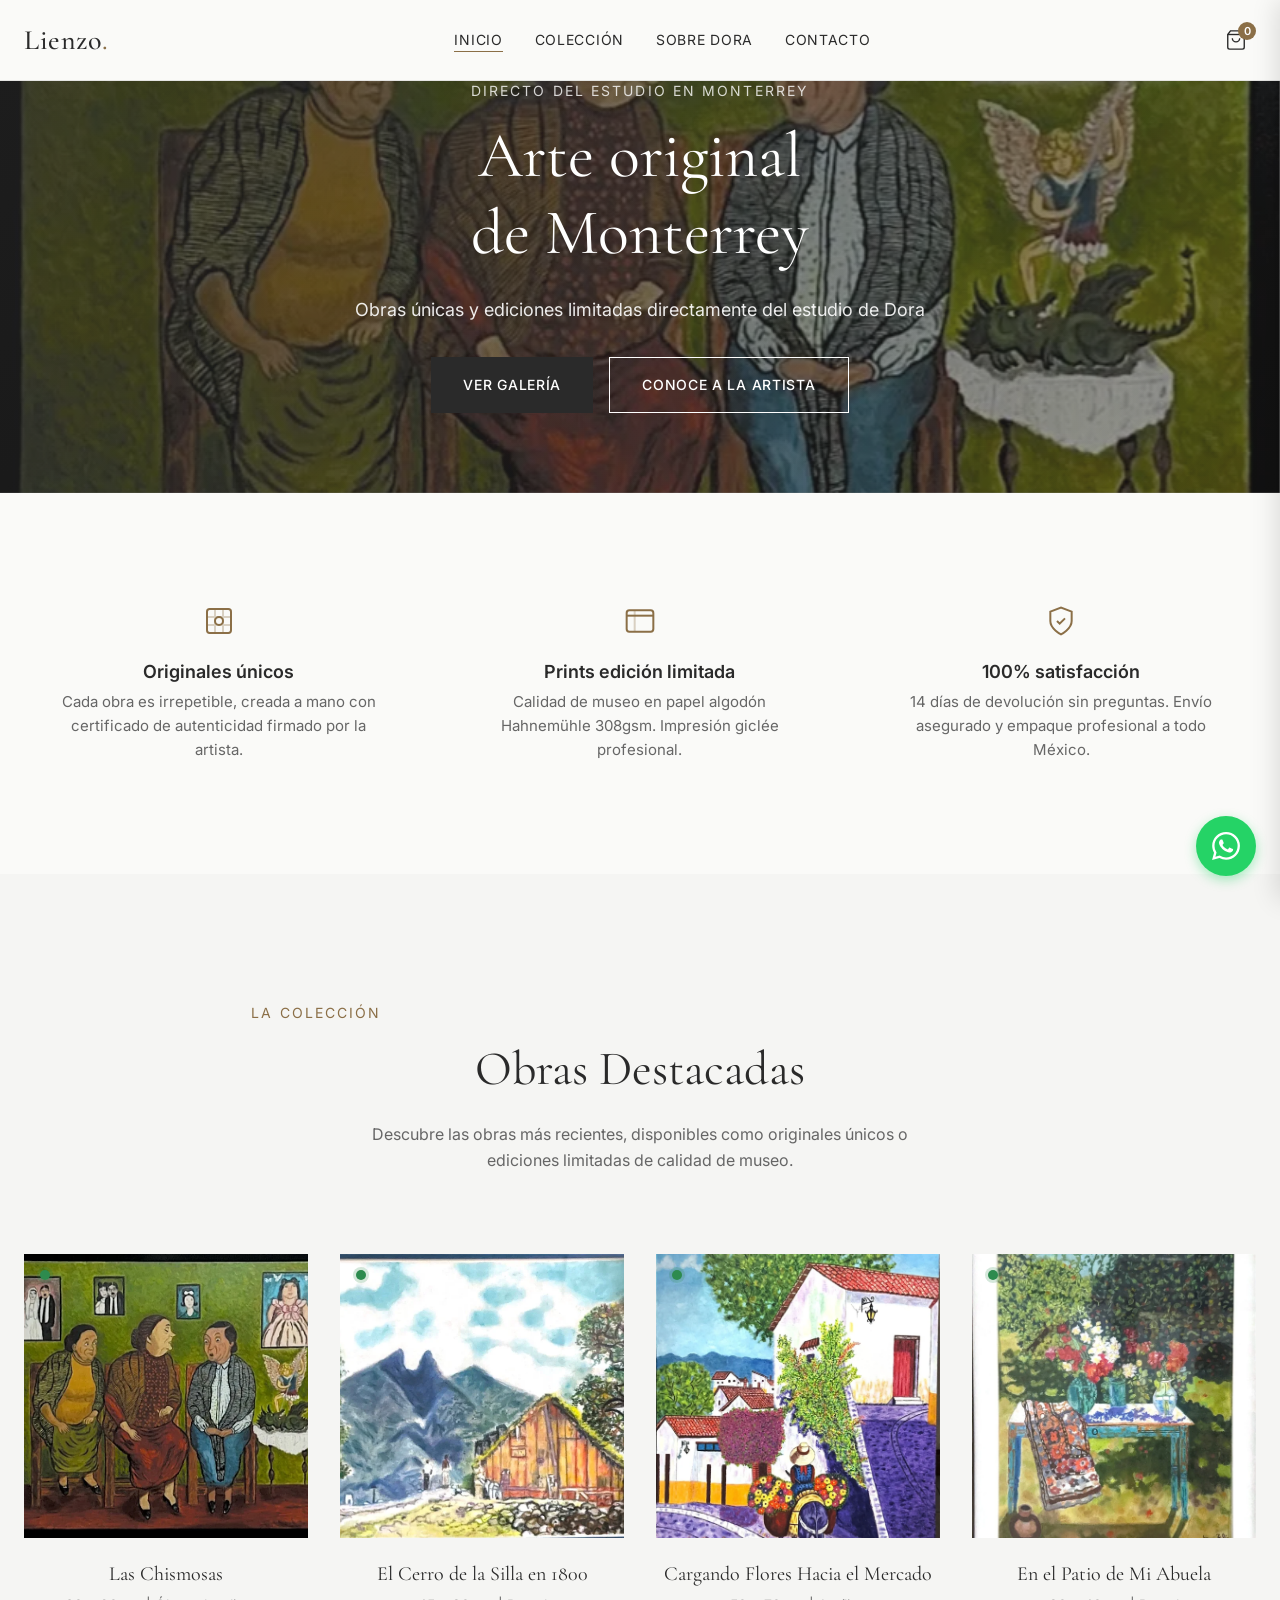
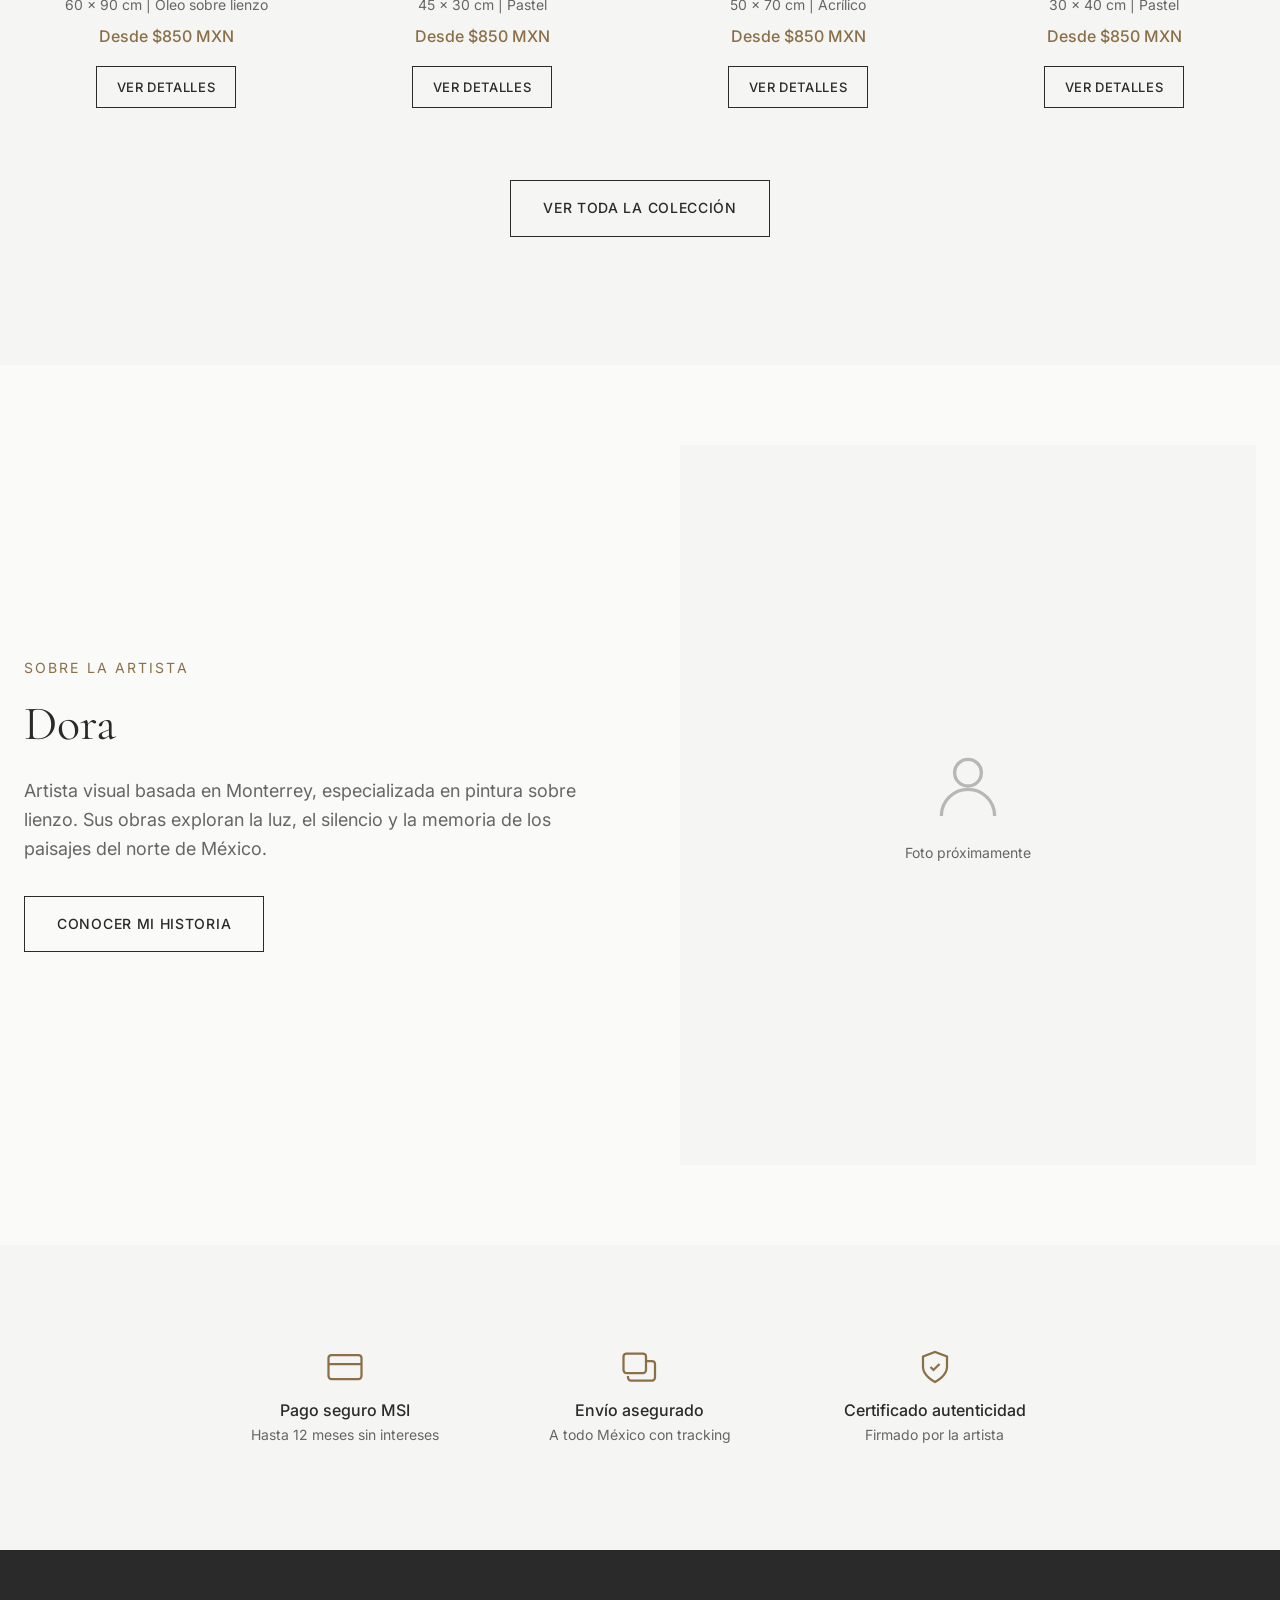
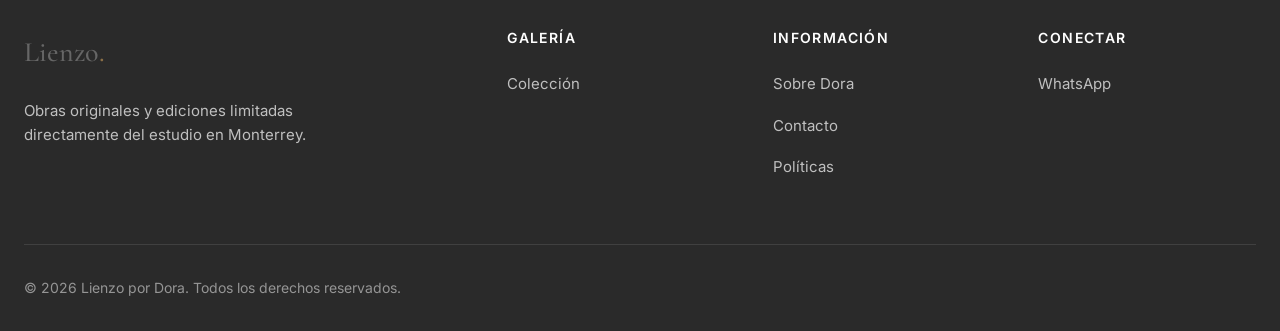
<file: index.html>
<!DOCTYPE html>
<html lang="es-MX">
<head>
  <meta charset="UTF-8">
  <meta name="viewport" content="width=device-width, initial-scale=1.0">
  <meta name="description" content="Lienzo Gallery - Arte original de Monterrey por Dora. Obras únicas y ediciones limitadas con calidad de museo directamente del estudio.">
  <meta property="og:type" content="website">
  <meta property="og:locale" content="es_MX">
  <meta property="og:site_name" content="Lienzo Gallery">
  <meta property="og:title" content="Lienzo | Arte Original de Monterrey por Dora">
  <meta property="og:description" content="Lienzo Gallery - Arte original de Monterrey por Dora. Obras únicas y ediciones limitadas con calidad de museo directamente del estudio.">
  <meta property="og:url" content="https://fevaldez.github.io/lienzo-gallery/">
  <meta property="og:image" content="https://fevaldez.github.io/lienzo-gallery/images/artworks/artwork-01.jpg">
  <meta name="twitter:card" content="summary_large_image">
  <meta name="twitter:title" content="Lienzo | Arte Original de Monterrey por Dora">
  <meta name="twitter:description" content="Lienzo Gallery - Arte original de Monterrey por Dora. Obras únicas y ediciones limitadas con calidad de museo directamente del estudio.">
  <meta name="twitter:image" content="https://fevaldez.github.io/lienzo-gallery/images/artworks/artwork-01.jpg">
  <link rel="canonical" href="https://fevaldez.github.io/lienzo-gallery/">
  <link rel="icon" href="favicon.svg" type="image/svg+xml">
  <link rel="apple-touch-icon" href="apple-touch-icon.png">
  <link rel="dns-prefetch" href="https://wa.me">
  <link rel="preload" as="image" href="images/artworks/artwork-01.webp" type="image/webp">

  <link rel="preconnect" href="https://fonts.googleapis.com">
  <link rel="preconnect" href="https://fonts.gstatic.com" crossorigin>
  <link href="https://fonts.googleapis.com/css2?family=Cormorant+Garamond:ital,wght@0,400;0,500;1,400&family=Inter:wght@400;500;600&display=swap" rel="stylesheet" media="print" onload="this.media='all'">
  <noscript><link href="https://fonts.googleapis.com/css2?family=Cormorant+Garamond:ital,wght@0,400;0,500;1,400&family=Inter:wght@400;500;600&display=swap" rel="stylesheet"></noscript>

  <style>
    :root{--color-bg:#FAFAF8;--color-bg-alt:#F5F5F3;--color-text-primary:#2A2A2A;--color-text-secondary:#666;--color-accent:#8B6F47;--color-accent-hover:#7A6040;--color-border:#E5E5E3;--color-white:#FFF;--color-success:#2D8B4E;--color-whatsapp:#25D366;--font-heading:'Cormorant Garamond',Georgia,serif;--font-body:'Inter',-apple-system,BlinkMacSystemFont,sans-serif;--space-xs:.5rem;--space-sm:1rem;--space-md:1.5rem;--space-lg:2rem;--space-xl:3rem;--space-2xl:5rem;--space-3xl:8rem;--container-max:1400px;--container-narrow:900px;--transition-fast:150ms ease;--transition-base:300ms ease;--transition-slow:500ms ease}
    *,*::before,*::after{box-sizing:border-box;margin:0;padding:0}html{font-size:16px;scroll-behavior:smooth}body{font-family:var(--font-body);font-size:1rem;line-height:1.6;color:var(--color-text-primary);background-color:var(--color-bg);-webkit-font-smoothing:antialiased;-moz-osx-font-smoothing:grayscale;padding-bottom:0}img{max-width:100%;height:auto;display:block}a{color:inherit;text-decoration:none;transition:color var(--transition-fast)}button{font-family:inherit;cursor:pointer;border:none;background:none}ul,ol{list-style:none}
    h1,h2,h3,h4,h5,h6{font-family:var(--font-heading);font-weight:400;line-height:1.2;color:var(--color-text-primary)}h1{font-size:clamp(2.5rem,5vw,4rem)}p{color:var(--color-text-secondary);max-width:65ch}
    .container{width:100%;max-width:var(--container-max);margin:0 auto;padding:0 var(--space-md)}.section{padding:var(--space-2xl) 0}
    .header{position:fixed;top:0;left:0;right:0;z-index:1000;background:var(--color-bg);border-bottom:1px solid var(--color-border);transition:transform var(--transition-base),box-shadow var(--transition-base)}.header__inner{display:flex;justify-content:space-between;align-items:center;height:80px}.header__logo{font-family:var(--font-heading);font-size:1.75rem;font-weight:500;letter-spacing:.02em}.header__logo span{color:var(--color-accent)}
    .nav{display:none}.nav__list{display:flex;gap:var(--space-lg)}.nav__link{font-size:.875rem;letter-spacing:.05em;text-transform:uppercase;position:relative}
    .header__actions{display:flex;align-items:center;gap:1rem}.header__cart{position:relative;display:flex;align-items:center;justify-content:center;width:40px;height:40px}.header__cart-count{position:absolute;top:2px;right:0;min-width:18px;height:18px;background:var(--color-accent);color:#fff;font-size:.6875rem;font-weight:600;border-radius:9px;display:flex;align-items:center;justify-content:center;padding:0 4px}
    .menu-toggle{display:flex;flex-direction:column;justify-content:center;gap:6px;width:28px;height:28px;z-index:1001}.menu-toggle span{display:block;width:100%;height:1.5px;background:var(--color-text-primary);transition:transform var(--transition-base),opacity var(--transition-base)}
    .mobile-nav{position:fixed;top:0;left:0;right:0;bottom:0;background:var(--color-bg);z-index:999;display:flex;flex-direction:column;justify-content:center;align-items:center;opacity:0;visibility:hidden;transition:opacity var(--transition-base),visibility var(--transition-base)}
    .btn{display:inline-flex;align-items:center;justify-content:center;gap:var(--space-xs);padding:1rem 2rem;font-size:.875rem;font-weight:500;letter-spacing:.05em;text-transform:uppercase;border-radius:0;transition:all var(--transition-base)}.btn--primary{background:var(--color-text-primary);color:var(--color-white)}.btn--outline{background:transparent;border:1px solid var(--color-text-primary);color:var(--color-text-primary)}.btn--outline-light{border-color:var(--color-white);color:var(--color-white)}
    .visually-hidden{position:absolute;width:1px;height:1px;padding:0;margin:-1px;overflow:hidden;clip:rect(0,0,0,0);border:0}
    .hero{min-height:100vh;min-height:-webkit-fill-available;display:flex;align-items:center;padding-top:80px;position:relative;overflow:hidden}.hero__bg{position:absolute;top:0;left:0;width:100%;height:100%;background-size:cover;background-position:center;background-repeat:no-repeat;background-attachment:scroll;-webkit-transform:translateZ(0);transform:translateZ(0)}.hero__bg img{width:100%;height:100%;object-fit:cover;object-position:center}.hero__overlay{position:absolute;top:0;left:0;width:100%;height:100%;background:linear-gradient(135deg,rgba(42,42,42,.7) 0%,rgba(42,42,42,.4) 100%)}.hero__content{display:grid;gap:var(--space-xl);align-items:center;position:relative;z-index:1}.hero__content--centered{justify-items:center}.hero__text{text-align:center}.hero__text--overlay{color:var(--color-white)}.hero__text--overlay h1,.hero__text--overlay h2{color:var(--color-white)}.hero__text--overlay p{color:rgba(255,255,255,.9)}.hero__text--overlay .hero__tagline{color:rgba(255,255,255,.8)}.hero__tagline{font-size:.875rem;letter-spacing:.15em;text-transform:uppercase;color:var(--color-accent);margin-bottom:var(--space-sm)}.hero__title{margin-bottom:var(--space-md)}.hero__subtitle{font-size:1.125rem;margin-bottom:var(--space-lg);margin-left:auto;margin-right:auto}.hero__actions{display:flex;gap:var(--space-sm);justify-content:center;flex-wrap:wrap}
    @media(max-width:639px){body{padding-bottom:60px}.hero{min-height:80vh;min-height:-webkit-fill-available}}
    @media(min-width:768px){.nav{display:block}.menu-toggle{display:none}.hero__content--centered{grid-template-columns:1fr}.hero__text--overlay{text-align:center}}
  </style>
  <link rel="stylesheet" href="css/styles.css" media="print" onload="this.media='all'">
  <noscript><link rel="stylesheet" href="css/styles.css"></noscript>

  <title>Lienzo | Arte Original de Monterrey por Dora</title>

  <script type="application/ld+json">
  {
    "@context": "https://schema.org",
    "@type": "ArtGallery",
    "name": "Lienzo Gallery",
    "description": "Arte original de Monterrey por Dora. Obras únicas y ediciones limitadas con calidad de museo.",
    "url": "https://fevaldez.github.io/lienzo-gallery/",
    "image": "https://fevaldez.github.io/lienzo-gallery/images/artworks/artwork-01.jpg",
    "address": {
      "@type": "PostalAddress",
      "addressLocality": "Monterrey",
      "addressRegion": "Nuevo León",
      "addressCountry": "MX"
    },
    "founder": {
      "@type": "Person",
      "name": "Dora Martínez"
    }
  }
  </script>
</head>
<body>
  <a href="#main-content" class="visually-hidden">Ir al contenido principal</a>

  <!-- Header -->
  <header class="header" role="banner">
    <div class="container">
      <div class="header__inner">
        <a href="index.html" class="header__logo" aria-label="Lienzo - Inicio">Lienzo<span>.</span></a>
        <nav class="nav" role="navigation" aria-label="Navegación principal">
          <ul class="nav__list">
            <li><a href="index.html" class="nav__link nav__link--active">Inicio</a></li>
            <li><a href="gallery.html" class="nav__link">Colección</a></li>
            <li><a href="about.html" class="nav__link">Sobre Dora</a></li>
            <li><a href="contact.html" class="nav__link">Contacto</a></li>
          </ul>
        </nav>
        <div class="header__actions">
          <button class="header__cart" id="cart-toggle" aria-label="Carrito">
            <svg width="22" height="22" viewBox="0 0 24 24" fill="none" stroke="currentColor" stroke-width="1.5"><path d="M6 2L3 6v14a2 2 0 002 2h14a2 2 0 002-2V6l-3-4z"/><line x1="3" y1="6" x2="21" y2="6"/><path d="M16 10a4 4 0 01-8 0"/></svg>
            <span class="header__cart-count" id="cart-count" hidden>0</span>
          </button>
          <button class="menu-toggle" aria-label="Abrir menú" aria-expanded="false">
            <span></span><span></span><span></span>
          </button>
        </div>
      </div>
    </div>
  </header>

  <!-- Mobile Navigation Overlay -->
  <nav class="mobile-nav" role="navigation" aria-label="Navegación móvil">
    <ul class="mobile-nav__list">
      <li class="mobile-nav__item"><a href="index.html" class="mobile-nav__link">Inicio</a></li>
      <li class="mobile-nav__item"><a href="gallery.html" class="mobile-nav__link">Colección</a></li>
      <li class="mobile-nav__item"><a href="about.html" class="mobile-nav__link">Sobre Dora</a></li>
      <li class="mobile-nav__item"><a href="contact.html" class="mobile-nav__link">Contacto</a></li>
    </ul>
  </nav>

  <main id="main-content">
    <!-- Hero Section -->
    <section class="hero section" aria-labelledby="hero-title">
      <div class="hero__bg">
        <picture>
          <source srcset="images/artworks/artwork-01.webp" type="image/webp">
          <img src="images/artworks/artwork-01.jpg" alt="" fetchpriority="high" width="841" height="658">
        </picture>
      </div>
      <div class="hero__overlay"></div>
      <div class="container">
        <div class="hero__content hero__content--centered">
          <div class="hero__text hero__text--overlay">
            <p class="hero__tagline">Directo del estudio en Monterrey</p>
            <h1 id="hero-title" class="hero__title">Arte original<br>de Monterrey</h1>
            <p class="hero__subtitle">Obras únicas y ediciones limitadas directamente del estudio de Dora</p>
            <div class="hero__actions">
              <a href="gallery.html" class="btn btn--primary">Ver galería</a>
              <a href="about.html" class="btn btn--outline btn--outline-light">Conoce a la artista</a>
            </div>
          </div>
        </div>
      </div>
    </section>

    <!-- Value Propositions -->
    <section class="section" aria-labelledby="value-title">
      <div class="container">
        <div class="value-grid">
          <div class="value-card">
            <div class="value-card__icon">
              <svg width="32" height="32" viewBox="0 0 24 24" fill="none" stroke="currentColor" stroke-width="1.5"><rect x="3" y="3" width="18" height="18" rx="2"/><circle cx="12" cy="12" r="3"/><path d="M3 9h18M3 15h18M9 3v18M15 3v18" opacity="0.3"/></svg>
            </div>
            <h3 class="value-card__title">Originales únicos</h3>
            <p class="value-card__text">Cada obra es irrepetible, creada a mano con certificado de autenticidad firmado por la artista.</p>
          </div>
          <div class="value-card">
            <div class="value-card__icon">
              <svg width="32" height="32" viewBox="0 0 24 24" fill="none" stroke="currentColor" stroke-width="1.5"><rect x="2" y="4" width="20" height="16" rx="2"/><path d="M2 8h20"/><path d="M8 4v16" opacity="0.3"/></svg>
            </div>
            <h3 class="value-card__title">Prints edición limitada</h3>
            <p class="value-card__text">Calidad de museo en papel algodón Hahnemühle 308gsm. Impresión giclée profesional.</p>
          </div>
          <div class="value-card">
            <div class="value-card__icon">
              <svg width="32" height="32" viewBox="0 0 24 24" fill="none" stroke="currentColor" stroke-width="1.5"><path d="M12 22s8-4 8-10V5l-8-3-8 3v7c0 6 8 10 8 10z"/><path d="M9 12l2 2 4-4"/></svg>
            </div>
            <h3 class="value-card__title">100% satisfacción</h3>
            <p class="value-card__text">14 días de devolución sin preguntas. Envío asegurado y empaque profesional a todo México.</p>
          </div>
        </div>
      </div>
    </section>

    <!-- Featured Works -->
    <section class="section section--large" style="background: var(--color-bg-alt);" aria-labelledby="featured-title">
      <div class="container">
        <header class="section-header">
          <p class="section-header__subtitle">La Colección</p>
          <h2 id="featured-title" class="section-header__title">Obras Destacadas</h2>
          <p class="section-header__description">Descubre las obras más recientes, disponibles como originales únicos o ediciones limitadas de calidad de museo.</p>
        </header>

        <div class="artwork-grid">
          <article class="artwork-card" data-status="disponible">
            <a href="product-01.html" aria-label="Ver Las Chismosas">
              <div class="artwork-card__image">
                <span class="artwork-card__status artwork-card__status--available"></span>
                <picture>
                  <source srcset="images/artworks/artwork-01.webp" type="image/webp">
                  <img src="images/artworks/artwork-01.jpg" alt="Las Chismosas - Obra original por Dora" loading="lazy" decoding="async" width="841" height="658">
                </picture>
                <div class="artwork-card__overlay">
                  <span class="artwork-card__overlay-price">Original: $48,500 MXN</span>
                  <span class="artwork-card__overlay-prints">Prints desde: $850 MXN</span>
                </div>
              </div>
              <div class="artwork-card__info">
                <h3 class="artwork-card__title">Las Chismosas</h3>
                <p class="artwork-card__meta">60 × 90 cm | Óleo sobre lienzo</p>
                <p class="artwork-card__price">Desde $850 MXN</p>
                <span class="btn btn--small btn--outline">Ver detalles</span>
              </div>
            </a>
          </article>

          <article class="artwork-card" data-status="disponible">
            <a href="product-02.html" aria-label="Ver El Cerro de la Silla en 1800">
              <div class="artwork-card__image">
                <span class="artwork-card__status artwork-card__status--available"></span>
                <picture>
                  <source srcset="images/artworks/artwork-02.webp" type="image/webp">
                  <img src="images/artworks/artwork-02.jpg" alt="El Cerro de la Silla en 1800 - Obra original por Dora" loading="lazy" decoding="async" width="1115" height="719">
                </picture>
                <div class="artwork-card__overlay">
                  <span class="artwork-card__overlay-price">Original: $35,000 MXN</span>
                  <span class="artwork-card__overlay-prints">Prints desde: $850 MXN</span>
                </div>
              </div>
              <div class="artwork-card__info">
                <h3 class="artwork-card__title">El Cerro de la Silla en 1800</h3>
                <p class="artwork-card__meta">45 × 30 cm | Pastel</p>
                <p class="artwork-card__price">Desde $850 MXN</p>
                <span class="btn btn--small btn--outline">Ver detalles</span>
              </div>
            </a>
          </article>

          <article class="artwork-card" data-status="disponible">
            <a href="product-03.html" aria-label="Ver Cargando Flores Hacia el Mercado">
              <div class="artwork-card__image">
                <span class="artwork-card__status artwork-card__status--available"></span>
                <picture>
                  <source srcset="images/artworks/artwork-03.webp" type="image/webp">
                  <img src="images/artworks/artwork-03.jpg" alt="Cargando Flores Hacia el Mercado - Obra original por Dora" loading="lazy" decoding="async" width="1200" height="1699">
                </picture>
                <div class="artwork-card__overlay">
                  <span class="artwork-card__overlay-price">Original: $55,000 MXN</span>
                  <span class="artwork-card__overlay-prints">Prints desde: $850 MXN</span>
                </div>
              </div>
              <div class="artwork-card__info">
                <h3 class="artwork-card__title">Cargando Flores Hacia el Mercado</h3>
                <p class="artwork-card__meta">50 × 70 cm | Acrílico</p>
                <p class="artwork-card__price">Desde $850 MXN</p>
                <span class="btn btn--small btn--outline">Ver detalles</span>
              </div>
            </a>
          </article>

          <article class="artwork-card" data-status="disponible">
            <a href="product-04.html" aria-label="Ver En el Patio de Mi Abuela">
              <div class="artwork-card__image">
                <span class="artwork-card__status artwork-card__status--available"></span>
                <picture>
                  <source srcset="images/artworks/artwork-04.webp" type="image/webp">
                  <img src="images/artworks/artwork-04.jpg" alt="En el Patio de Mi Abuela - Obra original por Dora" loading="lazy" decoding="async" width="1200" height="1514">
                </picture>
                <div class="artwork-card__overlay">
                  <span class="artwork-card__overlay-price">Original: $42,000 MXN</span>
                  <span class="artwork-card__overlay-prints">Prints desde: $850 MXN</span>
                </div>
              </div>
              <div class="artwork-card__info">
                <h3 class="artwork-card__title">En el Patio de Mi Abuela</h3>
                <p class="artwork-card__meta">30 × 40 cm | Pastel</p>
                <p class="artwork-card__price">Desde $850 MXN</p>
                <span class="btn btn--small btn--outline">Ver detalles</span>
              </div>
            </a>
          </article>
        </div>

        <div class="text-center mt-xl">
          <a href="gallery.html" class="btn btn--outline">Ver Toda la Colección</a>
        </div>
      </div>
    </section>

    <!-- About Preview -->
    <section class="section" aria-labelledby="about-preview-title">
      <div class="container">
        <div class="hero__content">
          <div class="hero__image">
            <div class="placeholder-portrait" aria-label="Retrato de Dora - próximamente">
              <svg width="80" height="80" viewBox="0 0 24 24" fill="none" stroke="currentColor" stroke-width="1" opacity="0.3"><circle cx="12" cy="8" r="4"/><path d="M20 21a8 8 0 10-16 0"/></svg>
              <span>Foto próximamente</span>
            </div>
          </div>
          <div class="hero__text">
            <p class="hero__tagline">Sobre la Artista</p>
            <h2 id="about-preview-title" class="hero__title">Dora</h2>
            <p class="hero__subtitle">Artista visual basada en Monterrey, especializada en pintura sobre lienzo. Sus obras exploran la luz, el silencio y la memoria de los paisajes del norte de México.</p>
            <a href="about.html" class="btn btn--outline">Conocer Mi Historia</a>
          </div>
        </div>
      </div>
    </section>

    <!-- Trust Badges -->
    <section class="section" style="background: var(--color-bg-alt);">
      <div class="container container--narrow">
        <div class="trust-grid">
          <div class="trust-badge">
            <svg width="36" height="36" viewBox="0 0 24 24" fill="none" stroke="var(--color-accent)" stroke-width="1.5"><rect x="1" y="4" width="22" height="16" rx="2"/><path d="M1 10h22"/></svg>
            <h4>Pago seguro MSI</h4>
            <p>Hasta 12 meses sin intereses</p>
          </div>
          <div class="trust-badge">
            <svg width="36" height="36" viewBox="0 0 24 24" fill="none" stroke="var(--color-accent)" stroke-width="1.5"><rect x="1" y="3" width="15" height="13" rx="2"/><path d="M16 8h4a2 2 0 0 1 2 2v9a2 2 0 0 1-2 2H6a2 2 0 0 1-2-2v-1"/></svg>
            <h4>Envío asegurado</h4>
            <p>A todo México con tracking</p>
          </div>
          <div class="trust-badge">
            <svg width="36" height="36" viewBox="0 0 24 24" fill="none" stroke="var(--color-accent)" stroke-width="1.5"><path d="M12 22s8-4 8-10V5l-8-3-8 3v7c0 6 8 10 8 10z"/><path d="M9 12l2 2 4-4"/></svg>
            <h4>Certificado autenticidad</h4>
            <p>Firmado por la artista</p>
          </div>
        </div>
      </div>
    </section>
  </main>

  <!-- WhatsApp Floating Button -->
  <a href="https://wa.me/521XXXXXXXXXX?text=Hola,%20me%20interesa%20una%20obra" class="whatsapp-float" target="_blank" rel="noopener" aria-label="Contactar por WhatsApp">
    <svg width="28" height="28" viewBox="0 0 24 24" fill="#FFFFFF"><path d="M17.472 14.382c-.297-.149-1.758-.867-2.03-.967-.273-.099-.471-.148-.67.15-.197.297-.767.966-.94 1.164-.173.199-.347.223-.644.075-.297-.15-1.255-.463-2.39-1.475-.883-.788-1.48-1.761-1.653-2.059-.173-.297-.018-.458.13-.606.134-.133.298-.347.446-.52.149-.174.198-.298.298-.497.099-.198.05-.371-.025-.52-.075-.149-.669-1.612-.916-2.207-.242-.579-.487-.5-.669-.51-.173-.008-.371-.01-.57-.01-.198 0-.52.074-.792.372-.272.297-1.04 1.016-1.04 2.479 0 1.462 1.065 2.875 1.213 3.074.149.198 2.096 3.2 5.077 4.487.709.306 1.262.489 1.694.625.712.227 1.36.195 1.871.118.571-.085 1.758-.719 2.006-1.413.248-.694.248-1.289.173-1.413-.074-.124-.272-.198-.57-.347m-5.421 7.403h-.004a9.87 9.87 0 01-5.031-1.378l-.361-.214-3.741.982.998-3.648-.235-.374a9.86 9.86 0 01-1.51-5.26c.001-5.45 4.436-9.884 9.888-9.884 2.64 0 5.122 1.03 6.988 2.898a9.825 9.825 0 012.893 6.994c-.003 5.45-4.437 9.884-9.885 9.884m8.413-18.297A11.815 11.815 0 0012.05 0C5.495 0 .16 5.335.157 11.892c0 2.096.547 4.142 1.588 5.945L.057 24l6.305-1.654a11.882 11.882 0 005.683 1.448h.005c6.554 0 11.89-5.335 11.893-11.893a11.821 11.821 0 00-3.48-8.413z"/></svg>
  </a>

  <!-- Bottom Navigation (Mobile) -->
  <nav class="bottom-nav" aria-label="Navegación inferior">
    <a href="index.html" class="bottom-nav__item bottom-nav__item--active" aria-label="Inicio">
      <svg width="22" height="22" viewBox="0 0 24 24" fill="none" stroke="currentColor" stroke-width="1.5"><path d="M3 9l9-7 9 7v11a2 2 0 01-2 2H5a2 2 0 01-2-2z"/></svg>
      <span>Inicio</span>
    </a>
    <a href="gallery.html" class="bottom-nav__item" aria-label="Galería">
      <svg width="22" height="22" viewBox="0 0 24 24" fill="none" stroke="currentColor" stroke-width="1.5"><rect x="3" y="3" width="7" height="7"/><rect x="14" y="3" width="7" height="7"/><rect x="3" y="14" width="7" height="7"/><rect x="14" y="14" width="7" height="7"/></svg>
      <span>Galería</span>
    </a>
    <a href="about.html" class="bottom-nav__item" aria-label="Sobre">
      <svg width="22" height="22" viewBox="0 0 24 24" fill="none" stroke="currentColor" stroke-width="1.5"><circle cx="12" cy="8" r="4"/><path d="M20 21a8 8 0 10-16 0"/></svg>
      <span>Sobre</span>
    </a>
    <a href="contact.html" class="bottom-nav__item" aria-label="Contacto">
      <svg width="22" height="22" viewBox="0 0 24 24" fill="none" stroke="currentColor" stroke-width="1.5"><path d="M21 15a2 2 0 01-2 2H7l-4 4V5a2 2 0 012-2h14a2 2 0 012 2z"/></svg>
      <span>Contacto</span>
    </a>
  </nav>

  <!-- Footer -->
  <footer class="footer" role="contentinfo">
    <div class="container">
      <div class="footer__grid">
        <div class="footer__brand">
          <p class="footer__logo">Lienzo<span>.</span></p>
          <p class="footer__tagline">Obras originales y ediciones limitadas directamente del estudio en Monterrey.</p>
        </div>
        <nav class="footer__nav" aria-label="Galería">
          <h4>Galería</h4>
          <ul>
            <li><a href="gallery.html">Colección</a></li>
          </ul>
        </nav>
        <nav class="footer__nav" aria-label="Información">
          <h4>Información</h4>
          <ul>
            <li><a href="about.html">Sobre Dora</a></li>
            <li><a href="contact.html">Contacto</a></li>
            <li><a href="policies.html">Políticas</a></li>
          </ul>
        </nav>
        <nav class="footer__nav" aria-label="Conectar">
          <h4>Conectar</h4>
          <ul>
            <li><a href="https://wa.me/521XXXXXXXXXX" target="_blank" rel="noopener">WhatsApp</a></li>
          </ul>
        </nav>
      </div>
      <div class="footer__bottom">
        <p class="footer__copyright">&copy; 2026 Lienzo por Dora. Todos los derechos reservados.</p>
      </div>
    </div>
  </footer>

  <!-- Cart Drawer -->
  <div class="cart-backdrop" id="cart-backdrop"></div>
  <aside class="cart-drawer" id="cart-drawer" aria-label="Carrito de compras">
    <div class="cart-drawer__header">
      <h2 class="cart-drawer__title">Carrito</h2>
      <button class="cart-drawer__close" id="cart-close" aria-label="Cerrar carrito">&times;</button>
    </div>
    <div class="cart-drawer__items" id="cart-items">
      <div class="cart-drawer__empty" id="cart-empty">
        <svg width="48" height="48" viewBox="0 0 24 24" fill="none" stroke="currentColor" stroke-width="1"><path d="M6 2L3 6v14a2 2 0 002 2h14a2 2 0 002-2V6l-3-4z"/><line x1="3" y1="6" x2="21" y2="6"/><path d="M16 10a4 4 0 01-8 0"/></svg>
        <p>Tu carrito está vacío</p>
        <a href="gallery.html" style="color: var(--color-accent); text-decoration: underline; font-size: 0.875rem;">Explorar la colección</a>
      </div>
    </div>
    <div class="cart-drawer__footer" id="cart-footer" hidden>
      <div class="cart-drawer__total">
        <span class="cart-drawer__total-label">Total</span>
        <span class="cart-drawer__total-price" id="cart-total">$0 MXN</span>
      </div>
      <a href="#" class="cart-drawer__checkout" id="cart-checkout" target="_blank" rel="noopener">
        <svg width="18" height="18" viewBox="0 0 24 24" fill="currentColor"><path d="M17.472 14.382c-.297-.149-1.758-.867-2.03-.967-.273-.099-.471-.148-.67.15-.197.297-.767.966-.94 1.164-.173.199-.347.223-.644.075-.297-.15-1.255-.463-2.39-1.475-.883-.788-1.48-1.761-1.653-2.059-.173-.297-.018-.458.13-.606.134-.133.298-.347.446-.52.149-.174.198-.298.298-.497.099-.198.05-.371-.025-.52-.075-.149-.669-1.612-.916-2.207-.242-.579-.487-.5-.669-.51-.173-.008-.371-.01-.57-.01-.198 0-.52.074-.792.372-.272.297-1.04 1.016-1.04 2.479 0 1.462 1.065 2.875 1.213 3.074.149.198 2.096 3.2 5.077 4.487.709.306 1.262.489 1.694.625.712.227 1.36.195 1.871.118.571-.085 1.758-.719 2.006-1.413.248-.694.248-1.289.173-1.413-.074-.124-.272-.198-.57-.347m-5.421 7.403h-.004a9.87 9.87 0 01-5.031-1.378l-.361-.214-3.741.982.998-3.648-.235-.374a9.86 9.86 0 01-1.51-5.26c.001-5.45 4.436-9.884 9.888-9.884 2.64 0 5.122 1.03 6.988 2.898a9.825 9.825 0 012.893 6.994c-.003 5.45-4.437 9.884-9.885 9.884m8.413-18.297A11.815 11.815 0 0012.05 0C5.495 0 .16 5.335.157 11.892c0 2.096.547 4.142 1.588 5.945L.057 24l6.305-1.654a11.882 11.882 0 005.683 1.448h.005c6.554 0 11.89-5.335 11.893-11.893a11.821 11.821 0 00-3.48-8.413z"/></svg>
        Continuar por WhatsApp
      </a>
      <button class="cart-drawer__continue" id="cart-continue">Seguir comprando</button>
    </div>
  </aside>

  <script src="js/main.js" defer></script>
</body>
</html>
</file>
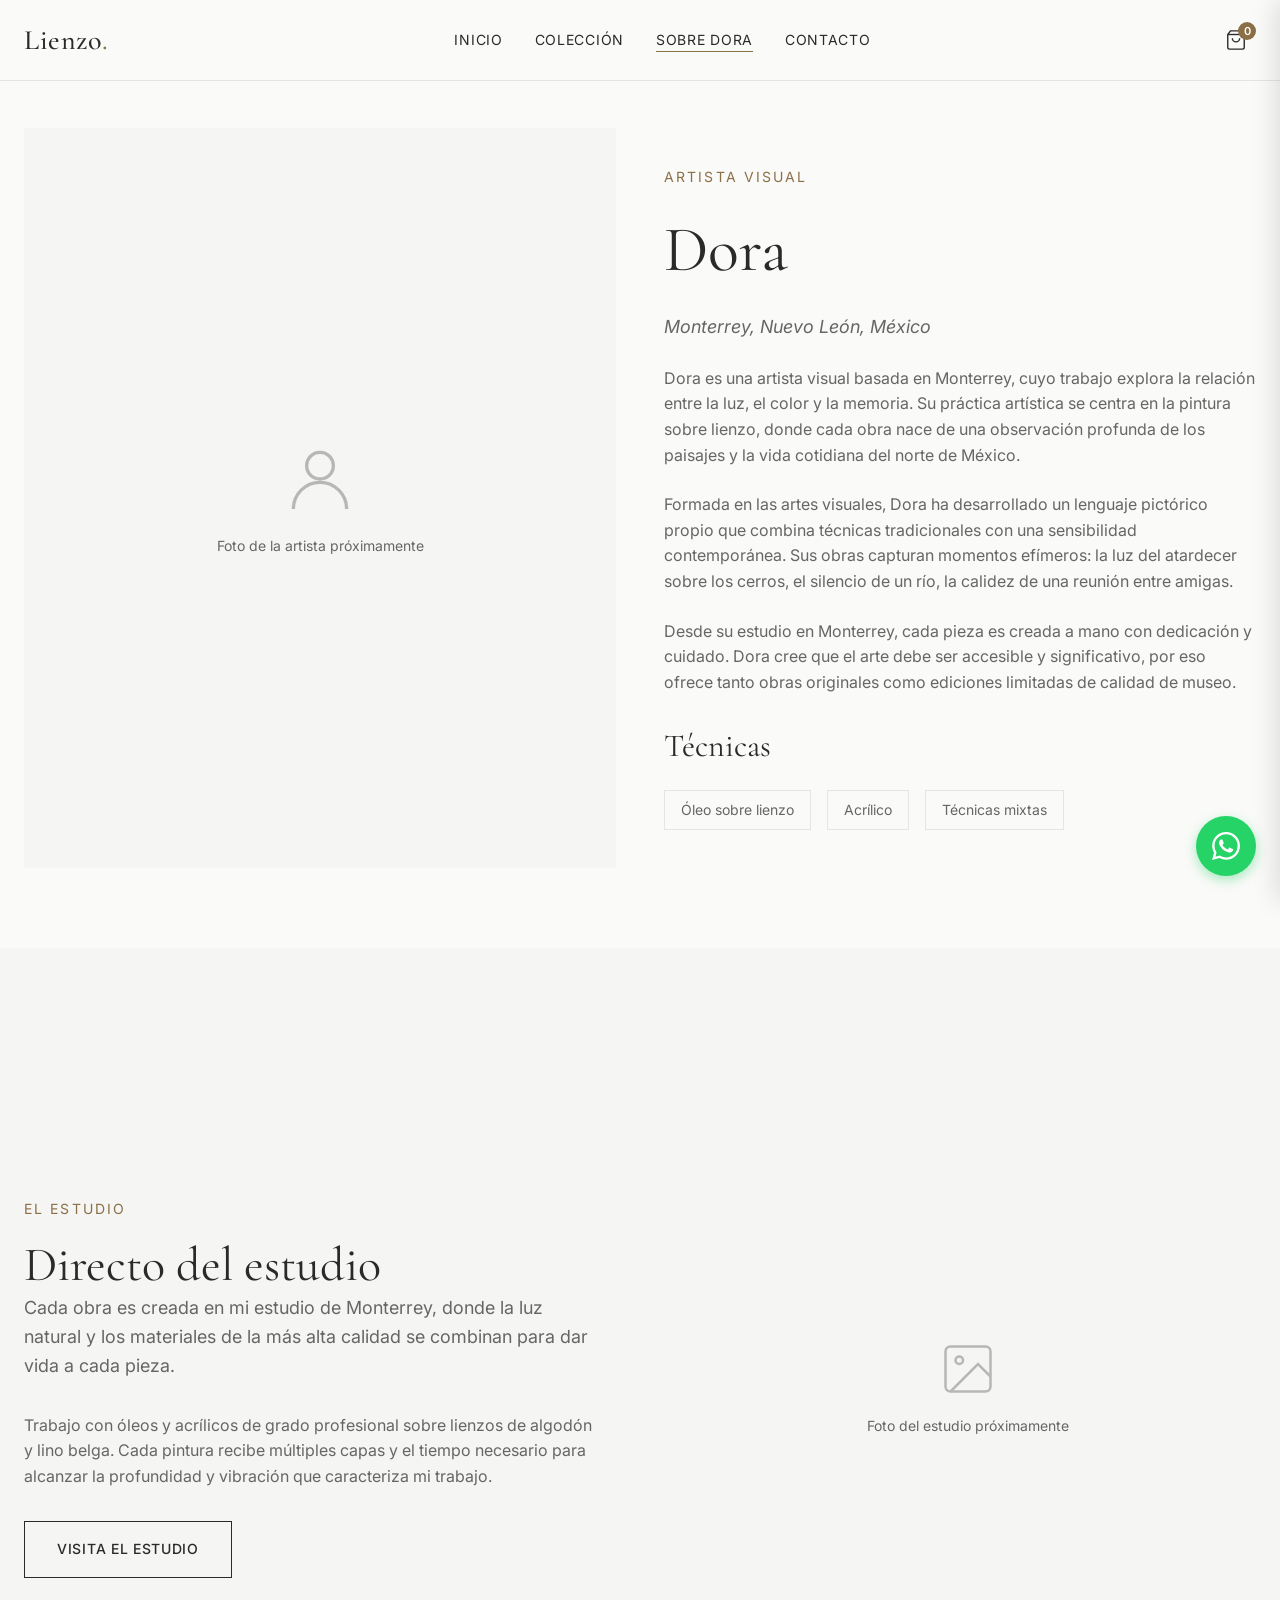
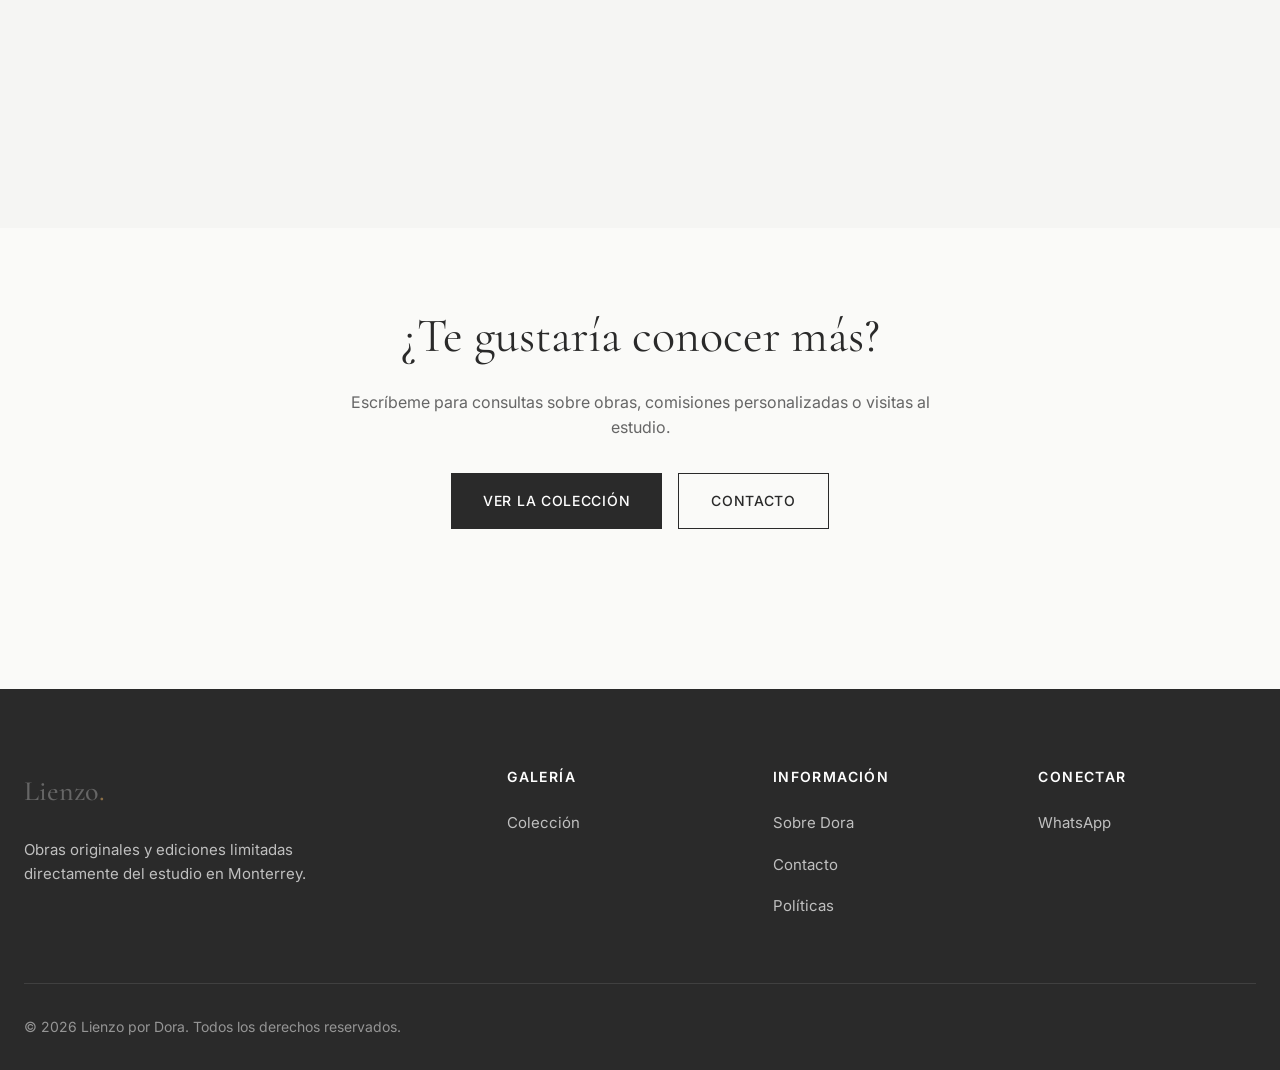
<file: about.html>
<!DOCTYPE html>
<html lang="es-MX">
<head>
  <meta charset="UTF-8">
  <meta name="viewport" content="width=device-width, initial-scale=1.0">
  <meta name="description" content="Conoce a Dora, artista visual de Monterrey. Especializada en óleo, acrílico y técnicas mixtas sobre lienzo.">
  <meta property="og:type" content="website">
  <meta property="og:locale" content="es_MX">
  <meta property="og:site_name" content="Lienzo Gallery">
  <meta property="og:title" content="Sobre Dora | Lienzo Gallery">
  <meta property="og:description" content="Conoce a Dora, artista visual de Monterrey. Especializada en óleo, acrílico y técnicas mixtas sobre lienzo.">
  <meta property="og:url" content="https://fevaldez.github.io/lienzo-gallery/about.html">
  <meta property="og:image" content="https://fevaldez.github.io/lienzo-gallery/images/artworks/artwork-01.jpg">
  <meta name="twitter:card" content="summary_large_image">
  <meta name="twitter:title" content="Sobre Dora | Lienzo Gallery">
  <meta name="twitter:description" content="Conoce a Dora, artista visual de Monterrey. Especializada en óleo, acrílico y técnicas mixtas sobre lienzo.">
  <meta name="twitter:image" content="https://fevaldez.github.io/lienzo-gallery/images/artworks/artwork-01.jpg">
  <link rel="canonical" href="https://fevaldez.github.io/lienzo-gallery/about.html">
  <link rel="icon" href="favicon.svg" type="image/svg+xml">
  <link rel="apple-touch-icon" href="apple-touch-icon.png">
  <link rel="dns-prefetch" href="https://wa.me">

  <link rel="preconnect" href="https://fonts.googleapis.com">
  <link rel="preconnect" href="https://fonts.gstatic.com" crossorigin>
  <link href="https://fonts.googleapis.com/css2?family=Cormorant+Garamond:ital,wght@0,400;0,500;1,400&family=Inter:wght@400;500;600&display=swap" rel="stylesheet" media="print" onload="this.media='all'">
  <noscript><link href="https://fonts.googleapis.com/css2?family=Cormorant+Garamond:ital,wght@0,400;0,500;1,400&family=Inter:wght@400;500;600&display=swap" rel="stylesheet"></noscript>

  <style>
    :root{--color-bg:#FAFAF8;--color-bg-alt:#F5F5F3;--color-text-primary:#2A2A2A;--color-text-secondary:#666;--color-accent:#8B6F47;--color-accent-hover:#7A6040;--color-border:#E5E5E3;--color-white:#FFF;--color-whatsapp:#25D366;--font-heading:'Cormorant Garamond',Georgia,serif;--font-body:'Inter',-apple-system,BlinkMacSystemFont,sans-serif;--space-xs:.5rem;--space-sm:1rem;--space-md:1.5rem;--space-lg:2rem;--space-xl:3rem;--space-2xl:5rem;--container-max:1400px;--transition-fast:150ms ease;--transition-base:300ms ease}
    *,*::before,*::after{box-sizing:border-box;margin:0;padding:0}html{font-size:16px;scroll-behavior:smooth}body{font-family:var(--font-body);font-size:1rem;line-height:1.6;color:var(--color-text-primary);background-color:var(--color-bg);-webkit-font-smoothing:antialiased;-moz-osx-font-smoothing:grayscale;padding-bottom:0}img{max-width:100%;height:auto;display:block}a{color:inherit;text-decoration:none;transition:color var(--transition-fast)}button{font-family:inherit;cursor:pointer;border:none;background:none}ul,ol{list-style:none}
    h1,h2,h3{font-family:var(--font-heading);font-weight:400;line-height:1.2;color:var(--color-text-primary)}h1{font-size:clamp(2.5rem,5vw,4rem)}h2{font-size:clamp(2rem,4vw,3rem)}p{color:var(--color-text-secondary);max-width:65ch}
    .container{width:100%;max-width:var(--container-max);margin:0 auto;padding:0 var(--space-md)}.section{padding:var(--space-2xl) 0}
    .header{position:fixed;top:0;left:0;right:0;z-index:1000;background:var(--color-bg);border-bottom:1px solid var(--color-border);transition:transform var(--transition-base),box-shadow var(--transition-base)}.header__inner{display:flex;justify-content:space-between;align-items:center;height:80px}.header__logo{font-family:var(--font-heading);font-size:1.75rem;font-weight:500;letter-spacing:.02em}.header__logo span{color:var(--color-accent)}
    .nav{display:none}.nav__list{display:flex;gap:var(--space-lg)}.nav__link{font-size:.875rem;letter-spacing:.05em;text-transform:uppercase;position:relative}
    .header__actions{display:flex;align-items:center;gap:1rem}.header__cart{position:relative;display:flex;align-items:center;justify-content:center;width:40px;height:40px}.header__cart-count{position:absolute;top:2px;right:0;min-width:18px;height:18px;background:var(--color-accent);color:#fff;font-size:.6875rem;font-weight:600;border-radius:9px;display:flex;align-items:center;justify-content:center;padding:0 4px}
    .menu-toggle{display:flex;flex-direction:column;justify-content:center;gap:6px;width:28px;height:28px;z-index:1001}.menu-toggle span{display:block;width:100%;height:1.5px;background:var(--color-text-primary);transition:transform var(--transition-base),opacity var(--transition-base)}
    .mobile-nav{position:fixed;top:0;left:0;right:0;bottom:0;background:var(--color-bg);z-index:999;display:flex;flex-direction:column;justify-content:center;align-items:center;opacity:0;visibility:hidden;transition:opacity var(--transition-base),visibility var(--transition-base)}
    .btn{display:inline-flex;align-items:center;justify-content:center;gap:var(--space-xs);padding:1rem 2rem;font-size:.875rem;font-weight:500;letter-spacing:.05em;text-transform:uppercase;border-radius:0;transition:all var(--transition-base)}.btn--primary{background:var(--color-text-primary);color:var(--color-white)}.btn--outline{background:transparent;border:1px solid var(--color-text-primary);color:var(--color-text-primary)}
    .visually-hidden{position:absolute;width:1px;height:1px;padding:0;margin:-1px;overflow:hidden;clip:rect(0,0,0,0);border:0}
    .about-hero{padding-top:calc(80px + var(--space-xl))}.about-hero__grid{display:grid;gap:var(--space-xl);align-items:center}.about-hero__image{aspect-ratio:4/5;overflow:hidden}
    .hero__tagline{font-size:.875rem;letter-spacing:.15em;text-transform:uppercase;color:var(--color-accent);margin-bottom:var(--space-sm)}
    .placeholder-portrait{width:100%;aspect-ratio:4/5;background:var(--color-bg-alt);display:flex;flex-direction:column;align-items:center;justify-content:center;gap:var(--space-sm)}.placeholder-portrait span{font-size:.875rem;color:var(--color-text-secondary)}
    @media(max-width:639px){body{padding-bottom:60px}}
    @media(min-width:768px){.nav{display:block}.menu-toggle{display:none}.about-hero__grid{grid-template-columns:1fr 1fr}}
  </style>
  <link rel="stylesheet" href="css/styles.css" media="print" onload="this.media='all'">
  <noscript><link rel="stylesheet" href="css/styles.css"></noscript>

  <title>Sobre Dora | Lienzo Gallery</title>

  <script type="application/ld+json">
  {
    "@context": "https://schema.org",
    "@type": "Person",
    "name": "Dora Martínez",
    "jobTitle": "Artista Visual",
    "description": "Artista visual basada en Monterrey, especializada en óleo, acrílico y técnicas mixtas sobre lienzo.",
    "url": "https://fevaldez.github.io/lienzo-gallery/about.html",
    "address": {
      "@type": "PostalAddress",
      "addressLocality": "Monterrey",
      "addressRegion": "Nuevo León",
      "addressCountry": "MX"
    }
  }
  </script>
</head>
<body>
  <a href="#main-content" class="visually-hidden">Ir al contenido principal</a>

  <header class="header" role="banner">
    <div class="container">
      <div class="header__inner">
        <a href="index.html" class="header__logo" aria-label="Lienzo - Inicio">Lienzo<span>.</span></a>
        <nav class="nav" role="navigation" aria-label="Navegación principal">
          <ul class="nav__list">
            <li><a href="index.html" class="nav__link">Inicio</a></li>
            <li><a href="gallery.html" class="nav__link">Colección</a></li>
            <li><a href="about.html" class="nav__link nav__link--active">Sobre Dora</a></li>
            <li><a href="contact.html" class="nav__link">Contacto</a></li>
          </ul>
        </nav>
        <div class="header__actions">
          <button class="header__cart" id="cart-toggle" aria-label="Carrito">
            <svg width="22" height="22" viewBox="0 0 24 24" fill="none" stroke="currentColor" stroke-width="1.5"><path d="M6 2L3 6v14a2 2 0 002 2h14a2 2 0 002-2V6l-3-4z"/><line x1="3" y1="6" x2="21" y2="6"/><path d="M16 10a4 4 0 01-8 0"/></svg>
            <span class="header__cart-count" id="cart-count" hidden>0</span>
          </button>
          <button class="menu-toggle" aria-label="Abrir menú" aria-expanded="false"><span></span><span></span><span></span></button>
        </div>
      </div>
    </div>
  </header>

  <nav class="mobile-nav" role="navigation" aria-label="Navegación móvil">
    <ul class="mobile-nav__list">
      <li class="mobile-nav__item"><a href="index.html" class="mobile-nav__link">Inicio</a></li>
      <li class="mobile-nav__item"><a href="gallery.html" class="mobile-nav__link">Colección</a></li>
      <li class="mobile-nav__item"><a href="about.html" class="mobile-nav__link">Sobre Dora</a></li>
      <li class="mobile-nav__item"><a href="contact.html" class="mobile-nav__link">Contacto</a></li>
    </ul>
  </nav>

  <main id="main-content">
    <section class="about-hero section">
      <div class="container">
        <div class="about-hero__grid">
          <div class="about-hero__image">
            <div class="placeholder-portrait" aria-label="Retrato de Dora - próximamente">
              <svg width="80" height="80" viewBox="0 0 24 24" fill="none" stroke="currentColor" stroke-width="1" opacity="0.3"><circle cx="12" cy="8" r="4"/><path d="M20 21a8 8 0 10-16 0"/></svg>
              <span>Foto de la artista próximamente</span>
            </div>
          </div>
          <div class="about-hero__content">
            <p class="hero__tagline">Artista Visual</p>
            <h1>Dora</h1>
            <p style="font-size: 1.125rem; color: var(--color-text-secondary); font-style: italic; margin-bottom: var(--space-md);">Monterrey, Nuevo León, México</p>
            <p>Dora es una artista visual basada en Monterrey, cuyo trabajo explora la relación entre la luz, el color y la memoria. Su práctica artística se centra en la pintura sobre lienzo, donde cada obra nace de una observación profunda de los paisajes y la vida cotidiana del norte de México.</p>
            <p>Formada en las artes visuales, Dora ha desarrollado un lenguaje pictórico propio que combina técnicas tradicionales con una sensibilidad contemporánea. Sus obras capturan momentos efímeros: la luz del atardecer sobre los cerros, el silencio de un río, la calidez de una reunión entre amigas.</p>
            <p>Desde su estudio en Monterrey, cada pieza es creada a mano con dedicación y cuidado. Dora cree que el arte debe ser accesible y significativo, por eso ofrece tanto obras originales como ediciones limitadas de calidad de museo.</p>
            <div class="about-techniques">
              <h3>Técnicas</h3>
              <div class="technique-list">
                <span class="technique-tag">Óleo sobre lienzo</span>
                <span class="technique-tag">Acrílico</span>
                <span class="technique-tag">Técnicas mixtas</span>
              </div>
            </div>
          </div>
        </div>
      </div>
    </section>

    <section class="section" style="background: var(--color-bg-alt);">
      <div class="container">
        <div class="hero__content">
          <div class="hero__text">
            <p class="hero__tagline">El Estudio</p>
            <h2>Directo del estudio</h2>
            <p class="hero__subtitle">Cada obra es creada en mi estudio de Monterrey, donde la luz natural y los materiales de la más alta calidad se combinan para dar vida a cada pieza.</p>
            <p style="color: var(--color-text-secondary); margin-bottom: var(--space-lg);">Trabajo con óleos y acrílicos de grado profesional sobre lienzos de algodón y lino belga. Cada pintura recibe múltiples capas y el tiempo necesario para alcanzar la profundidad y vibración que caracteriza mi trabajo.</p>
            <a href="contact.html" class="btn btn--outline">Visita el estudio</a>
          </div>
          <div class="hero__image">
            <div class="placeholder-portrait" aria-label="Foto del estudio - próximamente">
              <svg width="60" height="60" viewBox="0 0 24 24" fill="none" stroke="currentColor" stroke-width="1" opacity="0.3"><rect x="3" y="3" width="18" height="18" rx="2"/><circle cx="8.5" cy="8.5" r="1.5"/><path d="M21 15l-5-5L5 21"/></svg>
              <span>Foto del estudio próximamente</span>
            </div>
          </div>
        </div>
      </div>
    </section>

    <section class="section">
      <div class="container">
        <div class="section-header">
          <h2 class="section-header__title">¿Te gustaría conocer más?</h2>
          <p class="section-header__description">Escríbeme para consultas sobre obras, comisiones personalizadas o visitas al estudio.</p>
          <div class="mt-lg" style="display: flex; gap: var(--space-sm); justify-content: center; flex-wrap: wrap;">
            <a href="gallery.html" class="btn btn--primary">Ver la colección</a>
            <a href="contact.html" class="btn btn--outline">Contacto</a>
          </div>
        </div>
      </div>
    </section>
  </main>

  <a href="https://wa.me/521XXXXXXXXXX?text=Hola,%20me%20interesa%20una%20obra" class="whatsapp-float" target="_blank" rel="noopener" aria-label="Contactar por WhatsApp">
    <svg width="28" height="28" viewBox="0 0 24 24" fill="#FFFFFF"><path d="M17.472 14.382c-.297-.149-1.758-.867-2.03-.967-.273-.099-.471-.148-.67.15-.197.297-.767.966-.94 1.164-.173.199-.347.223-.644.075-.297-.15-1.255-.463-2.39-1.475-.883-.788-1.48-1.761-1.653-2.059-.173-.297-.018-.458.13-.606.134-.133.298-.347.446-.52.149-.174.198-.298.298-.497.099-.198.05-.371-.025-.52-.075-.149-.669-1.612-.916-2.207-.242-.579-.487-.5-.669-.51-.173-.008-.371-.01-.57-.01-.198 0-.52.074-.792.372-.272.297-1.04 1.016-1.04 2.479 0 1.462 1.065 2.875 1.213 3.074.149.198 2.096 3.2 5.077 4.487.709.306 1.262.489 1.694.625.712.227 1.36.195 1.871.118.571-.085 1.758-.719 2.006-1.413.248-.694.248-1.289.173-1.413-.074-.124-.272-.198-.57-.347m-5.421 7.403h-.004a9.87 9.87 0 01-5.031-1.378l-.361-.214-3.741.982.998-3.648-.235-.374a9.86 9.86 0 01-1.51-5.26c.001-5.45 4.436-9.884 9.888-9.884 2.64 0 5.122 1.03 6.988 2.898a9.825 9.825 0 012.893 6.994c-.003 5.45-4.437 9.884-9.885 9.884m8.413-18.297A11.815 11.815 0 0012.05 0C5.495 0 .16 5.335.157 11.892c0 2.096.547 4.142 1.588 5.945L.057 24l6.305-1.654a11.882 11.882 0 005.683 1.448h.005c6.554 0 11.89-5.335 11.893-11.893a11.821 11.821 0 00-3.48-8.413z"/></svg>
  </a>

  <nav class="bottom-nav" aria-label="Navegación inferior">
    <a href="index.html" class="bottom-nav__item"><svg width="22" height="22" viewBox="0 0 24 24" fill="none" stroke="currentColor" stroke-width="1.5"><path d="M3 9l9-7 9 7v11a2 2 0 01-2 2H5a2 2 0 01-2-2z"/></svg><span>Inicio</span></a>
    <a href="gallery.html" class="bottom-nav__item"><svg width="22" height="22" viewBox="0 0 24 24" fill="none" stroke="currentColor" stroke-width="1.5"><rect x="3" y="3" width="7" height="7"/><rect x="14" y="3" width="7" height="7"/><rect x="3" y="14" width="7" height="7"/><rect x="14" y="14" width="7" height="7"/></svg><span>Galería</span></a>
    <a href="about.html" class="bottom-nav__item bottom-nav__item--active"><svg width="22" height="22" viewBox="0 0 24 24" fill="none" stroke="currentColor" stroke-width="1.5"><circle cx="12" cy="8" r="4"/><path d="M20 21a8 8 0 10-16 0"/></svg><span>Sobre</span></a>
    <a href="contact.html" class="bottom-nav__item"><svg width="22" height="22" viewBox="0 0 24 24" fill="none" stroke="currentColor" stroke-width="1.5"><path d="M21 15a2 2 0 01-2 2H7l-4 4V5a2 2 0 012-2h14a2 2 0 012 2z"/></svg><span>Contacto</span></a>
  </nav>

  <footer class="footer" role="contentinfo">
    <div class="container">
      <div class="footer__grid">
        <div class="footer__brand"><p class="footer__logo">Lienzo<span>.</span></p><p class="footer__tagline">Obras originales y ediciones limitadas directamente del estudio en Monterrey.</p></div>
        <nav class="footer__nav"><h4>Galería</h4><ul><li><a href="gallery.html">Colección</a></li></ul></nav>
        <nav class="footer__nav"><h4>Información</h4><ul><li><a href="about.html">Sobre Dora</a></li><li><a href="contact.html">Contacto</a></li><li><a href="policies.html">Políticas</a></li></ul></nav>
        <nav class="footer__nav"><h4>Conectar</h4><ul><li><a href="https://wa.me/521XXXXXXXXXX" target="_blank" rel="noopener">WhatsApp</a></li></ul></nav>
      </div>
      <div class="footer__bottom"><p class="footer__copyright">&copy; 2026 Lienzo por Dora. Todos los derechos reservados.</p></div>
    </div>
  </footer>
  <!-- Cart Drawer -->
  <div class="cart-backdrop" id="cart-backdrop"></div>
  <aside class="cart-drawer" id="cart-drawer" aria-label="Carrito de compras">
    <div class="cart-drawer__header">
      <h2 class="cart-drawer__title">Carrito</h2>
      <button class="cart-drawer__close" id="cart-close" aria-label="Cerrar carrito">&times;</button>
    </div>
    <div class="cart-drawer__items" id="cart-items">
      <div class="cart-drawer__empty" id="cart-empty">
        <svg width="48" height="48" viewBox="0 0 24 24" fill="none" stroke="currentColor" stroke-width="1"><path d="M6 2L3 6v14a2 2 0 002 2h14a2 2 0 002-2V6l-3-4z"/><line x1="3" y1="6" x2="21" y2="6"/><path d="M16 10a4 4 0 01-8 0"/></svg>
        <p>Tu carrito está vacío</p>
        <a href="gallery.html" style="color: var(--color-accent); text-decoration: underline; font-size: 0.875rem;">Explorar la colección</a>
      </div>
    </div>
    <div class="cart-drawer__footer" id="cart-footer" hidden>
      <div class="cart-drawer__total">
        <span class="cart-drawer__total-label">Total</span>
        <span class="cart-drawer__total-price" id="cart-total">$0 MXN</span>
      </div>
      <a href="#" class="cart-drawer__checkout" id="cart-checkout" target="_blank" rel="noopener">
        <svg width="18" height="18" viewBox="0 0 24 24" fill="currentColor"><path d="M17.472 14.382c-.297-.149-1.758-.867-2.03-.967-.273-.099-.471-.148-.67.15-.197.297-.767.966-.94 1.164-.173.199-.347.223-.644.075-.297-.15-1.255-.463-2.39-1.475-.883-.788-1.48-1.761-1.653-2.059-.173-.297-.018-.458.13-.606.134-.133.298-.347.446-.52.149-.174.198-.298.298-.497.099-.198.05-.371-.025-.52-.075-.149-.669-1.612-.916-2.207-.242-.579-.487-.5-.669-.51-.173-.008-.371-.01-.57-.01-.198 0-.52.074-.792.372-.272.297-1.04 1.016-1.04 2.479 0 1.462 1.065 2.875 1.213 3.074.149.198 2.096 3.2 5.077 4.487.709.306 1.262.489 1.694.625.712.227 1.36.195 1.871.118.571-.085 1.758-.719 2.006-1.413.248-.694.248-1.289.173-1.413-.074-.124-.272-.198-.57-.347m-5.421 7.403h-.004a9.87 9.87 0 01-5.031-1.378l-.361-.214-3.741.982.998-3.648-.235-.374a9.86 9.86 0 01-1.51-5.26c.001-5.45 4.436-9.884 9.888-9.884 2.64 0 5.122 1.03 6.988 2.898a9.825 9.825 0 012.893 6.994c-.003 5.45-4.437 9.884-9.885 9.884m8.413-18.297A11.815 11.815 0 0012.05 0C5.495 0 .16 5.335.157 11.892c0 2.096.547 4.142 1.588 5.945L.057 24l6.305-1.654a11.882 11.882 0 005.683 1.448h.005c6.554 0 11.89-5.335 11.893-11.893a11.821 11.821 0 00-3.48-8.413z"/></svg>
        Continuar por WhatsApp
      </a>
      <button class="cart-drawer__continue" id="cart-continue">Seguir comprando</button>
    </div>
  </aside>

  <script src="js/main.js" defer></script>
</body>
</html>
</file>
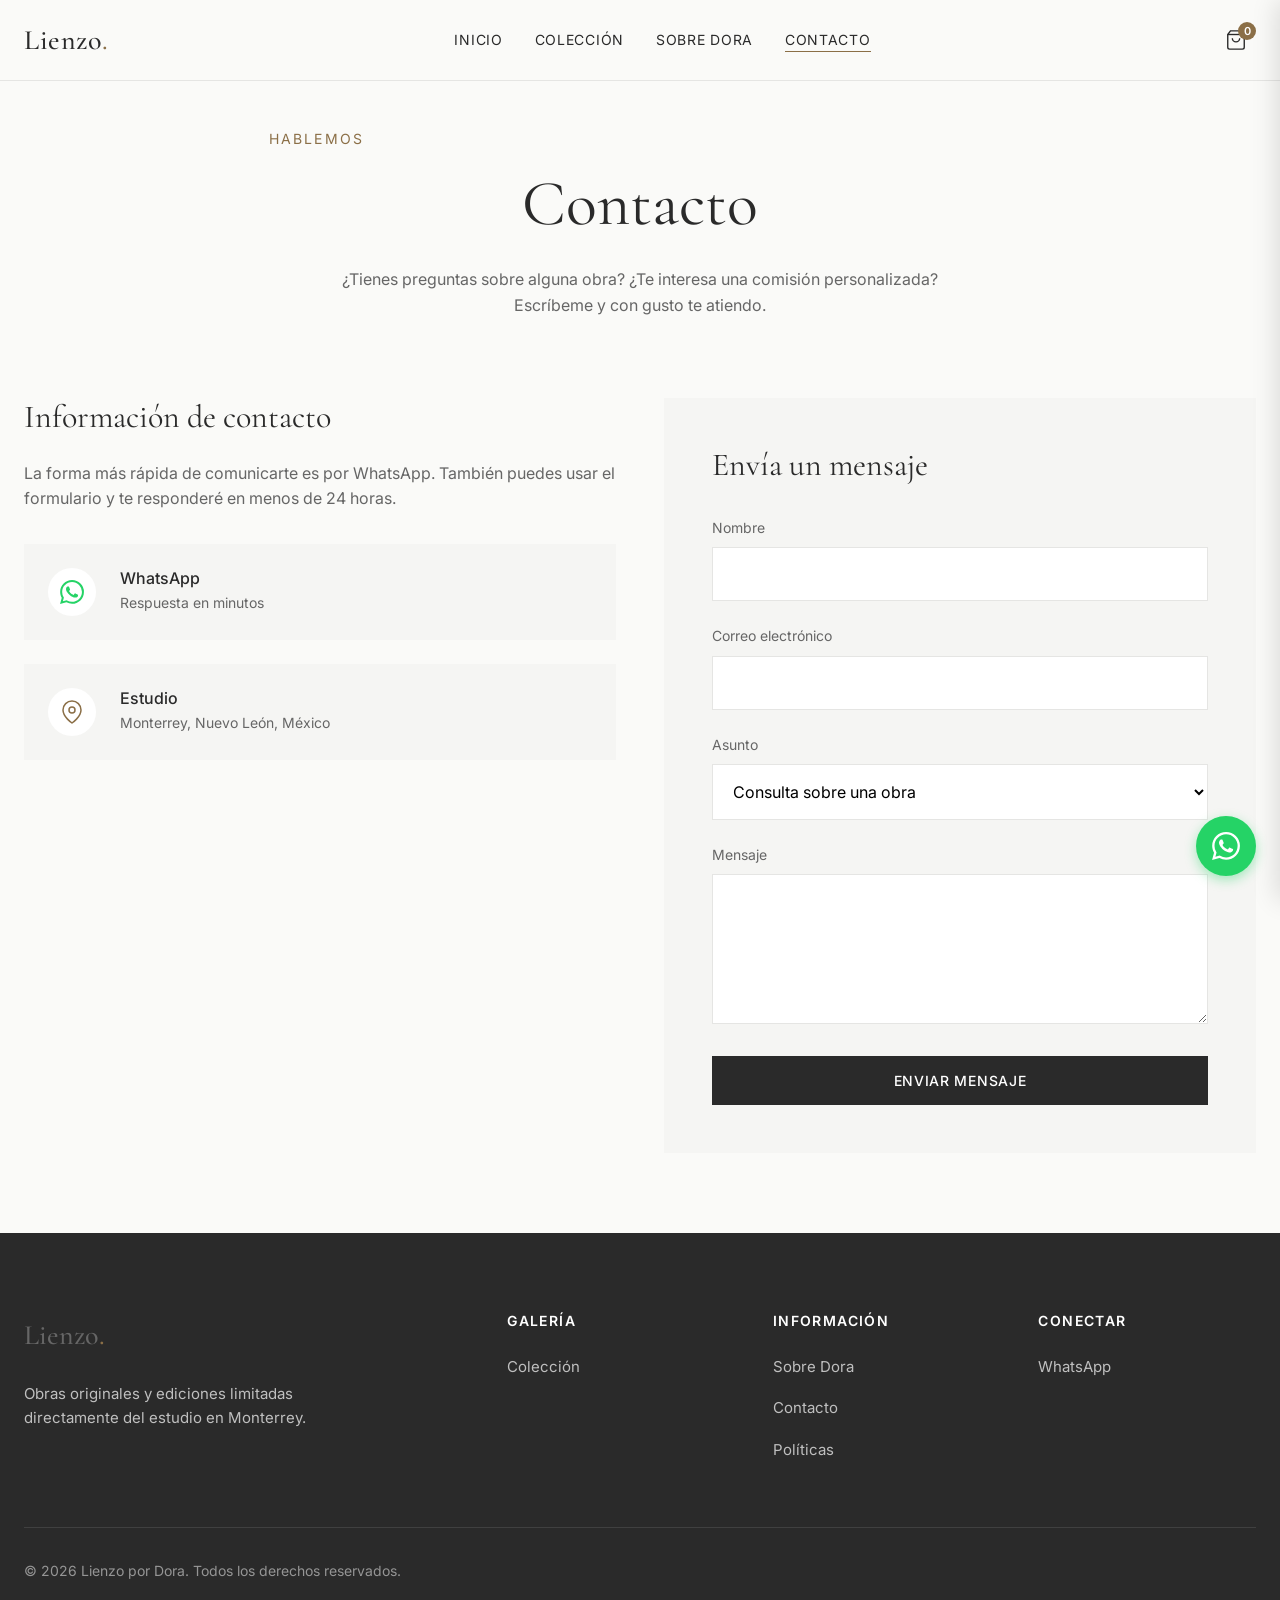
<file: contact.html>
<!DOCTYPE html>
<html lang="es-MX">
<head>
  <meta charset="UTF-8">
  <meta name="viewport" content="width=device-width, initial-scale=1.0">
  <meta name="description" content="Contacta a Dora para consultas sobre obras disponibles, comisiones personalizadas o visitas al estudio en Monterrey.">
  <meta property="og:type" content="website">
  <meta property="og:locale" content="es_MX">
  <meta property="og:site_name" content="Lienzo Gallery">
  <meta property="og:title" content="Contacto | Lienzo Gallery">
  <meta property="og:description" content="Contacta a Dora para consultas sobre obras disponibles, comisiones personalizadas o visitas al estudio en Monterrey.">
  <meta property="og:url" content="https://fevaldez.github.io/lienzo-gallery/contact.html">
  <meta property="og:image" content="https://fevaldez.github.io/lienzo-gallery/images/artworks/artwork-01.jpg">
  <meta name="twitter:card" content="summary_large_image">
  <meta name="twitter:title" content="Contacto | Lienzo Gallery">
  <meta name="twitter:description" content="Contacta a Dora para consultas sobre obras disponibles, comisiones personalizadas o visitas al estudio en Monterrey.">
  <meta name="twitter:image" content="https://fevaldez.github.io/lienzo-gallery/images/artworks/artwork-01.jpg">
  <link rel="canonical" href="https://fevaldez.github.io/lienzo-gallery/contact.html">
  <link rel="icon" href="favicon.svg" type="image/svg+xml">
  <link rel="apple-touch-icon" href="apple-touch-icon.png">
  <link rel="dns-prefetch" href="https://wa.me">

  <link rel="preconnect" href="https://fonts.googleapis.com">
  <link rel="preconnect" href="https://fonts.gstatic.com" crossorigin>
  <link href="https://fonts.googleapis.com/css2?family=Cormorant+Garamond:ital,wght@0,400;0,500;1,400&family=Inter:wght@400;500;600&display=swap" rel="stylesheet" media="print" onload="this.media='all'">
  <noscript><link href="https://fonts.googleapis.com/css2?family=Cormorant+Garamond:ital,wght@0,400;0,500;1,400&family=Inter:wght@400;500;600&display=swap" rel="stylesheet"></noscript>

  <style>
    :root{--color-bg:#FAFAF8;--color-bg-alt:#F5F5F3;--color-text-primary:#2A2A2A;--color-text-secondary:#666;--color-accent:#8B6F47;--color-accent-hover:#7A6040;--color-border:#E5E5E3;--color-white:#FFF;--color-whatsapp:#25D366;--font-heading:'Cormorant Garamond',Georgia,serif;--font-body:'Inter',-apple-system,BlinkMacSystemFont,sans-serif;--space-xs:.5rem;--space-sm:1rem;--space-md:1.5rem;--space-lg:2rem;--space-xl:3rem;--space-2xl:5rem;--container-max:1400px;--transition-fast:150ms ease;--transition-base:300ms ease}
    *,*::before,*::after{box-sizing:border-box;margin:0;padding:0}html{font-size:16px;scroll-behavior:smooth}body{font-family:var(--font-body);font-size:1rem;line-height:1.6;color:var(--color-text-primary);background-color:var(--color-bg);-webkit-font-smoothing:antialiased;-moz-osx-font-smoothing:grayscale;padding-bottom:0}img{max-width:100%;height:auto;display:block}a{color:inherit;text-decoration:none;transition:color var(--transition-fast)}button{font-family:inherit;cursor:pointer;border:none;background:none}ul,ol{list-style:none}
    h1,h2,h3,h4{font-family:var(--font-heading);font-weight:400;line-height:1.2;color:var(--color-text-primary)}h1{font-size:clamp(2.5rem,5vw,4rem)}p{color:var(--color-text-secondary);max-width:65ch}
    .container{width:100%;max-width:var(--container-max);margin:0 auto;padding:0 var(--space-md)}.section{padding:var(--space-2xl) 0}
    .header{position:fixed;top:0;left:0;right:0;z-index:1000;background:var(--color-bg);border-bottom:1px solid var(--color-border);transition:transform var(--transition-base),box-shadow var(--transition-base)}.header__inner{display:flex;justify-content:space-between;align-items:center;height:80px}.header__logo{font-family:var(--font-heading);font-size:1.75rem;font-weight:500;letter-spacing:.02em}.header__logo span{color:var(--color-accent)}
    .nav{display:none}.nav__list{display:flex;gap:var(--space-lg)}.nav__link{font-size:.875rem;letter-spacing:.05em;text-transform:uppercase;position:relative}
    .header__actions{display:flex;align-items:center;gap:1rem}.header__cart{position:relative;display:flex;align-items:center;justify-content:center;width:40px;height:40px}.header__cart-count{position:absolute;top:2px;right:0;min-width:18px;height:18px;background:var(--color-accent);color:#fff;font-size:.6875rem;font-weight:600;border-radius:9px;display:flex;align-items:center;justify-content:center;padding:0 4px}
    .menu-toggle{display:flex;flex-direction:column;justify-content:center;gap:6px;width:28px;height:28px;z-index:1001}.menu-toggle span{display:block;width:100%;height:1.5px;background:var(--color-text-primary);transition:transform var(--transition-base),opacity var(--transition-base)}
    .mobile-nav{position:fixed;top:0;left:0;right:0;bottom:0;background:var(--color-bg);z-index:999;display:flex;flex-direction:column;justify-content:center;align-items:center;opacity:0;visibility:hidden;transition:opacity var(--transition-base),visibility var(--transition-base)}
    .btn{display:inline-flex;align-items:center;justify-content:center;gap:var(--space-xs);padding:1rem 2rem;font-size:.875rem;font-weight:500;letter-spacing:.05em;text-transform:uppercase;border-radius:0;transition:all var(--transition-base)}.btn--primary{background:var(--color-text-primary);color:var(--color-white)}.btn--block{width:100%}
    .visually-hidden{position:absolute;width:1px;height:1px;padding:0;margin:-1px;overflow:hidden;clip:rect(0,0,0,0);border:0}
    .section-header{text-align:center;margin-bottom:var(--space-2xl)}.section-header__subtitle{font-size:.875rem;letter-spacing:.15em;text-transform:uppercase;color:var(--color-accent);margin-bottom:var(--space-sm)}.section-header__title{margin-bottom:var(--space-md)}.section-header__description{max-width:600px;margin:0 auto}
    .contact-grid{display:grid;gap:var(--space-xl)}.contact-form{background:var(--color-bg-alt);padding:var(--space-xl)}
    .form-group{margin-bottom:var(--space-md)}.form-group label{display:block;font-size:.875rem;margin-bottom:var(--space-xs);color:var(--color-text-secondary)}.form-group input,.form-group textarea,.form-group select{width:100%;padding:1rem;font-family:inherit;font-size:1rem;border:1px solid var(--color-border);background:var(--color-white)}
    @media(max-width:639px){body{padding-bottom:60px}}
    @media(min-width:768px){.nav{display:block}.menu-toggle{display:none}.contact-grid{grid-template-columns:1fr 1fr}}
  </style>
  <link rel="stylesheet" href="css/styles.css" media="print" onload="this.media='all'">
  <noscript><link rel="stylesheet" href="css/styles.css"></noscript>

  <title>Contacto | Lienzo Gallery</title>
</head>
<body>
  <a href="#main-content" class="visually-hidden">Ir al contenido principal</a>

  <header class="header" role="banner">
    <div class="container">
      <div class="header__inner">
        <a href="index.html" class="header__logo" aria-label="Lienzo - Inicio">Lienzo<span>.</span></a>
        <nav class="nav" role="navigation" aria-label="Navegación principal">
          <ul class="nav__list">
            <li><a href="index.html" class="nav__link">Inicio</a></li>
            <li><a href="gallery.html" class="nav__link">Colección</a></li>
            <li><a href="about.html" class="nav__link">Sobre Dora</a></li>
            <li><a href="contact.html" class="nav__link nav__link--active">Contacto</a></li>
          </ul>
        </nav>
        <div class="header__actions">
          <button class="header__cart" id="cart-toggle" aria-label="Carrito">
            <svg width="22" height="22" viewBox="0 0 24 24" fill="none" stroke="currentColor" stroke-width="1.5"><path d="M6 2L3 6v14a2 2 0 002 2h14a2 2 0 002-2V6l-3-4z"/><line x1="3" y1="6" x2="21" y2="6"/><path d="M16 10a4 4 0 01-8 0"/></svg>
            <span class="header__cart-count" id="cart-count" hidden>0</span>
          </button>
          <button class="menu-toggle" aria-label="Abrir menú" aria-expanded="false"><span></span><span></span><span></span></button>
        </div>
      </div>
    </div>
  </header>

  <nav class="mobile-nav" role="navigation" aria-label="Navegación móvil">
    <ul class="mobile-nav__list">
      <li class="mobile-nav__item"><a href="index.html" class="mobile-nav__link">Inicio</a></li>
      <li class="mobile-nav__item"><a href="gallery.html" class="mobile-nav__link">Colección</a></li>
      <li class="mobile-nav__item"><a href="about.html" class="mobile-nav__link">Sobre Dora</a></li>
      <li class="mobile-nav__item"><a href="contact.html" class="mobile-nav__link">Contacto</a></li>
    </ul>
  </nav>

  <main id="main-content">
    <section class="section" style="padding-top: calc(80px + var(--space-xl));">
      <div class="container">
        <header class="section-header">
          <p class="section-header__subtitle">Hablemos</p>
          <h1 class="section-header__title">Contacto</h1>
          <p class="section-header__description">¿Tienes preguntas sobre alguna obra? ¿Te interesa una comisión personalizada? Escríbeme y con gusto te atiendo.</p>
        </header>

        <div class="contact-grid">
          <div class="contact-info">
            <h3>Información de contacto</h3>
            <p>La forma más rápida de comunicarte es por WhatsApp. También puedes usar el formulario y te responderé en menos de 24 horas.</p>

            <div class="contact-methods">
              <a href="https://wa.me/521XXXXXXXXXX?text=Hola,%20me%20interesa%20consultar%20sobre%20una%20obra" class="contact-method" target="_blank" rel="noopener">
                <div class="contact-method__icon">
                  <svg width="24" height="24" viewBox="0 0 24 24" fill="#25D366"><path d="M17.472 14.382c-.297-.149-1.758-.867-2.03-.967-.273-.099-.471-.148-.67.15-.197.297-.767.966-.94 1.164-.173.199-.347.223-.644.075-.297-.15-1.255-.463-2.39-1.475-.883-.788-1.48-1.761-1.653-2.059-.173-.297-.018-.458.13-.606.134-.133.298-.347.446-.52.149-.174.198-.298.298-.497.099-.198.05-.371-.025-.52-.075-.149-.669-1.612-.916-2.207-.242-.579-.487-.5-.669-.51-.173-.008-.371-.01-.57-.01-.198 0-.52.074-.792.372-.272.297-1.04 1.016-1.04 2.479 0 1.462 1.065 2.875 1.213 3.074.149.198 2.096 3.2 5.077 4.487.709.306 1.262.489 1.694.625.712.227 1.36.195 1.871.118.571-.085 1.758-.719 2.006-1.413.248-.694.248-1.289.173-1.413-.074-.124-.272-.198-.57-.347m-5.421 7.403h-.004a9.87 9.87 0 01-5.031-1.378l-.361-.214-3.741.982.998-3.648-.235-.374a9.86 9.86 0 01-1.51-5.26c.001-5.45 4.436-9.884 9.888-9.884 2.64 0 5.122 1.03 6.988 2.898a9.825 9.825 0 012.893 6.994c-.003 5.45-4.437 9.884-9.885 9.884m8.413-18.297A11.815 11.815 0 0012.05 0C5.495 0 .16 5.335.157 11.892c0 2.096.547 4.142 1.588 5.945L.057 24l6.305-1.654a11.882 11.882 0 005.683 1.448h.005c6.554 0 11.89-5.335 11.893-11.893a11.821 11.821 0 00-3.48-8.413z"/></svg>
                </div>
                <div class="contact-method__text">
                  <h4>WhatsApp</h4>
                  <p>Respuesta en minutos</p>
                </div>
              </a>

              <div class="contact-method">
                <div class="contact-method__icon">
                  <svg width="24" height="24" viewBox="0 0 24 24" fill="none" stroke="var(--color-accent)" stroke-width="1.5"><path d="M21 10c0 7-9 13-9 13s-9-6-9-13a9 9 0 0 1 18 0z"/><circle cx="12" cy="10" r="3"/></svg>
                </div>
                <div class="contact-method__text">
                  <h4>Estudio</h4>
                  <p>Monterrey, Nuevo León, México</p>
                </div>
              </div>
            </div>
          </div>

          <div class="contact-form">
            <h3>Envía un mensaje</h3>
            <form>
              <div class="form-group">
                <label for="name">Nombre</label>
                <input type="text" id="name" name="name" required>
              </div>
              <div class="form-group">
                <label for="email">Correo electrónico</label>
                <input type="email" id="email" name="email" required>
              </div>
              <div class="form-group">
                <label for="subject">Asunto</label>
                <select id="subject" name="subject">
                  <option value="obra">Consulta sobre una obra</option>
                  <option value="prints">Ediciones limitadas / Prints</option>
                  <option value="comision">Comisión personalizada</option>
                  <option value="visita">Visita al estudio</option>
                  <option value="otro">Otro</option>
                </select>
              </div>
              <div class="form-group">
                <label for="message">Mensaje</label>
                <textarea id="message" name="message" required></textarea>
              </div>
              <button type="submit" class="btn btn--primary btn--block">Enviar mensaje</button>
            </form>
          </div>
        </div>
      </div>
    </section>
  </main>

  <a href="https://wa.me/521XXXXXXXXXX?text=Hola,%20me%20interesa%20una%20obra" class="whatsapp-float" target="_blank" rel="noopener" aria-label="Contactar por WhatsApp">
    <svg width="28" height="28" viewBox="0 0 24 24" fill="#FFFFFF"><path d="M17.472 14.382c-.297-.149-1.758-.867-2.03-.967-.273-.099-.471-.148-.67.15-.197.297-.767.966-.94 1.164-.173.199-.347.223-.644.075-.297-.15-1.255-.463-2.39-1.475-.883-.788-1.48-1.761-1.653-2.059-.173-.297-.018-.458.13-.606.134-.133.298-.347.446-.52.149-.174.198-.298.298-.497.099-.198.05-.371-.025-.52-.075-.149-.669-1.612-.916-2.207-.242-.579-.487-.5-.669-.51-.173-.008-.371-.01-.57-.01-.198 0-.52.074-.792.372-.272.297-1.04 1.016-1.04 2.479 0 1.462 1.065 2.875 1.213 3.074.149.198 2.096 3.2 5.077 4.487.709.306 1.262.489 1.694.625.712.227 1.36.195 1.871.118.571-.085 1.758-.719 2.006-1.413.248-.694.248-1.289.173-1.413-.074-.124-.272-.198-.57-.347m-5.421 7.403h-.004a9.87 9.87 0 01-5.031-1.378l-.361-.214-3.741.982.998-3.648-.235-.374a9.86 9.86 0 01-1.51-5.26c.001-5.45 4.436-9.884 9.888-9.884 2.64 0 5.122 1.03 6.988 2.898a9.825 9.825 0 012.893 6.994c-.003 5.45-4.437 9.884-9.885 9.884m8.413-18.297A11.815 11.815 0 0012.05 0C5.495 0 .16 5.335.157 11.892c0 2.096.547 4.142 1.588 5.945L.057 24l6.305-1.654a11.882 11.882 0 005.683 1.448h.005c6.554 0 11.89-5.335 11.893-11.893a11.821 11.821 0 00-3.48-8.413z"/></svg>
  </a>

  <nav class="bottom-nav" aria-label="Navegación inferior">
    <a href="index.html" class="bottom-nav__item"><svg width="22" height="22" viewBox="0 0 24 24" fill="none" stroke="currentColor" stroke-width="1.5"><path d="M3 9l9-7 9 7v11a2 2 0 01-2 2H5a2 2 0 01-2-2z"/></svg><span>Inicio</span></a>
    <a href="gallery.html" class="bottom-nav__item"><svg width="22" height="22" viewBox="0 0 24 24" fill="none" stroke="currentColor" stroke-width="1.5"><rect x="3" y="3" width="7" height="7"/><rect x="14" y="3" width="7" height="7"/><rect x="3" y="14" width="7" height="7"/><rect x="14" y="14" width="7" height="7"/></svg><span>Galería</span></a>
    <a href="about.html" class="bottom-nav__item"><svg width="22" height="22" viewBox="0 0 24 24" fill="none" stroke="currentColor" stroke-width="1.5"><circle cx="12" cy="8" r="4"/><path d="M20 21a8 8 0 10-16 0"/></svg><span>Sobre</span></a>
    <a href="contact.html" class="bottom-nav__item bottom-nav__item--active"><svg width="22" height="22" viewBox="0 0 24 24" fill="none" stroke="currentColor" stroke-width="1.5"><path d="M21 15a2 2 0 01-2 2H7l-4 4V5a2 2 0 012-2h14a2 2 0 012 2z"/></svg><span>Contacto</span></a>
  </nav>

  <footer class="footer" role="contentinfo">
    <div class="container">
      <div class="footer__grid">
        <div class="footer__brand"><p class="footer__logo">Lienzo<span>.</span></p><p class="footer__tagline">Obras originales y ediciones limitadas directamente del estudio en Monterrey.</p></div>
        <nav class="footer__nav"><h4>Galería</h4><ul><li><a href="gallery.html">Colección</a></li></ul></nav>
        <nav class="footer__nav"><h4>Información</h4><ul><li><a href="about.html">Sobre Dora</a></li><li><a href="contact.html">Contacto</a></li><li><a href="policies.html">Políticas</a></li></ul></nav>
        <nav class="footer__nav"><h4>Conectar</h4><ul><li><a href="https://wa.me/521XXXXXXXXXX" target="_blank" rel="noopener">WhatsApp</a></li></ul></nav>
      </div>
      <div class="footer__bottom"><p class="footer__copyright">&copy; 2026 Lienzo por Dora. Todos los derechos reservados.</p></div>
    </div>
  </footer>
  <!-- Cart Drawer -->
  <div class="cart-backdrop" id="cart-backdrop"></div>
  <aside class="cart-drawer" id="cart-drawer" aria-label="Carrito de compras">
    <div class="cart-drawer__header">
      <h2 class="cart-drawer__title">Carrito</h2>
      <button class="cart-drawer__close" id="cart-close" aria-label="Cerrar carrito">&times;</button>
    </div>
    <div class="cart-drawer__items" id="cart-items">
      <div class="cart-drawer__empty" id="cart-empty">
        <svg width="48" height="48" viewBox="0 0 24 24" fill="none" stroke="currentColor" stroke-width="1"><path d="M6 2L3 6v14a2 2 0 002 2h14a2 2 0 002-2V6l-3-4z"/><line x1="3" y1="6" x2="21" y2="6"/><path d="M16 10a4 4 0 01-8 0"/></svg>
        <p>Tu carrito está vacío</p>
        <a href="gallery.html" style="color: var(--color-accent); text-decoration: underline; font-size: 0.875rem;">Explorar la colección</a>
      </div>
    </div>
    <div class="cart-drawer__footer" id="cart-footer" hidden>
      <div class="cart-drawer__total">
        <span class="cart-drawer__total-label">Total</span>
        <span class="cart-drawer__total-price" id="cart-total">$0 MXN</span>
      </div>
      <a href="#" class="cart-drawer__checkout" id="cart-checkout" target="_blank" rel="noopener">
        <svg width="18" height="18" viewBox="0 0 24 24" fill="currentColor"><path d="M17.472 14.382c-.297-.149-1.758-.867-2.03-.967-.273-.099-.471-.148-.67.15-.197.297-.767.966-.94 1.164-.173.199-.347.223-.644.075-.297-.15-1.255-.463-2.39-1.475-.883-.788-1.48-1.761-1.653-2.059-.173-.297-.018-.458.13-.606.134-.133.298-.347.446-.52.149-.174.198-.298.298-.497.099-.198.05-.371-.025-.52-.075-.149-.669-1.612-.916-2.207-.242-.579-.487-.5-.669-.51-.173-.008-.371-.01-.57-.01-.198 0-.52.074-.792.372-.272.297-1.04 1.016-1.04 2.479 0 1.462 1.065 2.875 1.213 3.074.149.198 2.096 3.2 5.077 4.487.709.306 1.262.489 1.694.625.712.227 1.36.195 1.871.118.571-.085 1.758-.719 2.006-1.413.248-.694.248-1.289.173-1.413-.074-.124-.272-.198-.57-.347m-5.421 7.403h-.004a9.87 9.87 0 01-5.031-1.378l-.361-.214-3.741.982.998-3.648-.235-.374a9.86 9.86 0 01-1.51-5.26c.001-5.45 4.436-9.884 9.888-9.884 2.64 0 5.122 1.03 6.988 2.898a9.825 9.825 0 012.893 6.994c-.003 5.45-4.437 9.884-9.885 9.884m8.413-18.297A11.815 11.815 0 0012.05 0C5.495 0 .16 5.335.157 11.892c0 2.096.547 4.142 1.588 5.945L.057 24l6.305-1.654a11.882 11.882 0 005.683 1.448h.005c6.554 0 11.89-5.335 11.893-11.893a11.821 11.821 0 00-3.48-8.413z"/></svg>
        Continuar por WhatsApp
      </a>
      <button class="cart-drawer__continue" id="cart-continue">Seguir comprando</button>
    </div>
  </aside>

  <script src="js/main.js" defer></script>
</body>
</html>
</file>
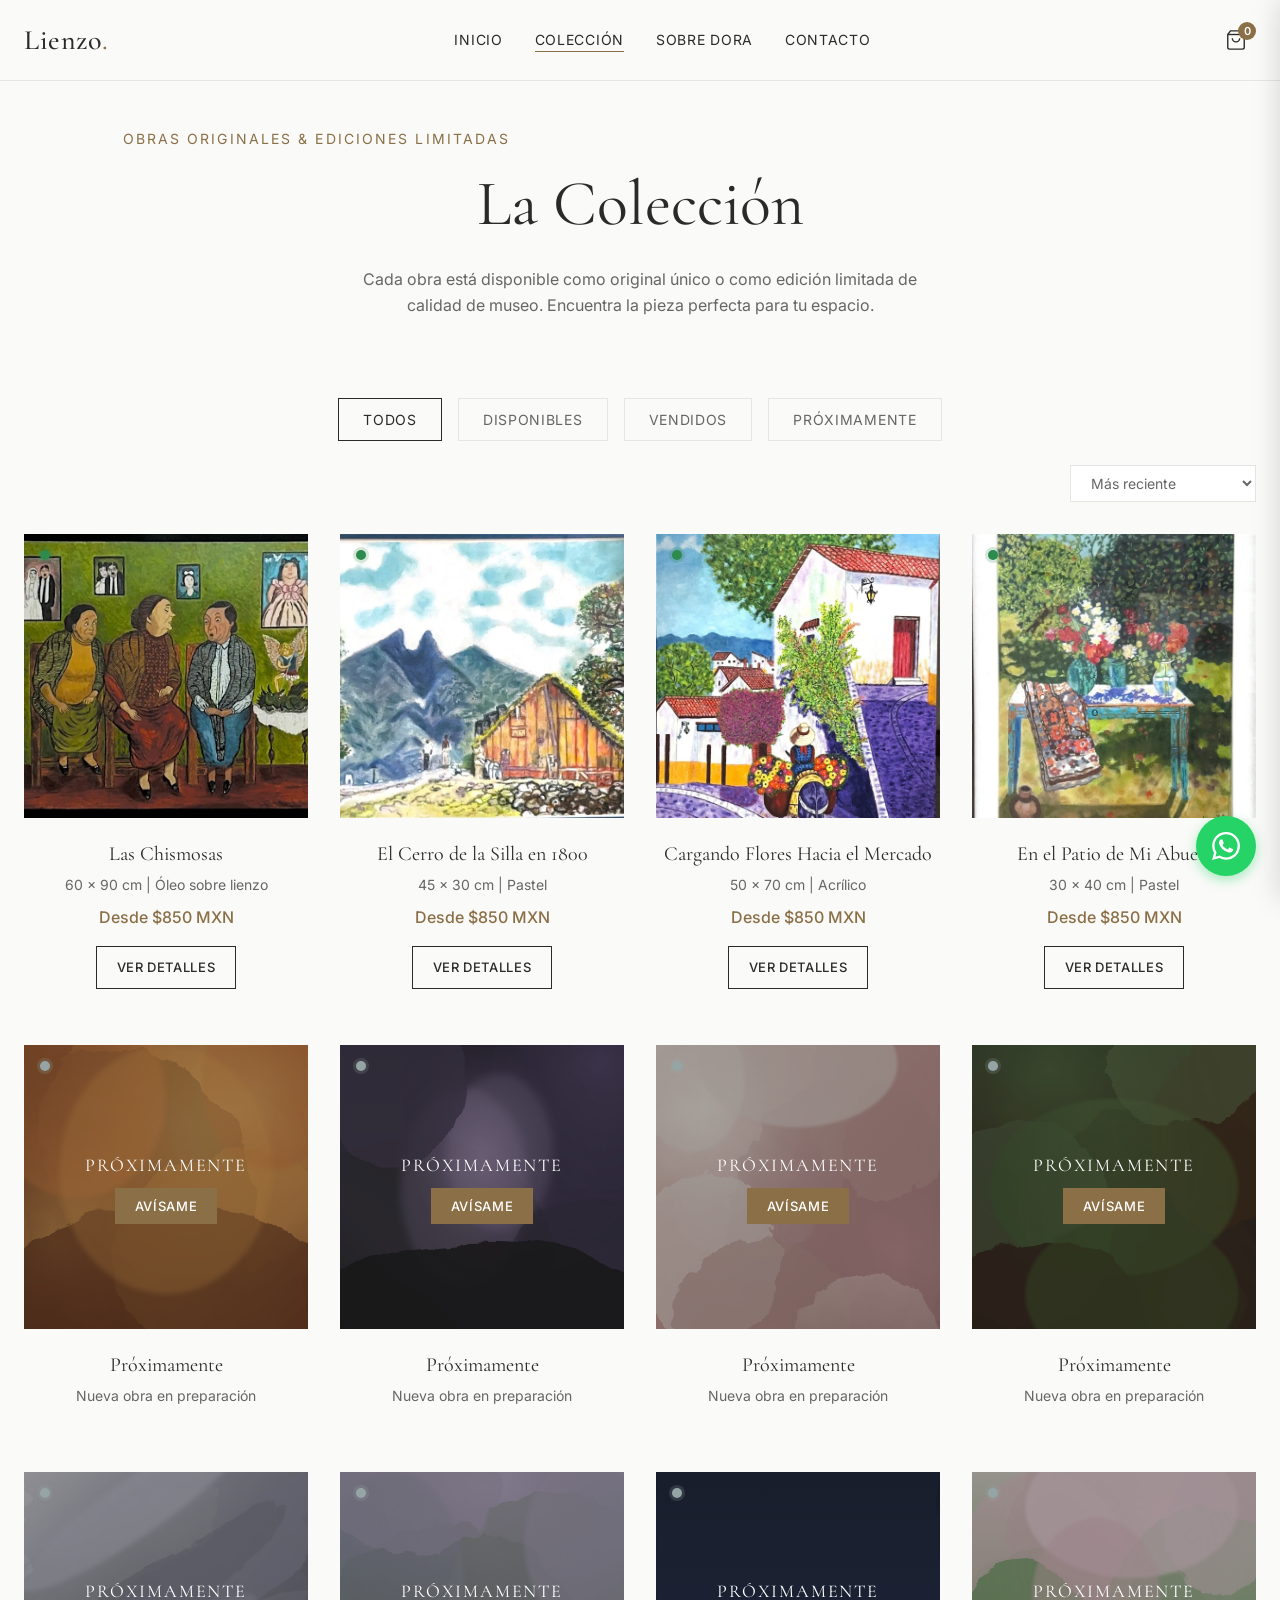
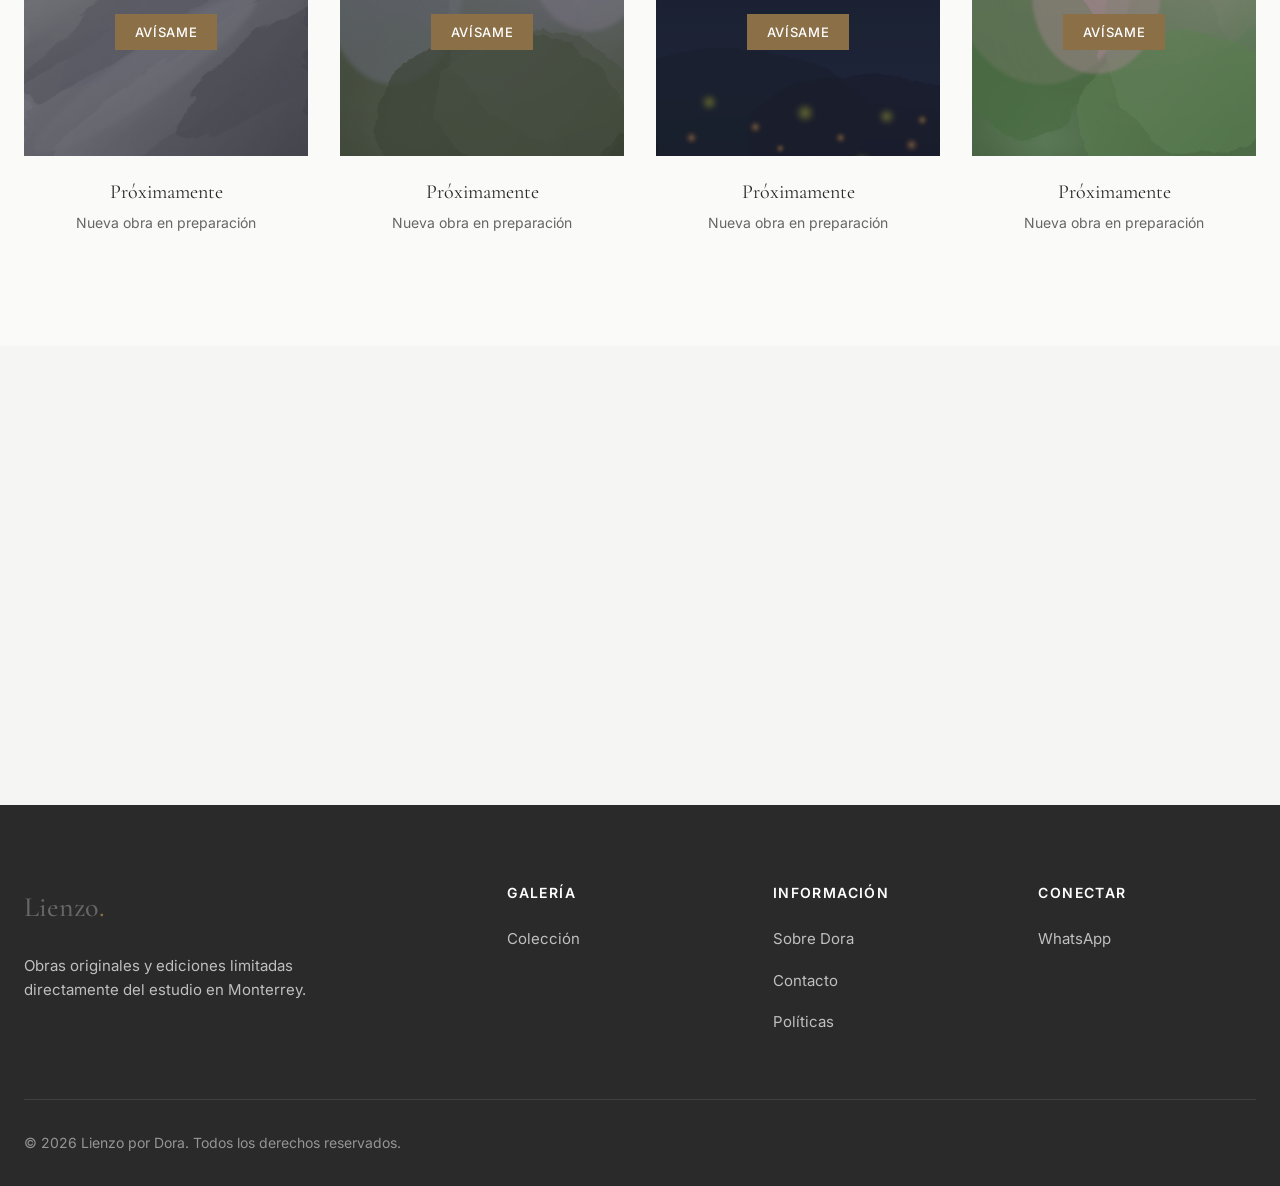
<file: gallery.html>
<!DOCTYPE html>
<html lang="es-MX">
<head>
  <meta charset="UTF-8">
  <meta name="viewport" content="width=device-width, initial-scale=1.0">
  <meta name="description" content="Explora la colección completa de obras originales y ediciones limitadas por Dora. Pinturas únicas creadas en Monterrey.">
  <meta property="og:type" content="website">
  <meta property="og:locale" content="es_MX">
  <meta property="og:site_name" content="Lienzo Gallery">
  <meta property="og:title" content="Colección | Lienzo Gallery">
  <meta property="og:description" content="Explora la colección completa de obras originales y ediciones limitadas por Dora. Pinturas únicas creadas en Monterrey.">
  <meta property="og:url" content="https://fevaldez.github.io/lienzo-gallery/gallery.html">
  <meta property="og:image" content="https://fevaldez.github.io/lienzo-gallery/images/artworks/artwork-01.jpg">
  <meta name="twitter:card" content="summary_large_image">
  <meta name="twitter:title" content="Colección | Lienzo Gallery">
  <meta name="twitter:description" content="Explora la colección completa de obras originales y ediciones limitadas por Dora. Pinturas únicas creadas en Monterrey.">
  <meta name="twitter:image" content="https://fevaldez.github.io/lienzo-gallery/images/artworks/artwork-01.jpg">
  <link rel="canonical" href="https://fevaldez.github.io/lienzo-gallery/gallery.html">
  <link rel="icon" href="favicon.svg" type="image/svg+xml">
  <link rel="apple-touch-icon" href="apple-touch-icon.png">
  <link rel="dns-prefetch" href="https://wa.me">

  <link rel="preconnect" href="https://fonts.googleapis.com">
  <link rel="preconnect" href="https://fonts.gstatic.com" crossorigin>
  <link href="https://fonts.googleapis.com/css2?family=Cormorant+Garamond:ital,wght@0,400;0,500;1,400&family=Inter:wght@400;500;600&display=swap" rel="stylesheet" media="print" onload="this.media='all'">
  <noscript><link href="https://fonts.googleapis.com/css2?family=Cormorant+Garamond:ital,wght@0,400;0,500;1,400&family=Inter:wght@400;500;600&display=swap" rel="stylesheet"></noscript>

  <style>
    :root{--color-bg:#FAFAF8;--color-bg-alt:#F5F5F3;--color-text-primary:#2A2A2A;--color-text-secondary:#666;--color-accent:#8B6F47;--color-accent-hover:#7A6040;--color-border:#E5E5E3;--color-white:#FFF;--color-success:#2D8B4E;--color-upcoming:#95A5A6;--color-whatsapp:#25D366;--font-heading:'Cormorant Garamond',Georgia,serif;--font-body:'Inter',-apple-system,BlinkMacSystemFont,sans-serif;--space-xs:.5rem;--space-sm:1rem;--space-md:1.5rem;--space-lg:2rem;--space-xl:3rem;--space-2xl:5rem;--container-max:1400px;--transition-fast:150ms ease;--transition-base:300ms ease;--transition-slow:500ms ease}
    *,*::before,*::after{box-sizing:border-box;margin:0;padding:0}html{font-size:16px;scroll-behavior:smooth}body{font-family:var(--font-body);font-size:1rem;line-height:1.6;color:var(--color-text-primary);background-color:var(--color-bg);-webkit-font-smoothing:antialiased;-moz-osx-font-smoothing:grayscale;padding-bottom:0}img{max-width:100%;height:auto;display:block}a{color:inherit;text-decoration:none;transition:color var(--transition-fast)}button{font-family:inherit;cursor:pointer;border:none;background:none}ul,ol{list-style:none}
    h1,h2,h3{font-family:var(--font-heading);font-weight:400;line-height:1.2;color:var(--color-text-primary)}h1{font-size:clamp(2.5rem,5vw,4rem)}h2{font-size:clamp(2rem,4vw,3rem)}p{color:var(--color-text-secondary);max-width:65ch}
    .container{width:100%;max-width:var(--container-max);margin:0 auto;padding:0 var(--space-md)}.section{padding:var(--space-2xl) 0}
    .header{position:fixed;top:0;left:0;right:0;z-index:1000;background:var(--color-bg);border-bottom:1px solid var(--color-border);transition:transform var(--transition-base),box-shadow var(--transition-base)}.header__inner{display:flex;justify-content:space-between;align-items:center;height:80px}.header__logo{font-family:var(--font-heading);font-size:1.75rem;font-weight:500;letter-spacing:.02em}.header__logo span{color:var(--color-accent)}
    .nav{display:none}.nav__list{display:flex;gap:var(--space-lg)}.nav__link{font-size:.875rem;letter-spacing:.05em;text-transform:uppercase;position:relative}
    .header__actions{display:flex;align-items:center;gap:1rem}.header__cart{position:relative;display:flex;align-items:center;justify-content:center;width:40px;height:40px}.header__cart-count{position:absolute;top:2px;right:0;min-width:18px;height:18px;background:var(--color-accent);color:#fff;font-size:.6875rem;font-weight:600;border-radius:9px;display:flex;align-items:center;justify-content:center;padding:0 4px}
    .menu-toggle{display:flex;flex-direction:column;justify-content:center;gap:6px;width:28px;height:28px;z-index:1001}.menu-toggle span{display:block;width:100%;height:1.5px;background:var(--color-text-primary);transition:transform var(--transition-base),opacity var(--transition-base)}
    .mobile-nav{position:fixed;top:0;left:0;right:0;bottom:0;background:var(--color-bg);z-index:999;display:flex;flex-direction:column;justify-content:center;align-items:center;opacity:0;visibility:hidden;transition:opacity var(--transition-base),visibility var(--transition-base)}
    .btn{display:inline-flex;align-items:center;justify-content:center;gap:var(--space-xs);padding:1rem 2rem;font-size:.875rem;font-weight:500;letter-spacing:.05em;text-transform:uppercase;border-radius:0;transition:all var(--transition-base)}.btn--small{padding:.625rem 1.25rem;font-size:.8125rem}.btn--outline{background:transparent;border:1px solid var(--color-text-primary);color:var(--color-text-primary)}.btn--accent{background:var(--color-accent);color:var(--color-white)}
    .visually-hidden{position:absolute;width:1px;height:1px;padding:0;margin:-1px;overflow:hidden;clip:rect(0,0,0,0);border:0}
    .section-header{text-align:center;margin-bottom:var(--space-2xl)}.section-header__subtitle{font-size:.875rem;letter-spacing:.15em;text-transform:uppercase;color:var(--color-accent);margin-bottom:var(--space-sm)}.section-header__title{margin-bottom:var(--space-md)}.section-header__description{max-width:600px;margin:0 auto}
    .artwork-grid{display:grid;grid-template-columns:1fr;gap:var(--space-lg)}.artwork-card{position:relative;cursor:pointer}.artwork-card__image{position:relative;aspect-ratio:1;overflow:hidden;background:var(--color-bg-alt)}.artwork-card__image img{width:100%;height:100%;object-fit:cover;transition:transform var(--transition-slow)}
    @media(max-width:639px){body{padding-bottom:60px}}
    @media(min-width:768px){.nav{display:block}.menu-toggle{display:none}.artwork-grid{grid-template-columns:repeat(2,1fr)}}
    @media(min-width:1024px){.artwork-grid{grid-template-columns:repeat(3,1fr)}}
    @media(min-width:1200px){.artwork-grid{grid-template-columns:repeat(4,1fr)}}
  </style>
  <link rel="stylesheet" href="css/styles.css" media="print" onload="this.media='all'">
  <noscript><link rel="stylesheet" href="css/styles.css"></noscript>

  <title>Colección | Lienzo Gallery</title>
</head>
<body>
  <a href="#main-content" class="visually-hidden">Ir al contenido principal</a>

  <header class="header" role="banner">
    <div class="container">
      <div class="header__inner">
        <a href="index.html" class="header__logo" aria-label="Lienzo - Inicio">Lienzo<span>.</span></a>
        <nav class="nav" role="navigation" aria-label="Navegación principal">
          <ul class="nav__list">
            <li><a href="index.html" class="nav__link">Inicio</a></li>
            <li><a href="gallery.html" class="nav__link nav__link--active">Colección</a></li>
            <li><a href="about.html" class="nav__link">Sobre Dora</a></li>
            <li><a href="contact.html" class="nav__link">Contacto</a></li>
          </ul>
        </nav>
        <div class="header__actions">
          <button class="header__cart" id="cart-toggle" aria-label="Carrito">
            <svg width="22" height="22" viewBox="0 0 24 24" fill="none" stroke="currentColor" stroke-width="1.5"><path d="M6 2L3 6v14a2 2 0 002 2h14a2 2 0 002-2V6l-3-4z"/><line x1="3" y1="6" x2="21" y2="6"/><path d="M16 10a4 4 0 01-8 0"/></svg>
            <span class="header__cart-count" id="cart-count" hidden>0</span>
          </button>
          <button class="menu-toggle" aria-label="Abrir menú" aria-expanded="false">
            <span></span><span></span><span></span>
          </button>
        </div>
      </div>
    </div>
  </header>

  <nav class="mobile-nav" role="navigation" aria-label="Navegación móvil">
    <ul class="mobile-nav__list">
      <li class="mobile-nav__item"><a href="index.html" class="mobile-nav__link">Inicio</a></li>
      <li class="mobile-nav__item"><a href="gallery.html" class="mobile-nav__link">Colección</a></li>
      <li class="mobile-nav__item"><a href="about.html" class="mobile-nav__link">Sobre Dora</a></li>
      <li class="mobile-nav__item"><a href="contact.html" class="mobile-nav__link">Contacto</a></li>
    </ul>
  </nav>

  <main id="main-content">
    <section class="section" style="padding-top: calc(80px + var(--space-xl));">
      <div class="container">
        <header class="section-header">
          <p class="section-header__subtitle">Obras Originales &amp; Ediciones Limitadas</p>
          <h1 class="section-header__title">La Colección</h1>
          <p class="section-header__description">Cada obra está disponible como original único o como edición limitada de calidad de museo. Encuentra la pieza perfecta para tu espacio.</p>
        </header>

        <!-- Filters -->
        <div class="filters" role="group" aria-label="Filtrar obras por disponibilidad">
          <button class="filter-btn filter-btn--active" data-filter="all">Todos</button>
          <button class="filter-btn" data-filter="disponible">Disponibles</button>
          <button class="filter-btn" data-filter="vendido">Vendidos</button>
          <button class="filter-btn" data-filter="proximamente">Próximamente</button>
        </div>

        <!-- Sort -->
        <div class="sort-bar">
          <label for="sort-select" class="visually-hidden">Ordenar por</label>
          <select id="sort-select" class="sort-select">
            <option value="recent">Más reciente</option>
            <option value="price-asc">Precio menor-mayor</option>
            <option value="price-desc">Precio mayor-menor</option>
          </select>
        </div>

        <!-- Artwork Grid -->
        <div class="artwork-grid">
          <!-- Artwork 1 - Real -->
          <article class="artwork-card" data-status="disponible" data-price="850" data-date="2024-01">
            <a href="product-01.html" aria-label="Ver Las Chismosas">
              <div class="artwork-card__image">
                <span class="artwork-card__status artwork-card__status--available"></span>
                <picture>
                  <source srcset="images/artworks/artwork-01.webp" type="image/webp">
                  <img src="images/artworks/artwork-01.jpg" alt="Las Chismosas - Obra original por Dora" loading="lazy" decoding="async" width="841" height="658">
                </picture>
                <div class="artwork-card__overlay">
                  <span class="artwork-card__overlay-price">Original: $48,500 MXN</span>
                  <span class="artwork-card__overlay-prints">Prints desde: $850 MXN</span>
                </div>
              </div>
              <div class="artwork-card__info">
                <h3 class="artwork-card__title">Las Chismosas</h3>
                <p class="artwork-card__meta">60 × 90 cm | Óleo sobre lienzo</p>
                <p class="artwork-card__price">Desde $850 MXN</p>
                <span class="btn btn--small btn--outline">Ver detalles</span>
              </div>
            </a>
          </article>

          <!-- Artwork 2 - Real -->
          <article class="artwork-card" data-status="disponible" data-price="850" data-date="2024-02">
            <a href="product-02.html" aria-label="Ver El Cerro de la Silla en 1800">
              <div class="artwork-card__image">
                <span class="artwork-card__status artwork-card__status--available"></span>
                <picture>
                  <source srcset="images/artworks/artwork-02.webp" type="image/webp">
                  <img src="images/artworks/artwork-02.jpg" alt="El Cerro de la Silla en 1800 - Obra original por Dora" loading="lazy" decoding="async" width="1115" height="719">
                </picture>
                <div class="artwork-card__overlay">
                  <span class="artwork-card__overlay-price">Original: $35,000 MXN</span>
                  <span class="artwork-card__overlay-prints">Prints desde: $850 MXN</span>
                </div>
              </div>
              <div class="artwork-card__info">
                <h3 class="artwork-card__title">El Cerro de la Silla en 1800</h3>
                <p class="artwork-card__meta">45 × 30 cm | Pastel</p>
                <p class="artwork-card__price">Desde $850 MXN</p>
                <span class="btn btn--small btn--outline">Ver detalles</span>
              </div>
            </a>
          </article>

          <!-- Artwork 3 - Real -->
          <article class="artwork-card" data-status="disponible" data-price="850" data-date="2024-03">
            <a href="product-03.html" aria-label="Ver Cargando Flores Hacia el Mercado">
              <div class="artwork-card__image">
                <span class="artwork-card__status artwork-card__status--available"></span>
                <picture>
                  <source srcset="images/artworks/artwork-03.webp" type="image/webp">
                  <img src="images/artworks/artwork-03.jpg" alt="Cargando Flores Hacia el Mercado - Obra original por Dora" loading="lazy" decoding="async" width="1200" height="1699">
                </picture>
                <div class="artwork-card__overlay">
                  <span class="artwork-card__overlay-price">Original: $55,000 MXN</span>
                  <span class="artwork-card__overlay-prints">Prints desde: $850 MXN</span>
                </div>
              </div>
              <div class="artwork-card__info">
                <h3 class="artwork-card__title">Cargando Flores Hacia el Mercado</h3>
                <p class="artwork-card__meta">50 × 70 cm | Acrílico</p>
                <p class="artwork-card__price">Desde $850 MXN</p>
                <span class="btn btn--small btn--outline">Ver detalles</span>
              </div>
            </a>
          </article>

          <!-- Artwork 4 - Real -->
          <article class="artwork-card" data-status="disponible" data-price="850" data-date="2024-04">
            <a href="product-04.html" aria-label="Ver En el Patio de Mi Abuela">
              <div class="artwork-card__image">
                <span class="artwork-card__status artwork-card__status--available"></span>
                <picture>
                  <source srcset="images/artworks/artwork-04.webp" type="image/webp">
                  <img src="images/artworks/artwork-04.jpg" alt="En el Patio de Mi Abuela - Obra original por Dora" loading="lazy" decoding="async" width="1200" height="1514">
                </picture>
                <div class="artwork-card__overlay">
                  <span class="artwork-card__overlay-price">Original: $42,000 MXN</span>
                  <span class="artwork-card__overlay-prints">Prints desde: $850 MXN</span>
                </div>
              </div>
              <div class="artwork-card__info">
                <h3 class="artwork-card__title">En el Patio de Mi Abuela</h3>
                <p class="artwork-card__meta">30 × 40 cm | Pastel</p>
                <p class="artwork-card__price">Desde $850 MXN</p>
                <span class="btn btn--small btn--outline">Ver detalles</span>
              </div>
            </a>
          </article>

          <!-- Artworks 5-12: Placeholders (Próximamente) -->
          <article class="artwork-card artwork-card--upcoming" data-status="proximamente" data-price="0" data-date="2025-01">
            <div class="artwork-card__image">
              <span class="artwork-card__status artwork-card__status--upcoming"></span>
              <img src="images/artworks/artwork-05.svg" alt="Próximamente - Nueva obra" loading="lazy" decoding="async" width="400" height="400">
              <div class="artwork-card__overlay artwork-card__overlay--upcoming">
                <span class="artwork-card__overlay-soon">Próximamente</span>
                <button class="btn btn--small btn--accent artwork-card__notify" data-artwork="Obra 05">Avísame</button>
              </div>
            </div>
            <div class="artwork-card__info">
              <h3 class="artwork-card__title">Próximamente</h3>
              <p class="artwork-card__meta">Nueva obra en preparación</p>
            </div>
          </article>

          <article class="artwork-card artwork-card--upcoming" data-status="proximamente" data-price="0" data-date="2025-02">
            <div class="artwork-card__image">
              <span class="artwork-card__status artwork-card__status--upcoming"></span>
              <img src="images/artworks/artwork-06.svg" alt="Próximamente - Nueva obra" loading="lazy" decoding="async" width="400" height="400">
              <div class="artwork-card__overlay artwork-card__overlay--upcoming">
                <span class="artwork-card__overlay-soon">Próximamente</span>
                <button class="btn btn--small btn--accent artwork-card__notify" data-artwork="Obra 06">Avísame</button>
              </div>
            </div>
            <div class="artwork-card__info">
              <h3 class="artwork-card__title">Próximamente</h3>
              <p class="artwork-card__meta">Nueva obra en preparación</p>
            </div>
          </article>

          <article class="artwork-card artwork-card--upcoming" data-status="proximamente" data-price="0" data-date="2025-03">
            <div class="artwork-card__image">
              <span class="artwork-card__status artwork-card__status--upcoming"></span>
              <img src="images/artworks/artwork-07.svg" alt="Próximamente - Nueva obra" loading="lazy" decoding="async" width="400" height="400">
              <div class="artwork-card__overlay artwork-card__overlay--upcoming">
                <span class="artwork-card__overlay-soon">Próximamente</span>
                <button class="btn btn--small btn--accent artwork-card__notify" data-artwork="Obra 07">Avísame</button>
              </div>
            </div>
            <div class="artwork-card__info">
              <h3 class="artwork-card__title">Próximamente</h3>
              <p class="artwork-card__meta">Nueva obra en preparación</p>
            </div>
          </article>

          <article class="artwork-card artwork-card--upcoming" data-status="proximamente" data-price="0" data-date="2025-04">
            <div class="artwork-card__image">
              <span class="artwork-card__status artwork-card__status--upcoming"></span>
              <img src="images/artworks/artwork-08.svg" alt="Próximamente - Nueva obra" loading="lazy" decoding="async" width="400" height="400">
              <div class="artwork-card__overlay artwork-card__overlay--upcoming">
                <span class="artwork-card__overlay-soon">Próximamente</span>
                <button class="btn btn--small btn--accent artwork-card__notify" data-artwork="Obra 08">Avísame</button>
              </div>
            </div>
            <div class="artwork-card__info">
              <h3 class="artwork-card__title">Próximamente</h3>
              <p class="artwork-card__meta">Nueva obra en preparación</p>
            </div>
          </article>

          <article class="artwork-card artwork-card--upcoming" data-status="proximamente" data-price="0" data-date="2025-05">
            <div class="artwork-card__image">
              <span class="artwork-card__status artwork-card__status--upcoming"></span>
              <img src="images/artworks/artwork-09.svg" alt="Próximamente - Nueva obra" loading="lazy" decoding="async" width="400" height="400">
              <div class="artwork-card__overlay artwork-card__overlay--upcoming">
                <span class="artwork-card__overlay-soon">Próximamente</span>
                <button class="btn btn--small btn--accent artwork-card__notify" data-artwork="Obra 09">Avísame</button>
              </div>
            </div>
            <div class="artwork-card__info">
              <h3 class="artwork-card__title">Próximamente</h3>
              <p class="artwork-card__meta">Nueva obra en preparación</p>
            </div>
          </article>

          <article class="artwork-card artwork-card--upcoming" data-status="proximamente" data-price="0" data-date="2025-06">
            <div class="artwork-card__image">
              <span class="artwork-card__status artwork-card__status--upcoming"></span>
              <img src="images/artworks/artwork-10.svg" alt="Próximamente - Nueva obra" loading="lazy" decoding="async" width="400" height="400">
              <div class="artwork-card__overlay artwork-card__overlay--upcoming">
                <span class="artwork-card__overlay-soon">Próximamente</span>
                <button class="btn btn--small btn--accent artwork-card__notify" data-artwork="Obra 10">Avísame</button>
              </div>
            </div>
            <div class="artwork-card__info">
              <h3 class="artwork-card__title">Próximamente</h3>
              <p class="artwork-card__meta">Nueva obra en preparación</p>
            </div>
          </article>

          <article class="artwork-card artwork-card--upcoming" data-status="proximamente" data-price="0" data-date="2025-07">
            <div class="artwork-card__image">
              <span class="artwork-card__status artwork-card__status--upcoming"></span>
              <img src="images/artworks/artwork-11.svg" alt="Próximamente - Nueva obra" loading="lazy" decoding="async" width="400" height="400">
              <div class="artwork-card__overlay artwork-card__overlay--upcoming">
                <span class="artwork-card__overlay-soon">Próximamente</span>
                <button class="btn btn--small btn--accent artwork-card__notify" data-artwork="Obra 11">Avísame</button>
              </div>
            </div>
            <div class="artwork-card__info">
              <h3 class="artwork-card__title">Próximamente</h3>
              <p class="artwork-card__meta">Nueva obra en preparación</p>
            </div>
          </article>

          <article class="artwork-card artwork-card--upcoming" data-status="proximamente" data-price="0" data-date="2025-08">
            <div class="artwork-card__image">
              <span class="artwork-card__status artwork-card__status--upcoming"></span>
              <img src="images/artworks/artwork-12.svg" alt="Próximamente - Nueva obra" loading="lazy" decoding="async" width="400" height="400">
              <div class="artwork-card__overlay artwork-card__overlay--upcoming">
                <span class="artwork-card__overlay-soon">Próximamente</span>
                <button class="btn btn--small btn--accent artwork-card__notify" data-artwork="Obra 12">Avísame</button>
              </div>
            </div>
            <div class="artwork-card__info">
              <h3 class="artwork-card__title">Próximamente</h3>
              <p class="artwork-card__meta">Nueva obra en preparación</p>
            </div>
          </article>
        </div>
      </div>
    </section>

    <!-- CTA Section -->
    <section class="section" style="background: var(--color-bg-alt);">
      <div class="container">
        <div class="section-header">
          <h2 class="section-header__title">¿Interesado en una obra?</h2>
          <p class="section-header__description">Cada pieza viene con certificado de autenticidad. Consulta sobre originales o ediciones limitadas directamente.</p>
          <div class="mt-lg">
            <a href="https://wa.me/521XXXXXXXXXX?text=Hola,%20me%20interesa%20consultar%20sobre%20una%20obra" class="btn btn--whatsapp" target="_blank" rel="noopener">
              <svg width="20" height="20" viewBox="0 0 24 24" fill="currentColor" style="margin-right: 8px;"><path d="M17.472 14.382c-.297-.149-1.758-.867-2.03-.967-.273-.099-.471-.148-.67.15-.197.297-.767.966-.94 1.164-.173.199-.347.223-.644.075-.297-.15-1.255-.463-2.39-1.475-.883-.788-1.48-1.761-1.653-2.059-.173-.297-.018-.458.13-.606.134-.133.298-.347.446-.52.149-.174.198-.298.298-.497.099-.198.05-.371-.025-.52-.075-.149-.669-1.612-.916-2.207-.242-.579-.487-.5-.669-.51-.173-.008-.371-.01-.57-.01-.198 0-.52.074-.792.372-.272.297-1.04 1.016-1.04 2.479 0 1.462 1.065 2.875 1.213 3.074.149.198 2.096 3.2 5.077 4.487.709.306 1.262.489 1.694.625.712.227 1.36.195 1.871.118.571-.085 1.758-.719 2.006-1.413.248-.694.248-1.289.173-1.413-.074-.124-.272-.198-.57-.347m-5.421 7.403h-.004a9.87 9.87 0 01-5.031-1.378l-.361-.214-3.741.982.998-3.648-.235-.374a9.86 9.86 0 01-1.51-5.26c.001-5.45 4.436-9.884 9.888-9.884 2.64 0 5.122 1.03 6.988 2.898a9.825 9.825 0 012.893 6.994c-.003 5.45-4.437 9.884-9.885 9.884m8.413-18.297A11.815 11.815 0 0012.05 0C5.495 0 .16 5.335.157 11.892c0 2.096.547 4.142 1.588 5.945L.057 24l6.305-1.654a11.882 11.882 0 005.683 1.448h.005c6.554 0 11.89-5.335 11.893-11.893a11.821 11.821 0 00-3.48-8.413z"/></svg>
              Consultar por WhatsApp
            </a>
          </div>
        </div>
      </div>
    </section>
  </main>

  <!-- WhatsApp Float -->
  <a href="https://wa.me/521XXXXXXXXXX?text=Hola,%20me%20interesa%20una%20obra" class="whatsapp-float" target="_blank" rel="noopener" aria-label="Contactar por WhatsApp">
    <svg width="28" height="28" viewBox="0 0 24 24" fill="#FFFFFF"><path d="M17.472 14.382c-.297-.149-1.758-.867-2.03-.967-.273-.099-.471-.148-.67.15-.197.297-.767.966-.94 1.164-.173.199-.347.223-.644.075-.297-.15-1.255-.463-2.39-1.475-.883-.788-1.48-1.761-1.653-2.059-.173-.297-.018-.458.13-.606.134-.133.298-.347.446-.52.149-.174.198-.298.298-.497.099-.198.05-.371-.025-.52-.075-.149-.669-1.612-.916-2.207-.242-.579-.487-.5-.669-.51-.173-.008-.371-.01-.57-.01-.198 0-.52.074-.792.372-.272.297-1.04 1.016-1.04 2.479 0 1.462 1.065 2.875 1.213 3.074.149.198 2.096 3.2 5.077 4.487.709.306 1.262.489 1.694.625.712.227 1.36.195 1.871.118.571-.085 1.758-.719 2.006-1.413.248-.694.248-1.289.173-1.413-.074-.124-.272-.198-.57-.347m-5.421 7.403h-.004a9.87 9.87 0 01-5.031-1.378l-.361-.214-3.741.982.998-3.648-.235-.374a9.86 9.86 0 01-1.51-5.26c.001-5.45 4.436-9.884 9.888-9.884 2.64 0 5.122 1.03 6.988 2.898a9.825 9.825 0 012.893 6.994c-.003 5.45-4.437 9.884-9.885 9.884m8.413-18.297A11.815 11.815 0 0012.05 0C5.495 0 .16 5.335.157 11.892c0 2.096.547 4.142 1.588 5.945L.057 24l6.305-1.654a11.882 11.882 0 005.683 1.448h.005c6.554 0 11.89-5.335 11.893-11.893a11.821 11.821 0 00-3.48-8.413z"/></svg>
  </a>

  <!-- Bottom Nav -->
  <nav class="bottom-nav" aria-label="Navegación inferior">
    <a href="index.html" class="bottom-nav__item"><svg width="22" height="22" viewBox="0 0 24 24" fill="none" stroke="currentColor" stroke-width="1.5"><path d="M3 9l9-7 9 7v11a2 2 0 01-2 2H5a2 2 0 01-2-2z"/></svg><span>Inicio</span></a>
    <a href="gallery.html" class="bottom-nav__item bottom-nav__item--active"><svg width="22" height="22" viewBox="0 0 24 24" fill="none" stroke="currentColor" stroke-width="1.5"><rect x="3" y="3" width="7" height="7"/><rect x="14" y="3" width="7" height="7"/><rect x="3" y="14" width="7" height="7"/><rect x="14" y="14" width="7" height="7"/></svg><span>Galería</span></a>
    <a href="about.html" class="bottom-nav__item"><svg width="22" height="22" viewBox="0 0 24 24" fill="none" stroke="currentColor" stroke-width="1.5"><circle cx="12" cy="8" r="4"/><path d="M20 21a8 8 0 10-16 0"/></svg><span>Sobre</span></a>
    <a href="contact.html" class="bottom-nav__item"><svg width="22" height="22" viewBox="0 0 24 24" fill="none" stroke="currentColor" stroke-width="1.5"><path d="M21 15a2 2 0 01-2 2H7l-4 4V5a2 2 0 012-2h14a2 2 0 012 2z"/></svg><span>Contacto</span></a>
  </nav>

  <!-- Email Modal -->
  <div class="modal" id="notify-modal" aria-hidden="true" role="dialog" aria-labelledby="modal-title">
    <div class="modal__backdrop"></div>
    <div class="modal__content">
      <button class="modal__close" aria-label="Cerrar">&times;</button>
      <h3 id="modal-title" class="modal__title">Recibe una notificación</h3>
      <p class="modal__text">Déjanos tu email para avisarte cuando <span id="modal-artwork-name">esta obra</span> esté disponible.</p>
      <form class="modal__form" id="notify-form">
        <input type="email" placeholder="tu@email.com" required aria-label="Tu correo electrónico">
        <button type="submit" class="btn btn--accent">Notifícame</button>
      </form>
      <p class="modal__success" hidden>¡Listo! Te avisaremos cuando esté disponible.</p>
    </div>
  </div>

  <footer class="footer" role="contentinfo">
    <div class="container">
      <div class="footer__grid">
        <div class="footer__brand">
          <p class="footer__logo">Lienzo<span>.</span></p>
          <p class="footer__tagline">Obras originales y ediciones limitadas directamente del estudio en Monterrey.</p>
        </div>
        <nav class="footer__nav"><h4>Galería</h4><ul><li><a href="gallery.html">Colección</a></li></ul></nav>
        <nav class="footer__nav"><h4>Información</h4><ul><li><a href="about.html">Sobre Dora</a></li><li><a href="contact.html">Contacto</a></li><li><a href="policies.html">Políticas</a></li></ul></nav>
        <nav class="footer__nav"><h4>Conectar</h4><ul><li><a href="https://wa.me/521XXXXXXXXXX" target="_blank" rel="noopener">WhatsApp</a></li></ul></nav>
      </div>
      <div class="footer__bottom">
        <p class="footer__copyright">&copy; 2026 Lienzo por Dora. Todos los derechos reservados.</p>
      </div>
    </div>
  </footer>

  <!-- Cart Drawer -->
  <div class="cart-backdrop" id="cart-backdrop"></div>
  <aside class="cart-drawer" id="cart-drawer" aria-label="Carrito de compras">
    <div class="cart-drawer__header">
      <h2 class="cart-drawer__title">Carrito</h2>
      <button class="cart-drawer__close" id="cart-close" aria-label="Cerrar carrito">&times;</button>
    </div>
    <div class="cart-drawer__items" id="cart-items">
      <div class="cart-drawer__empty" id="cart-empty">
        <svg width="48" height="48" viewBox="0 0 24 24" fill="none" stroke="currentColor" stroke-width="1"><path d="M6 2L3 6v14a2 2 0 002 2h14a2 2 0 002-2V6l-3-4z"/><line x1="3" y1="6" x2="21" y2="6"/><path d="M16 10a4 4 0 01-8 0"/></svg>
        <p>Tu carrito está vacío</p>
        <a href="gallery.html" style="color: var(--color-accent); text-decoration: underline; font-size: 0.875rem;">Explorar la colección</a>
      </div>
    </div>
    <div class="cart-drawer__footer" id="cart-footer" hidden>
      <div class="cart-drawer__total">
        <span class="cart-drawer__total-label">Total</span>
        <span class="cart-drawer__total-price" id="cart-total">$0 MXN</span>
      </div>
      <a href="#" class="cart-drawer__checkout" id="cart-checkout" target="_blank" rel="noopener">
        <svg width="18" height="18" viewBox="0 0 24 24" fill="currentColor"><path d="M17.472 14.382c-.297-.149-1.758-.867-2.03-.967-.273-.099-.471-.148-.67.15-.197.297-.767.966-.94 1.164-.173.199-.347.223-.644.075-.297-.15-1.255-.463-2.39-1.475-.883-.788-1.48-1.761-1.653-2.059-.173-.297-.018-.458.13-.606.134-.133.298-.347.446-.52.149-.174.198-.298.298-.497.099-.198.05-.371-.025-.52-.075-.149-.669-1.612-.916-2.207-.242-.579-.487-.5-.669-.51-.173-.008-.371-.01-.57-.01-.198 0-.52.074-.792.372-.272.297-1.04 1.016-1.04 2.479 0 1.462 1.065 2.875 1.213 3.074.149.198 2.096 3.2 5.077 4.487.709.306 1.262.489 1.694.625.712.227 1.36.195 1.871.118.571-.085 1.758-.719 2.006-1.413.248-.694.248-1.289.173-1.413-.074-.124-.272-.198-.57-.347m-5.421 7.403h-.004a9.87 9.87 0 01-5.031-1.378l-.361-.214-3.741.982.998-3.648-.235-.374a9.86 9.86 0 01-1.51-5.26c.001-5.45 4.436-9.884 9.888-9.884 2.64 0 5.122 1.03 6.988 2.898a9.825 9.825 0 012.893 6.994c-.003 5.45-4.437 9.884-9.885 9.884m8.413-18.297A11.815 11.815 0 0012.05 0C5.495 0 .16 5.335.157 11.892c0 2.096.547 4.142 1.588 5.945L.057 24l6.305-1.654a11.882 11.882 0 005.683 1.448h.005c6.554 0 11.89-5.335 11.893-11.893a11.821 11.821 0 00-3.48-8.413z"/></svg>
        Continuar por WhatsApp
      </a>
      <button class="cart-drawer__continue" id="cart-continue">Seguir comprando</button>
    </div>
  </aside>

  <script src="js/main.js" defer></script>
</body>
</html>
</file>
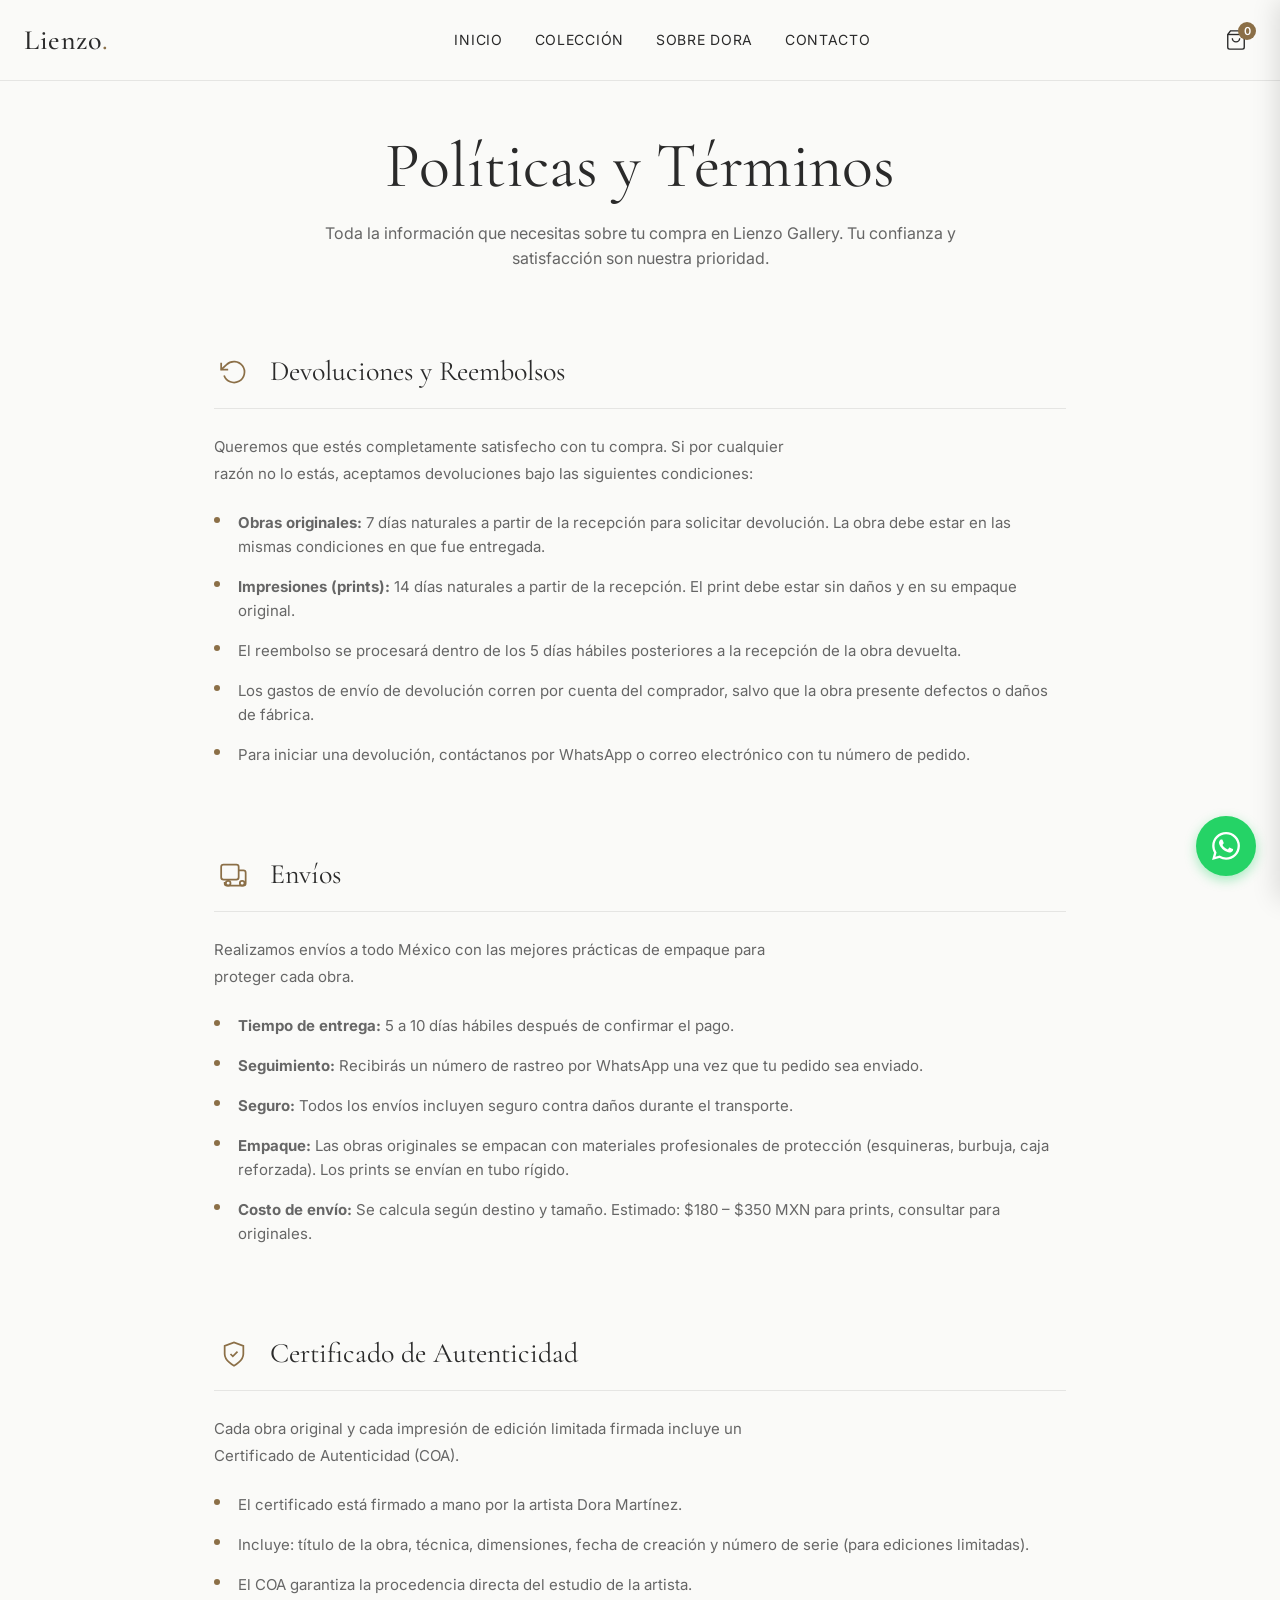
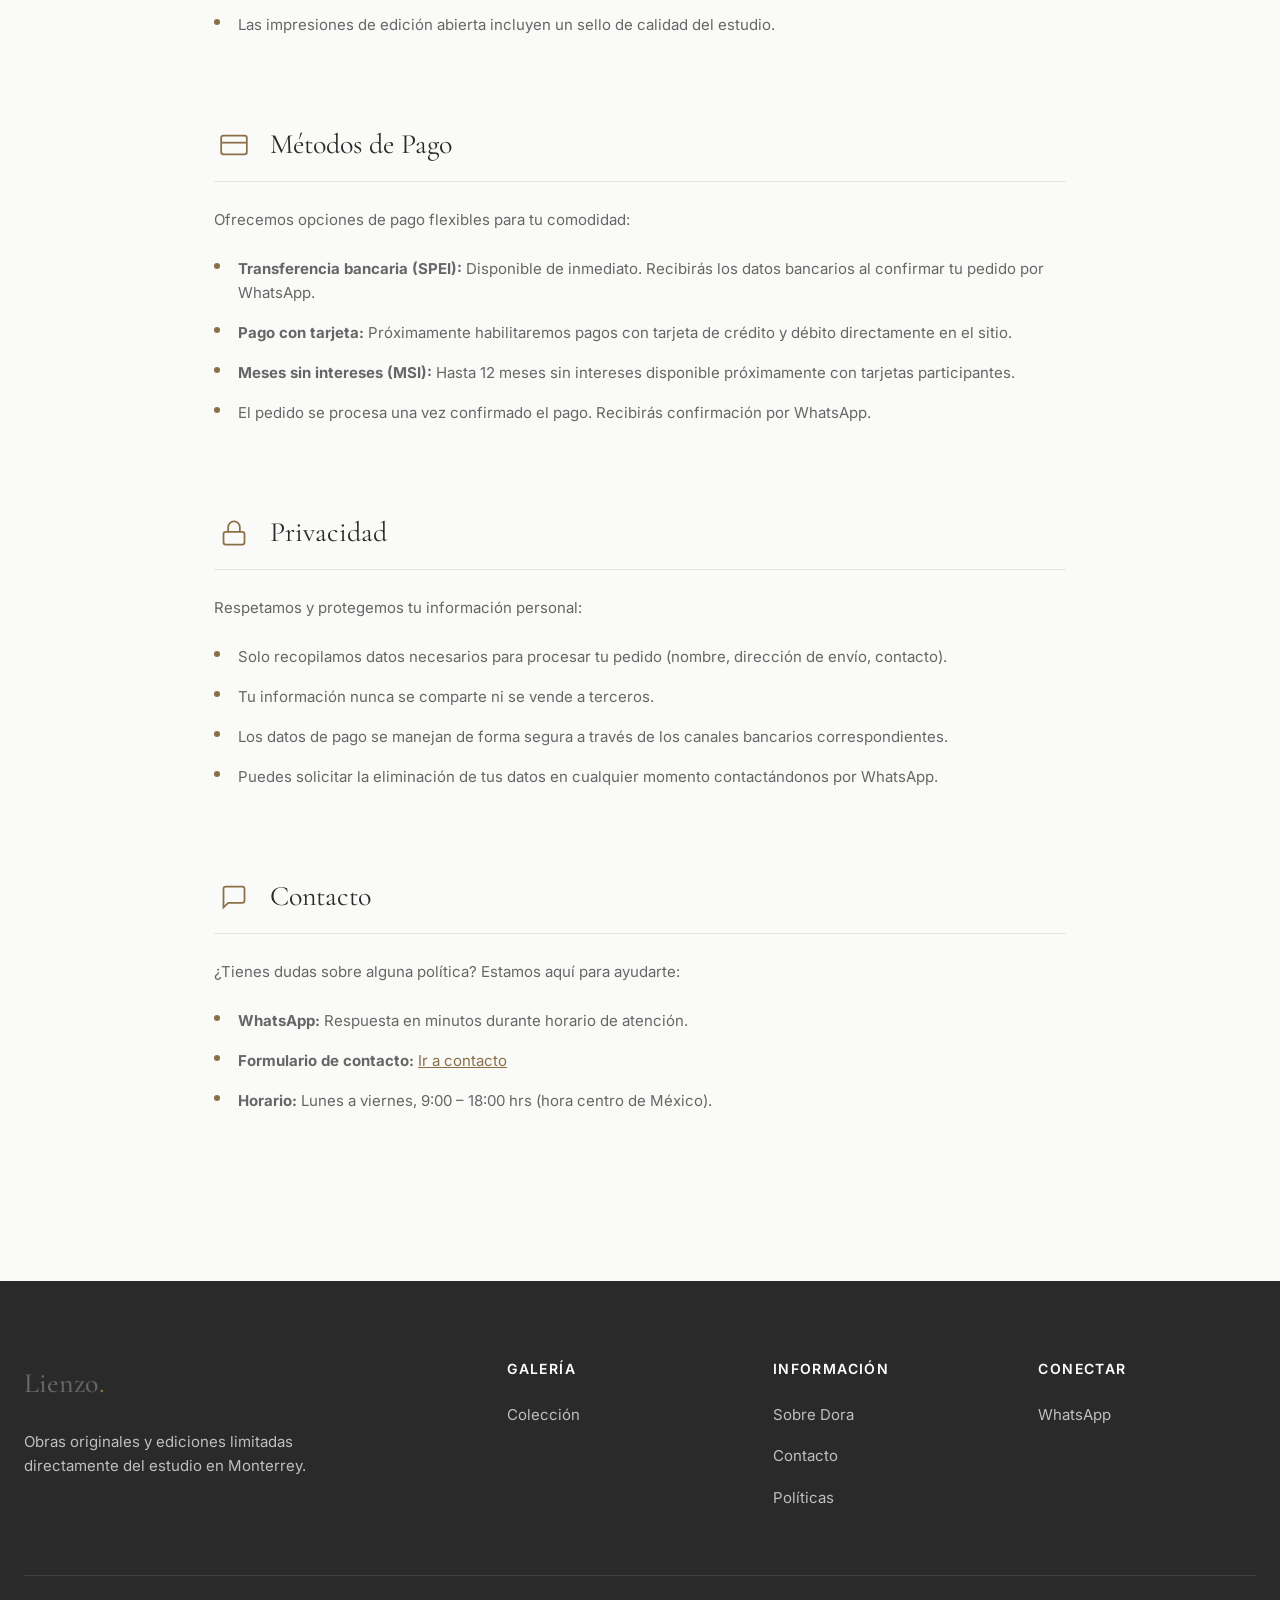
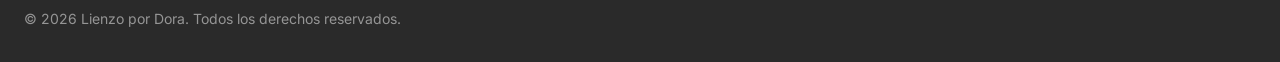
<file: policies.html>
<!DOCTYPE html>
<html lang="es-MX">
<head>
  <meta charset="UTF-8">
  <meta name="viewport" content="width=device-width, initial-scale=1.0">
  <meta name="description" content="Políticas de Lienzo Gallery: devoluciones, envíos, certificados de autenticidad, métodos de pago y privacidad.">
  <meta property="og:title" content="Políticas | Lienzo Gallery">
  <meta property="og:description" content="Políticas de Lienzo Gallery: devoluciones, envíos, certificados de autenticidad, métodos de pago y privacidad.">
  <meta property="og:url" content="https://fevaldez.github.io/lienzo-gallery/policies.html">
  <meta property="og:type" content="website">
  <meta property="og:site_name" content="Lienzo Gallery">
  <link rel="canonical" href="https://fevaldez.github.io/lienzo-gallery/policies.html">
  <link rel="icon" href="favicon.svg" type="image/svg+xml">
  <link rel="apple-touch-icon" href="apple-touch-icon.png">

  <link rel="preconnect" href="https://fonts.googleapis.com">
  <link rel="preconnect" href="https://fonts.gstatic.com" crossorigin>
  <link href="https://fonts.googleapis.com/css2?family=Cormorant+Garamond:ital,wght@0,400;0,500;1,400&family=Inter:wght@400;500;600&display=swap" rel="stylesheet" media="print" onload="this.media='all'">
  <noscript><link href="https://fonts.googleapis.com/css2?family=Cormorant+Garamond:ital,wght@0,400;0,500;1,400&family=Inter:wght@400;500;600&display=swap" rel="stylesheet"></noscript>

  <style>
    :root{--color-bg:#FAFAF8;--color-bg-alt:#F5F5F3;--color-text-primary:#2A2A2A;--color-text-secondary:#666;--color-accent:#8B6F47;--color-accent-hover:#7A6040;--color-border:#E5E5E3;--color-white:#FFF;--color-whatsapp:#25D366;--font-heading:'Cormorant Garamond',Georgia,serif;--font-body:'Inter',-apple-system,BlinkMacSystemFont,sans-serif;--space-xs:.5rem;--space-sm:1rem;--space-md:1.5rem;--space-lg:2rem;--space-xl:3rem;--space-2xl:5rem;--container-max:1400px;--container-narrow:900px;--transition-fast:150ms ease;--transition-base:300ms ease}
    *,*::before,*::after{box-sizing:border-box;margin:0;padding:0}html{font-size:16px;scroll-behavior:smooth}body{font-family:var(--font-body);font-size:1rem;line-height:1.6;color:var(--color-text-primary);background-color:var(--color-bg);-webkit-font-smoothing:antialiased;-moz-osx-font-smoothing:grayscale;padding-bottom:0}img{max-width:100%;height:auto;display:block}a{color:inherit;text-decoration:none;transition:color var(--transition-fast)}button{font-family:inherit;cursor:pointer;border:none;background:none}ul,ol{list-style:none}
    h1,h2,h3,h4{font-family:var(--font-heading);font-weight:400;line-height:1.2;color:var(--color-text-primary)}h1{font-size:clamp(2.5rem,5vw,4rem)}p{color:var(--color-text-secondary);max-width:65ch}
    .container{width:100%;max-width:var(--container-max);margin:0 auto;padding:0 var(--space-md)}.container--narrow{max-width:var(--container-narrow)}
    .header{position:fixed;top:0;left:0;right:0;z-index:1000;background:var(--color-bg);border-bottom:1px solid var(--color-border);transition:transform var(--transition-base),box-shadow var(--transition-base)}.header__inner{display:flex;justify-content:space-between;align-items:center;height:80px}.header__logo{font-family:var(--font-heading);font-size:1.75rem;font-weight:500;letter-spacing:.02em}.header__logo span{color:var(--color-accent)}
    .nav{display:none}.nav__list{display:flex;gap:var(--space-lg)}.nav__link{font-size:.875rem;letter-spacing:.05em;text-transform:uppercase;position:relative}
    .menu-toggle{display:flex;flex-direction:column;justify-content:center;gap:6px;width:28px;height:28px;z-index:1001}.menu-toggle span{display:block;width:100%;height:1.5px;background:var(--color-text-primary);transition:transform var(--transition-base),opacity var(--transition-base)}
    .mobile-nav{position:fixed;top:0;left:0;right:0;bottom:0;background:var(--color-bg);z-index:999;display:flex;flex-direction:column;justify-content:center;align-items:center;opacity:0;visibility:hidden;transition:opacity var(--transition-base),visibility var(--transition-base)}
    .visually-hidden{position:absolute;width:1px;height:1px;padding:0;margin:-1px;overflow:hidden;clip:rect(0,0,0,0);border:0}
    @media(max-width:639px){body{padding-bottom:60px}}
    @media(min-width:768px){.nav{display:block}.menu-toggle{display:none}}
  </style>
  <link rel="stylesheet" href="css/styles.css" media="print" onload="this.media='all'">
  <noscript><link rel="stylesheet" href="css/styles.css"></noscript>

  <title>Políticas | Lienzo Gallery</title>
</head>
<body>
  <a href="#main-content" class="visually-hidden">Ir al contenido principal</a>

  <header class="header" role="banner">
    <div class="container">
      <div class="header__inner">
        <a href="index.html" class="header__logo" aria-label="Lienzo - Inicio">Lienzo<span>.</span></a>
        <nav class="nav" role="navigation" aria-label="Navegación principal">
          <ul class="nav__list">
            <li><a href="index.html" class="nav__link">Inicio</a></li>
            <li><a href="gallery.html" class="nav__link">Colección</a></li>
            <li><a href="about.html" class="nav__link">Sobre Dora</a></li>
            <li><a href="contact.html" class="nav__link">Contacto</a></li>
          </ul>
        </nav>
        <div class="header__actions">
          <button class="header__cart" id="cart-toggle" aria-label="Carrito">
            <svg width="22" height="22" viewBox="0 0 24 24" fill="none" stroke="currentColor" stroke-width="1.5"><path d="M6 2L3 6v14a2 2 0 002 2h14a2 2 0 002-2V6l-3-4z"/><line x1="3" y1="6" x2="21" y2="6"/><path d="M16 10a4 4 0 01-8 0"/></svg>
            <span class="header__cart-count" id="cart-count" hidden>0</span>
          </button>
          <button class="menu-toggle" aria-label="Abrir menú" aria-expanded="false"><span></span><span></span><span></span></button>
        </div>
      </div>
    </div>
  </header>

  <nav class="mobile-nav" role="navigation" aria-label="Navegación móvil">
    <ul class="mobile-nav__list">
      <li class="mobile-nav__item"><a href="index.html" class="mobile-nav__link">Inicio</a></li>
      <li class="mobile-nav__item"><a href="gallery.html" class="mobile-nav__link">Colección</a></li>
      <li class="mobile-nav__item"><a href="about.html" class="mobile-nav__link">Sobre Dora</a></li>
      <li class="mobile-nav__item"><a href="contact.html" class="mobile-nav__link">Contacto</a></li>
    </ul>
  </nav>

  <main id="main-content">
    <section class="policies section">
      <div class="container container--narrow">
        <div class="policies__header">
          <h1>Políticas y Términos</h1>
          <p>Toda la información que necesitas sobre tu compra en Lienzo Gallery. Tu confianza y satisfacción son nuestra prioridad.</p>
        </div>

        <!-- Devoluciones -->
        <div class="policy-section">
          <div class="policy-section__header">
            <div class="policy-section__icon">
              <svg width="28" height="28" viewBox="0 0 24 24" fill="none" stroke="currentColor" stroke-width="1.5"><polyline points="1 4 1 10 7 10"/><path d="M3.51 15a9 9 0 1 0 2.13-9.36L1 10"/></svg>
            </div>
            <h2 class="policy-section__title">Devoluciones y Reembolsos</h2>
          </div>
          <p>Queremos que estés completamente satisfecho con tu compra. Si por cualquier razón no lo estás, aceptamos devoluciones bajo las siguientes condiciones:</p>
          <ul>
            <li><strong>Obras originales:</strong> 7 días naturales a partir de la recepción para solicitar devolución. La obra debe estar en las mismas condiciones en que fue entregada.</li>
            <li><strong>Impresiones (prints):</strong> 14 días naturales a partir de la recepción. El print debe estar sin daños y en su empaque original.</li>
            <li>El reembolso se procesará dentro de los 5 días hábiles posteriores a la recepción de la obra devuelta.</li>
            <li>Los gastos de envío de devolución corren por cuenta del comprador, salvo que la obra presente defectos o daños de fábrica.</li>
            <li>Para iniciar una devolución, contáctanos por WhatsApp o correo electrónico con tu número de pedido.</li>
          </ul>
        </div>

        <!-- Envíos -->
        <div class="policy-section">
          <div class="policy-section__header">
            <div class="policy-section__icon">
              <svg width="28" height="28" viewBox="0 0 24 24" fill="none" stroke="currentColor" stroke-width="1.5"><rect x="1" y="3" width="15" height="13" rx="2"/><path d="M16 8h4a2 2 0 0 1 2 2v9a2 2 0 0 1-2 2H6a2 2 0 0 1-2-2v-1"/><circle cx="7" cy="19" r="2"/><circle cx="19" cy="19" r="2"/></svg>
            </div>
            <h2 class="policy-section__title">Envíos</h2>
          </div>
          <p>Realizamos envíos a todo México con las mejores prácticas de empaque para proteger cada obra.</p>
          <ul>
            <li><strong>Tiempo de entrega:</strong> 5 a 10 días hábiles después de confirmar el pago.</li>
            <li><strong>Seguimiento:</strong> Recibirás un número de rastreo por WhatsApp una vez que tu pedido sea enviado.</li>
            <li><strong>Seguro:</strong> Todos los envíos incluyen seguro contra daños durante el transporte.</li>
            <li><strong>Empaque:</strong> Las obras originales se empacan con materiales profesionales de protección (esquineras, burbuja, caja reforzada). Los prints se envían en tubo rígido.</li>
            <li><strong>Costo de envío:</strong> Se calcula según destino y tamaño. Estimado: $180 – $350 MXN para prints, consultar para originales.</li>
          </ul>
        </div>

        <!-- Autenticidad -->
        <div class="policy-section">
          <div class="policy-section__header">
            <div class="policy-section__icon">
              <svg width="28" height="28" viewBox="0 0 24 24" fill="none" stroke="currentColor" stroke-width="1.5"><path d="M12 22s8-4 8-10V5l-8-3-8 3v7c0 6 8 10 8 10z"/><path d="M9 12l2 2 4-4"/></svg>
            </div>
            <h2 class="policy-section__title">Certificado de Autenticidad</h2>
          </div>
          <p>Cada obra original y cada impresión de edición limitada firmada incluye un Certificado de Autenticidad (COA).</p>
          <ul>
            <li>El certificado está firmado a mano por la artista Dora Martínez.</li>
            <li>Incluye: título de la obra, técnica, dimensiones, fecha de creación y número de serie (para ediciones limitadas).</li>
            <li>El COA garantiza la procedencia directa del estudio de la artista.</li>
            <li>Las impresiones de edición abierta incluyen un sello de calidad del estudio.</li>
          </ul>
        </div>

        <!-- Métodos de Pago -->
        <div class="policy-section">
          <div class="policy-section__header">
            <div class="policy-section__icon">
              <svg width="28" height="28" viewBox="0 0 24 24" fill="none" stroke="currentColor" stroke-width="1.5"><rect x="1" y="4" width="22" height="16" rx="2"/><line x1="1" y1="10" x2="23" y2="10"/></svg>
            </div>
            <h2 class="policy-section__title">Métodos de Pago</h2>
          </div>
          <p>Ofrecemos opciones de pago flexibles para tu comodidad:</p>
          <ul>
            <li><strong>Transferencia bancaria (SPEI):</strong> Disponible de inmediato. Recibirás los datos bancarios al confirmar tu pedido por WhatsApp.</li>
            <li><strong>Pago con tarjeta:</strong> Próximamente habilitaremos pagos con tarjeta de crédito y débito directamente en el sitio.</li>
            <li><strong>Meses sin intereses (MSI):</strong> Hasta 12 meses sin intereses disponible próximamente con tarjetas participantes.</li>
            <li>El pedido se procesa una vez confirmado el pago. Recibirás confirmación por WhatsApp.</li>
          </ul>
        </div>

        <!-- Privacidad -->
        <div class="policy-section">
          <div class="policy-section__header">
            <div class="policy-section__icon">
              <svg width="28" height="28" viewBox="0 0 24 24" fill="none" stroke="currentColor" stroke-width="1.5"><rect x="3" y="11" width="18" height="11" rx="2"/><path d="M7 11V7a5 5 0 0 1 10 0v4"/></svg>
            </div>
            <h2 class="policy-section__title">Privacidad</h2>
          </div>
          <p>Respetamos y protegemos tu información personal:</p>
          <ul>
            <li>Solo recopilamos datos necesarios para procesar tu pedido (nombre, dirección de envío, contacto).</li>
            <li>Tu información nunca se comparte ni se vende a terceros.</li>
            <li>Los datos de pago se manejan de forma segura a través de los canales bancarios correspondientes.</li>
            <li>Puedes solicitar la eliminación de tus datos en cualquier momento contactándonos por WhatsApp.</li>
          </ul>
        </div>

        <!-- Contacto -->
        <div class="policy-section">
          <div class="policy-section__header">
            <div class="policy-section__icon">
              <svg width="28" height="28" viewBox="0 0 24 24" fill="none" stroke="currentColor" stroke-width="1.5"><path d="M21 15a2 2 0 01-2 2H7l-4 4V5a2 2 0 012-2h14a2 2 0 012 2z"/></svg>
            </div>
            <h2 class="policy-section__title">Contacto</h2>
          </div>
          <p>¿Tienes dudas sobre alguna política? Estamos aquí para ayudarte:</p>
          <ul>
            <li><strong>WhatsApp:</strong> Respuesta en minutos durante horario de atención.</li>
            <li><strong>Formulario de contacto:</strong> <a href="contact.html" style="color: var(--color-accent); text-decoration: underline;">Ir a contacto</a></li>
            <li><strong>Horario:</strong> Lunes a viernes, 9:00 – 18:00 hrs (hora centro de México).</li>
          </ul>
        </div>

      </div>
    </section>
  </main>

  <a href="https://wa.me/521XXXXXXXXXX?text=Hola,%20tengo%20una%20pregunta%20sobre%20las%20políticas" class="whatsapp-float" target="_blank" rel="noopener" aria-label="Contactar por WhatsApp">
    <svg width="28" height="28" viewBox="0 0 24 24" fill="#FFFFFF"><path d="M17.472 14.382c-.297-.149-1.758-.867-2.03-.967-.273-.099-.471-.148-.67.15-.197.297-.767.966-.94 1.164-.173.199-.347.223-.644.075-.297-.15-1.255-.463-2.39-1.475-.883-.788-1.48-1.761-1.653-2.059-.173-.297-.018-.458.13-.606.134-.133.298-.347.446-.52.149-.174.198-.298.298-.497.099-.198.05-.371-.025-.52-.075-.149-.669-1.612-.916-2.207-.242-.579-.487-.5-.669-.51-.173-.008-.371-.01-.57-.01-.198 0-.52.074-.792.372-.272.297-1.04 1.016-1.04 2.479 0 1.462 1.065 2.875 1.213 3.074.149.198 2.096 3.2 5.077 4.487.709.306 1.262.489 1.694.625.712.227 1.36.195 1.871.118.571-.085 1.758-.719 2.006-1.413.248-.694.248-1.289.173-1.413-.074-.124-.272-.198-.57-.347m-5.421 7.403h-.004a9.87 9.87 0 01-5.031-1.378l-.361-.214-3.741.982.998-3.648-.235-.374a9.86 9.86 0 01-1.51-5.26c.001-5.45 4.436-9.884 9.888-9.884 2.64 0 5.122 1.03 6.988 2.898a9.825 9.825 0 012.893 6.994c-.003 5.45-4.437 9.884-9.885 9.884m8.413-18.297A11.815 11.815 0 0012.05 0C5.495 0 .16 5.335.157 11.892c0 2.096.547 4.142 1.588 5.945L.057 24l6.305-1.654a11.882 11.882 0 005.683 1.448h.005c6.554 0 11.89-5.335 11.893-11.893a11.821 11.821 0 00-3.48-8.413z"/></svg>
  </a>

  <nav class="bottom-nav" aria-label="Navegación inferior">
    <a href="index.html" class="bottom-nav__item"><svg width="22" height="22" viewBox="0 0 24 24" fill="none" stroke="currentColor" stroke-width="1.5"><path d="M3 9l9-7 9 7v11a2 2 0 01-2 2H5a2 2 0 01-2-2z"/></svg><span>Inicio</span></a>
    <a href="gallery.html" class="bottom-nav__item"><svg width="22" height="22" viewBox="0 0 24 24" fill="none" stroke="currentColor" stroke-width="1.5"><rect x="3" y="3" width="7" height="7"/><rect x="14" y="3" width="7" height="7"/><rect x="3" y="14" width="7" height="7"/><rect x="14" y="14" width="7" height="7"/></svg><span>Galería</span></a>
    <a href="about.html" class="bottom-nav__item"><svg width="22" height="22" viewBox="0 0 24 24" fill="none" stroke="currentColor" stroke-width="1.5"><circle cx="12" cy="8" r="4"/><path d="M20 21a8 8 0 10-16 0"/></svg><span>Sobre</span></a>
    <a href="contact.html" class="bottom-nav__item"><svg width="22" height="22" viewBox="0 0 24 24" fill="none" stroke="currentColor" stroke-width="1.5"><path d="M21 15a2 2 0 01-2 2H7l-4 4V5a2 2 0 012-2h14a2 2 0 012 2z"/></svg><span>Contacto</span></a>
  </nav>

  <!-- Cart Drawer -->
  <div class="cart-backdrop" id="cart-backdrop"></div>
  <aside class="cart-drawer" id="cart-drawer" aria-label="Carrito de compras">
    <div class="cart-drawer__header">
      <h2 class="cart-drawer__title">Carrito</h2>
      <button class="cart-drawer__close" id="cart-close" aria-label="Cerrar carrito">&times;</button>
    </div>
    <div class="cart-drawer__items" id="cart-items">
      <div class="cart-drawer__empty" id="cart-empty">
        <svg width="48" height="48" viewBox="0 0 24 24" fill="none" stroke="currentColor" stroke-width="1"><path d="M6 2L3 6v14a2 2 0 002 2h14a2 2 0 002-2V6l-3-4z"/><line x1="3" y1="6" x2="21" y2="6"/><path d="M16 10a4 4 0 01-8 0"/></svg>
        <p>Tu carrito está vacío</p>
        <a href="gallery.html" style="color: var(--color-accent); text-decoration: underline; font-size: 0.875rem;">Explorar la colección</a>
      </div>
    </div>
    <div class="cart-drawer__footer" id="cart-footer" hidden>
      <div class="cart-drawer__total">
        <span class="cart-drawer__total-label">Total</span>
        <span class="cart-drawer__total-price" id="cart-total">$0 MXN</span>
      </div>
      <a href="#" class="cart-drawer__checkout" id="cart-checkout" target="_blank" rel="noopener">
        <svg width="18" height="18" viewBox="0 0 24 24" fill="currentColor"><path d="M17.472 14.382c-.297-.149-1.758-.867-2.03-.967-.273-.099-.471-.148-.67.15-.197.297-.767.966-.94 1.164-.173.199-.347.223-.644.075-.297-.15-1.255-.463-2.39-1.475-.883-.788-1.48-1.761-1.653-2.059-.173-.297-.018-.458.13-.606.134-.133.298-.347.446-.52.149-.174.198-.298.298-.497.099-.198.05-.371-.025-.52-.075-.149-.669-1.612-.916-2.207-.242-.579-.487-.5-.669-.51-.173-.008-.371-.01-.57-.01-.198 0-.52.074-.792.372-.272.297-1.04 1.016-1.04 2.479 0 1.462 1.065 2.875 1.213 3.074.149.198 2.096 3.2 5.077 4.487.709.306 1.262.489 1.694.625.712.227 1.36.195 1.871.118.571-.085 1.758-.719 2.006-1.413.248-.694.248-1.289.173-1.413-.074-.124-.272-.198-.57-.347m-5.421 7.403h-.004a9.87 9.87 0 01-5.031-1.378l-.361-.214-3.741.982.998-3.648-.235-.374a9.86 9.86 0 01-1.51-5.26c.001-5.45 4.436-9.884 9.888-9.884 2.64 0 5.122 1.03 6.988 2.898a9.825 9.825 0 012.893 6.994c-.003 5.45-4.437 9.884-9.885 9.884m8.413-18.297A11.815 11.815 0 0012.05 0C5.495 0 .16 5.335.157 11.892c0 2.096.547 4.142 1.588 5.945L.057 24l6.305-1.654a11.882 11.882 0 005.683 1.448h.005c6.554 0 11.89-5.335 11.893-11.893a11.821 11.821 0 00-3.48-8.413z"/></svg>
        Continuar por WhatsApp
      </a>
      <button class="cart-drawer__continue" id="cart-continue">Seguir comprando</button>
    </div>
  </aside>

  <footer class="footer" role="contentinfo">
    <div class="container">
      <div class="footer__grid">
        <div class="footer__brand"><p class="footer__logo">Lienzo<span>.</span></p><p class="footer__tagline">Obras originales y ediciones limitadas directamente del estudio en Monterrey.</p></div>
        <nav class="footer__nav"><h4>Galería</h4><ul><li><a href="gallery.html">Colección</a></li></ul></nav>
        <nav class="footer__nav"><h4>Información</h4><ul><li><a href="about.html">Sobre Dora</a></li><li><a href="contact.html">Contacto</a></li><li><a href="policies.html">Políticas</a></li></ul></nav>
        <nav class="footer__nav"><h4>Conectar</h4><ul><li><a href="https://wa.me/521XXXXXXXXXX" target="_blank" rel="noopener">WhatsApp</a></li></ul></nav>
      </div>
      <div class="footer__bottom"><p class="footer__copyright">&copy; 2026 Lienzo por Dora. Todos los derechos reservados.</p></div>
    </div>
  </footer>
  <script src="js/main.js" defer></script>
</body>
</html>
</file>
<file: css/styles.css>
/* ============================================
   LIENZO GALLERY - Main Stylesheet
   Dual-Model: Originals + Prints
   Mobile-first, Premium Gallery Aesthetic
   ============================================ */

:root {
  --color-bg: #FAFAF8;
  --color-bg-alt: #F5F5F3;
  --color-text-primary: #2A2A2A;
  --color-text-secondary: #666666;
  --color-accent: #8B6F47;
  --color-accent-hover: #7A6040;
  --color-border: #E5E5E3;
  --color-white: #FFFFFF;
  --color-success: #2D8B4E;
  --color-sold: #C0392B;
  --color-upcoming: #95A5A6;
  --color-whatsapp: #25D366;

  --font-heading: 'Cormorant Garamond', Georgia, serif;
  --font-body: 'Inter', -apple-system, BlinkMacSystemFont, sans-serif;

  --space-xs: 0.5rem;
  --space-sm: 1rem;
  --space-md: 1.5rem;
  --space-lg: 2rem;
  --space-xl: 3rem;
  --space-2xl: 5rem;
  --space-3xl: 8rem;

  --container-max: 1400px;
  --container-narrow: 900px;

  --transition-fast: 150ms ease;
  --transition-base: 300ms ease;
  --transition-slow: 500ms ease;
}

/* Reset */
*, *::before, *::after { box-sizing: border-box; margin: 0; padding: 0; }
html { font-size: 16px; scroll-behavior: smooth; }
body {
  font-family: var(--font-body);
  font-size: 1rem;
  line-height: 1.6;
  color: var(--color-text-primary);
  background-color: var(--color-bg);
  -webkit-font-smoothing: antialiased;
  -moz-osx-font-smoothing: grayscale;
  padding-bottom: 0;
}
img { max-width: 100%; height: auto; display: block; }
a { color: inherit; text-decoration: none; transition: color var(--transition-fast); }
button { font-family: inherit; cursor: pointer; border: none; background: none; }
ul, ol { list-style: none; }

/* Typography */
h1, h2, h3, h4, h5, h6 {
  font-family: var(--font-heading);
  font-weight: 400;
  line-height: 1.2;
  color: var(--color-text-primary);
}
h1 { font-size: clamp(2.5rem, 5vw, 4rem); }
h2 { font-size: clamp(2rem, 4vw, 3rem); }
h3 { font-size: clamp(1.5rem, 3vw, 2rem); }
h4 { font-size: clamp(1.25rem, 2vw, 1.5rem); }
p { color: var(--color-text-secondary); max-width: 65ch; }

/* Layout */
.container { width: 100%; max-width: var(--container-max); margin: 0 auto; padding: 0 var(--space-md); }
.container--narrow { max-width: var(--container-narrow); }
.section { padding: var(--space-2xl) 0; }
.section--large { padding: var(--space-3xl) 0; }

/* Header */
.header {
  position: fixed; top: 0; left: 0; right: 0; z-index: 1000;
  background: var(--color-bg);
  border-bottom: 1px solid var(--color-border);
  transition: transform var(--transition-base), box-shadow var(--transition-base);
}
.header--hidden { transform: translateY(-100%); }
.header--scrolled { box-shadow: 0 2px 20px rgba(0,0,0,0.05); }
.header__inner { display: flex; justify-content: space-between; align-items: center; height: 80px; }
.header__back {
  display: flex; align-items: center; justify-content: center;
  width: 44px; height: 44px; color: var(--color-text-primary);
  flex-shrink: 0;
}
.header__back:hover { color: var(--color-accent); }
.header__back svg { display: block; }
@media (min-width: 768px) { .header__back { display: none; } }
.header__logo { font-family: var(--font-heading); font-size: 1.75rem; font-weight: 500; letter-spacing: 0.02em; }
.header__logo span { color: var(--color-accent); }

.nav { display: none; }
.nav__list { display: flex; gap: var(--space-lg); }
.nav__link {
  font-size: 0.875rem; letter-spacing: 0.05em; text-transform: uppercase; position: relative;
}
.nav__link::after {
  content: ''; position: absolute; bottom: -4px; left: 0; width: 0; height: 1px;
  background: var(--color-accent); transition: width var(--transition-base);
}
.nav__link:hover::after, .nav__link--active::after { width: 100%; }

/* Mobile Menu */
.menu-toggle {
  display: flex; flex-direction: column; justify-content: center; gap: 6px;
  width: 28px; height: 28px; z-index: 1001;
}
.menu-toggle span {
  display: block; width: 100%; height: 1.5px; background: var(--color-text-primary);
  transition: transform var(--transition-base), opacity var(--transition-base);
}
.menu-toggle--active span:nth-child(1) { transform: rotate(45deg) translate(5px, 5px); }
.menu-toggle--active span:nth-child(2) { opacity: 0; }
.menu-toggle--active span:nth-child(3) { transform: rotate(-45deg) translate(5px, -5px); }

.mobile-nav {
  position: fixed; top: 0; left: 0; right: 0; bottom: 0; background: var(--color-bg);
  z-index: 999; display: flex; flex-direction: column; justify-content: center; align-items: center;
  opacity: 0; visibility: hidden; transition: opacity var(--transition-base), visibility var(--transition-base);
}
.mobile-nav--active { opacity: 1; visibility: visible; }
.mobile-nav__list { text-align: center; }
.mobile-nav__item { margin-bottom: var(--space-lg); }
.mobile-nav__link { font-family: var(--font-heading); font-size: 2rem; display: block; padding: var(--space-xs) 0; }
.mobile-nav__link:hover { color: var(--color-accent); }

/* Hero Section */
.hero {
  min-height: 100vh; min-height: -webkit-fill-available;
  display: flex; align-items: center; padding-top: 80px; position: relative;
  overflow: hidden;
}
.hero__bg {
  position: absolute; top: 0; left: 0; width: 100%; height: 100%;
  background-size: cover; background-position: center;
  background-repeat: no-repeat; background-attachment: scroll;
  -webkit-transform: translateZ(0); transform: translateZ(0);
}
.hero__bg img { width: 100%; height: 100%; object-fit: cover; object-position: center; }
.hero__overlay {
  position: absolute; top: 0; left: 0; width: 100%; height: 100%;
  background: linear-gradient(135deg, rgba(42,42,42,0.7) 0%, rgba(42,42,42,0.4) 100%);
}

/* Safari iOS hero fix */
@supports (-webkit-touch-callout: none) {
  .hero {
    min-height: -webkit-fill-available;
  }
}
.hero__content { display: grid; gap: var(--space-xl); align-items: center; position: relative; z-index: 1; }
.hero__content--centered { justify-items: center; }
.hero__text { text-align: center; }
.hero__text--overlay { color: var(--color-white); }
.hero__text--overlay h1, .hero__text--overlay h2 { color: var(--color-white); }
.hero__text--overlay p { color: rgba(255,255,255,0.9); }
.hero__text--overlay .hero__tagline { color: rgba(255,255,255,0.8); }
.hero__tagline {
  font-size: 0.875rem; letter-spacing: 0.15em; text-transform: uppercase;
  color: var(--color-accent); margin-bottom: var(--space-sm);
}
.hero__title { margin-bottom: var(--space-md); }
.hero__subtitle { font-size: 1.125rem; margin-bottom: var(--space-lg); margin-left: auto; margin-right: auto; }
.hero__actions { display: flex; gap: var(--space-sm); justify-content: center; flex-wrap: wrap; }
.hero__image { position: relative; aspect-ratio: 4/5; overflow: hidden; }
.hero__image img { width: 100%; height: 100%; object-fit: cover; }

/* Placeholder Portrait */
.placeholder-portrait {
  width: 100%; aspect-ratio: 4/5; background: var(--color-bg-alt);
  display: flex; flex-direction: column; align-items: center; justify-content: center; gap: var(--space-sm);
}
.placeholder-portrait span { font-size: 0.875rem; color: var(--color-text-secondary); }

/* Buttons */
.btn {
  display: inline-flex; align-items: center; justify-content: center; gap: var(--space-xs);
  padding: 1rem 2rem; font-size: 0.875rem; font-weight: 500; letter-spacing: 0.05em;
  text-transform: uppercase; border-radius: 0; transition: all var(--transition-base);
}
.btn--small { padding: 0.625rem 1.25rem; font-size: 0.8125rem; }
.btn--primary { background: var(--color-text-primary); color: var(--color-white); }
.btn--primary:hover { background: var(--color-accent); }
.btn--outline { background: transparent; border: 1px solid var(--color-text-primary); color: var(--color-text-primary); }
.btn--outline:hover { background: var(--color-text-primary); color: var(--color-white); }
.btn--outline-light { border-color: var(--color-white); color: var(--color-white); }
.btn--outline-light:hover { background: var(--color-white); color: var(--color-text-primary); }
.btn--accent { background: var(--color-accent); color: var(--color-white); }
.btn--accent:hover { background: var(--color-accent-hover); }
.btn--whatsapp { background: var(--color-whatsapp); color: var(--color-white); }
.btn--whatsapp:hover { background: #1da851; }
.btn--block { width: 100%; }

/* Value Grid */
.value-grid {
  display: grid; grid-template-columns: 1fr; gap: var(--space-lg); text-align: center;
}
.value-card { padding: var(--space-lg); }
.value-card__icon { margin-bottom: var(--space-sm); color: var(--color-accent); }
.value-card__title {
  font-family: var(--font-body); font-size: 1.125rem; font-weight: 600; margin-bottom: var(--space-xs);
}
.value-card__text { font-size: 0.9375rem; margin: 0 auto; }

/* Trust Grid */
.trust-grid {
  display: grid; grid-template-columns: 1fr; gap: var(--space-lg); text-align: center;
}
.trust-badge { padding: var(--space-md); }
.trust-badge svg { margin: 0 auto var(--space-sm); display: block; }
.trust-badge h4 { font-family: var(--font-body); font-size: 1rem; font-weight: 500; margin-bottom: 0.25rem; }
.trust-badge p { font-size: 0.875rem; margin: 0 auto; }

/* Artwork Grid */
.artwork-grid { display: grid; grid-template-columns: 1fr; gap: var(--space-lg); }
.artwork-card { position: relative; cursor: pointer; }
.artwork-card__image {
  position: relative; aspect-ratio: 1; overflow: hidden; background: var(--color-bg-alt);
}
.artwork-card__image img {
  width: 100%; height: 100%; object-fit: cover; transition: transform var(--transition-slow);
}
.artwork-card:hover .artwork-card__image img { transform: scale(1.03); }

/* Status dots */
.artwork-card__status {
  position: absolute; top: var(--space-sm); left: var(--space-sm); z-index: 2;
  width: 10px; height: 10px; border-radius: 50%;
}
.artwork-card__status--available { background: var(--color-success); box-shadow: 0 0 0 3px rgba(45,139,78,0.2); }
.artwork-card__status--sold { background: var(--color-sold); box-shadow: 0 0 0 3px rgba(192,57,43,0.2); }
.artwork-card__status--upcoming { background: var(--color-upcoming); box-shadow: 0 0 0 3px rgba(149,165,166,0.2); }

/* Card overlay */
.artwork-card__overlay {
  position: absolute; inset: 0; background: rgba(42,42,42,0);
  display: flex; flex-direction: column; align-items: center; justify-content: center; gap: var(--space-xs);
  opacity: 0; transition: all var(--transition-base);
}
.artwork-card:hover .artwork-card__overlay { background: rgba(42,42,42,0.6); opacity: 1; }
.artwork-card__overlay-price, .artwork-card__overlay-prints {
  color: var(--color-white); font-size: 0.875rem; font-weight: 500;
  padding: 0.375rem 0.75rem; background: rgba(0,0,0,0.3); backdrop-filter: blur(4px);
}
.artwork-card__overlay--upcoming { opacity: 1; background: rgba(42,42,42,0.4); }
.artwork-card__overlay-soon {
  color: var(--color-white); font-size: 1.125rem; font-family: var(--font-heading);
  letter-spacing: 0.1em; text-transform: uppercase;
}

.artwork-card__info { padding: var(--space-md) 0; text-align: center; }
.artwork-card__title { font-family: var(--font-heading); font-size: 1.25rem; margin-bottom: var(--space-xs); }
.artwork-card__meta { font-size: 0.875rem; color: var(--color-text-secondary); margin-bottom: var(--space-xs); }
.artwork-card__price { font-size: 1rem; color: var(--color-accent); font-weight: 500; margin-bottom: var(--space-sm); }
.artwork-card__badge {
  position: absolute; top: var(--space-sm); left: var(--space-sm);
  padding: 0.5rem 1rem; font-size: 0.75rem; letter-spacing: 0.05em; text-transform: uppercase;
  background: var(--color-text-primary); color: var(--color-white);
}
.artwork-card__badge--sold { background: var(--color-sold); }

/* Section Headers */
.section-header { text-align: center; margin-bottom: var(--space-2xl); }
.section-header__subtitle {
  font-size: 0.875rem; letter-spacing: 0.15em; text-transform: uppercase;
  color: var(--color-accent); margin-bottom: var(--space-sm);
}
.section-header__title { margin-bottom: var(--space-md); }
.section-header__description { max-width: 600px; margin: 0 auto; }

/* Filters & Sort */
.filters {
  display: flex; flex-wrap: wrap; justify-content: center; gap: var(--space-sm); margin-bottom: var(--space-md);
}
.filter-btn {
  padding: 0.75rem 1.5rem; font-size: 0.875rem; letter-spacing: 0.05em; text-transform: uppercase;
  color: var(--color-text-secondary); border: 1px solid var(--color-border); transition: all var(--transition-fast);
}
.filter-btn:hover, .filter-btn--active {
  color: var(--color-text-primary); border-color: var(--color-text-primary);
}
.sort-bar { display: flex; justify-content: flex-end; margin-bottom: var(--space-lg); }
.sort-select {
  padding: 0.5rem 1rem; font-family: inherit; font-size: 0.875rem;
  border: 1px solid var(--color-border); background: var(--color-white);
  color: var(--color-text-secondary); cursor: pointer;
}

/* Product Page */
.product { padding-top: calc(80px + var(--space-xl)); }
.product__grid { display: grid; gap: var(--space-xl); }
.product__gallery { position: relative; }
.product__main-image-wrapper {
  width: 100%; display: flex; justify-content: center; align-items: center;
  background: var(--color-bg-alt); min-height: 300px; max-height: 80vh;
  padding: var(--space-md); margin-bottom: var(--space-md);
}
img.product__main-image {
  width: auto; height: auto; max-width: 100%; max-height: 80vh;
  object-fit: contain; display: block; margin: 0 auto; cursor: zoom-in;
}
.product__thumbnails { display: grid; grid-template-columns: repeat(4, 1fr); gap: var(--space-sm); }
.product__thumbnail {
  aspect-ratio: 1; background: var(--color-bg-alt); cursor: pointer; opacity: 0.6;
  transition: opacity var(--transition-fast); overflow: hidden;
}
.product__thumbnail--active, .product__thumbnail:hover { opacity: 1; }
.product__thumbnail img { width: 100%; height: 100%; object-fit: cover; }

.product__details { padding: var(--space-md) 0; }
.product__category {
  font-size: 0.875rem; letter-spacing: 0.15em; text-transform: uppercase;
  color: var(--color-accent); margin-bottom: var(--space-sm);
}
.product__title { margin-bottom: var(--space-md); }

/* Product Tabs */
.product-tabs { margin-bottom: var(--space-lg); }
.product-tabs__nav {
  display: flex; border-bottom: 2px solid var(--color-border); margin-bottom: var(--space-lg);
}
.product-tabs__btn {
  flex: 1; padding: var(--space-sm) var(--space-md); font-size: 0.875rem; font-weight: 600;
  letter-spacing: 0.1em; text-transform: uppercase; text-align: center;
  color: var(--color-text-secondary); border-bottom: 2px solid transparent;
  margin-bottom: -2px; transition: all var(--transition-fast);
}
.product-tabs__btn:hover { color: var(--color-text-primary); }
.product-tabs__btn--active {
  color: var(--color-accent); border-bottom-color: var(--color-accent);
}
.product-tabs__panel { display: none; }
.product-tabs__panel--active { display: block; }

/* Tab badges */
.product-badge {
  display: inline-block; padding: 0.375rem 0.75rem; font-size: 0.75rem; font-weight: 600;
  letter-spacing: 0.1em; text-transform: uppercase; margin-bottom: var(--space-md);
}
.product-badge--original { background: var(--color-text-primary); color: var(--color-white); }
.product-badge--prints { background: var(--color-accent); color: var(--color-white); }

.product__price {
  font-family: var(--font-heading); font-size: 1.75rem; color: var(--color-text-primary);
  margin-bottom: var(--space-sm);
}
.product__price-note { font-size: 0.8125rem; color: var(--color-text-secondary); margin-bottom: var(--space-lg); }

.product__description {
  margin-bottom: var(--space-lg); padding-bottom: var(--space-lg); border-bottom: 1px solid var(--color-border);
}

/* Specs */
.product__specs { margin-bottom: var(--space-lg); }
.product__spec {
  display: flex; justify-content: space-between; padding: var(--space-sm) 0;
  border-bottom: 1px solid var(--color-border); font-size: 0.9375rem;
}
.product__spec-label { color: var(--color-text-secondary); }

/* Includes list */
.product__includes { margin-bottom: var(--space-lg); }
.product__includes h4 {
  font-family: var(--font-body); font-size: 0.875rem; font-weight: 600;
  text-transform: uppercase; letter-spacing: 0.05em; margin-bottom: var(--space-sm);
}
.product__includes li {
  padding: var(--space-xs) 0; font-size: 0.9375rem; color: var(--color-text-secondary);
  padding-left: 1.5rem; position: relative;
}
.product__includes li::before {
  content: ''; position: absolute; left: 0; top: 50%; width: 6px; height: 6px;
  background: var(--color-success); border-radius: 50%; transform: translateY(-50%);
}

/* Print selectors */
.print-selector { margin-bottom: var(--space-lg); }
.print-selector__label {
  font-size: 0.875rem; font-weight: 600; text-transform: uppercase; letter-spacing: 0.05em;
  margin-bottom: var(--space-sm); display: block;
}
.print-selector__options { display: flex; gap: var(--space-xs); flex-wrap: wrap; }
.print-selector__option {
  flex: 1; min-width: 0;
}
.print-selector__option input { display: none; }
.print-selector__option label {
  display: block; padding: 0.75rem; border: 1px solid var(--color-border);
  text-align: center; font-size: 0.8125rem; cursor: pointer; transition: all var(--transition-fast);
}
.print-selector__option input:checked + label {
  border-color: var(--color-accent); background: rgba(139,111,71,0.05); color: var(--color-accent);
}
.print-selector__option label:hover { border-color: var(--color-text-secondary); }
.print-selector__option label small { display: block; font-size: 0.75rem; color: var(--color-text-secondary); margin-top: 2px; }

.prints-price {
  font-family: var(--font-heading); font-size: 1.5rem; color: var(--color-text-primary);
  margin-bottom: var(--space-xs);
}
.prints-shipping { font-size: 0.8125rem; color: var(--color-text-secondary); margin-bottom: var(--space-lg); }
.prints-details { font-size: 0.875rem; color: var(--color-text-secondary); margin-bottom: var(--space-lg); }

/* Product actions & story */
.product__actions { display: flex; flex-direction: column; gap: var(--space-sm); }
.product__story {
  margin-top: var(--space-2xl); padding-top: var(--space-2xl); border-top: 1px solid var(--color-border);
}
.product__story h3 { margin-bottom: var(--space-md); }
.product__story p { margin-bottom: var(--space-md); }

/* About Page */
.about-hero { padding-top: calc(80px + var(--space-xl)); }
.about-hero__grid { display: grid; gap: var(--space-xl); align-items: center; }
.about-hero__image { aspect-ratio: 4/5; overflow: hidden; }
.about-hero__image img { width: 100%; height: 100%; object-fit: cover; }
.about-hero__content h1 { margin-bottom: var(--space-md); }
.about-hero__content p { margin-bottom: var(--space-md); }

.about-techniques { margin-top: var(--space-lg); }
.about-techniques h3 { margin-bottom: var(--space-md); }
.technique-list { display: flex; flex-wrap: wrap; gap: var(--space-sm); }
.technique-tag {
  padding: 0.5rem 1rem; border: 1px solid var(--color-border); font-size: 0.875rem;
  color: var(--color-text-secondary);
}

/* Contact Page */
.contact-grid { display: grid; gap: var(--space-xl); }
.contact-info h3 { margin-bottom: var(--space-md); }
.contact-info p { margin-bottom: var(--space-lg); }
.contact-methods { display: flex; flex-direction: column; gap: var(--space-md); }
.contact-method { display: flex; align-items: center; gap: var(--space-md); padding: var(--space-md); background: var(--color-bg-alt); }
.contact-method__icon {
  width: 48px; height: 48px; display: flex; align-items: center; justify-content: center;
  background: var(--color-white); border-radius: 50%; flex-shrink: 0;
}
.contact-method__text h4 { font-family: var(--font-body); font-size: 1rem; font-weight: 500; margin-bottom: 0.25rem; }
.contact-method__text p { font-size: 0.875rem; margin-bottom: 0; }

/* Contact Form */
.contact-form { background: var(--color-bg-alt); padding: var(--space-xl); }
.contact-form h3 { margin-bottom: var(--space-lg); }
.form-group { margin-bottom: var(--space-md); }
.form-group label { display: block; font-size: 0.875rem; margin-bottom: var(--space-xs); color: var(--color-text-secondary); }
.form-group input, .form-group textarea, .form-group select {
  width: 100%; padding: 1rem; font-family: inherit; font-size: 1rem;
  border: 1px solid var(--color-border); background: var(--color-white); transition: border-color var(--transition-fast);
}
.form-group input:focus, .form-group textarea:focus, .form-group select:focus {
  outline: none; border-color: var(--color-accent);
}
.form-group textarea { min-height: 150px; resize: vertical; }

/* WhatsApp Floating Button */
.whatsapp-float {
  position: fixed; bottom: 24px; right: 24px; z-index: 900;
  width: 60px; height: 60px; border-radius: 50%;
  background: var(--color-whatsapp); color: var(--color-white);
  display: flex; align-items: center; justify-content: center;
  box-shadow: 0 4px 12px rgba(37,211,102,0.4);
  transition: transform var(--transition-fast), box-shadow var(--transition-fast);
}
.whatsapp-float:hover { transform: scale(1.1); box-shadow: 0 6px 20px rgba(37,211,102,0.5); }

/* Bottom Navigation (Mobile) */
.bottom-nav {
  display: none; position: fixed; bottom: 0; left: 0; right: 0; z-index: 800;
  background: var(--color-white); border-top: 1px solid var(--color-border);
  padding: 0.5rem 0 calc(0.5rem + env(safe-area-inset-bottom));
}
.bottom-nav__item {
  display: flex; flex-direction: column; align-items: center; gap: 2px;
  padding: 0.25rem; font-size: 0.625rem; letter-spacing: 0.05em; text-transform: uppercase;
  color: var(--color-text-secondary); transition: color var(--transition-fast);
}
.bottom-nav__item--active { color: var(--color-accent); }
.bottom-nav__item:hover { color: var(--color-accent); }

/* Modal */
.modal {
  position: fixed; inset: 0; z-index: 2000; display: flex; align-items: center; justify-content: center;
  opacity: 0; visibility: hidden; transition: opacity var(--transition-base), visibility var(--transition-base);
}
.modal--active { opacity: 1; visibility: visible; }
.modal__backdrop { position: absolute; inset: 0; background: rgba(0,0,0,0.6); }
.modal__content {
  position: relative; background: var(--color-white); padding: var(--space-xl);
  max-width: 440px; width: 90%; max-height: 90vh; overflow-y: auto;
}
.modal__close {
  position: absolute; top: var(--space-sm); right: var(--space-sm);
  font-size: 1.5rem; color: var(--color-text-secondary); line-height: 1;
}
.modal__title { margin-bottom: var(--space-sm); }
.modal__text { font-size: 0.9375rem; margin-bottom: var(--space-lg); }
.modal__form { display: flex; gap: var(--space-sm); }
.modal__form input {
  flex: 1; padding: 0.75rem 1rem; border: 1px solid var(--color-border);
  font-family: inherit; font-size: 1rem;
}
.modal__form input:focus { outline: none; border-color: var(--color-accent); }
.modal__success { color: var(--color-success); font-size: 0.9375rem; margin-top: var(--space-sm); }

/* Zoom Modal */
.zoom-modal {
  position: fixed; inset: 0; z-index: 2100; background: rgba(0,0,0,0.95);
  display: flex; align-items: center; justify-content: center;
  opacity: 0; visibility: hidden; transition: opacity var(--transition-base), visibility var(--transition-base);
  cursor: zoom-out;
}
.zoom-modal--active { opacity: 1; visibility: visible; }
.zoom-modal__close {
  position: absolute; top: var(--space-md); right: var(--space-md);
  color: var(--color-white); font-size: 2rem; z-index: 1;
}
.zoom-modal img {
  max-width: 95vw; max-height: 95vh; object-fit: contain;
}

/* Interest Modal */
.interest-modal__content { text-align: center; }

/* Footer */
.footer {
  background: var(--color-text-primary); color: var(--color-white); padding: var(--space-2xl) 0 var(--space-lg);
}
.footer__grid { display: grid; gap: var(--space-xl); margin-bottom: var(--space-xl); }
.footer__brand { max-width: 300px; }
.footer__logo { font-family: var(--font-heading); font-size: 1.75rem; font-weight: 500; margin-bottom: var(--space-md); }
.footer__logo span { color: var(--color-accent); }
.footer__tagline { color: rgba(255,255,255,0.7); font-size: 0.9375rem; }
.footer__nav h4 {
  font-family: var(--font-body); font-size: 0.875rem; font-weight: 600;
  letter-spacing: 0.1em; text-transform: uppercase; margin-bottom: var(--space-md); color: var(--color-white);
}
.footer__nav ul li { margin-bottom: var(--space-sm); }
.footer__nav a { color: rgba(255,255,255,0.7); font-size: 0.9375rem; transition: color var(--transition-fast); }
.footer__nav a:hover { color: var(--color-white); }
.footer__bottom {
  padding-top: var(--space-lg); border-top: 1px solid rgba(255,255,255,0.1);
  display: flex; flex-direction: column; gap: var(--space-md); align-items: center; text-align: center;
}
.footer__copyright { color: rgba(255,255,255,0.5); font-size: 0.875rem; }
.footer__social { display: flex; gap: var(--space-md); }
.footer__social a {
  width: 40px; height: 40px; display: flex; align-items: center; justify-content: center;
  border: 1px solid rgba(255,255,255,0.2); border-radius: 50%; color: var(--color-white);
  transition: all var(--transition-fast);
}
.footer__social a:hover { background: var(--color-accent); border-color: var(--color-accent); }

/* Utilities */
.visually-hidden {
  position: absolute; width: 1px; height: 1px; padding: 0; margin: -1px;
  overflow: hidden; clip: rect(0,0,0,0); border: 0;
}
.text-center { text-align: center; }
.mb-0 { margin-bottom: 0; }
.mt-lg { margin-top: var(--space-lg); }
.mt-xl { margin-top: var(--space-xl); }

/* ============================================
   Responsive Breakpoints
   ============================================ */

/* Mobile bottom nav visible */
@media (max-width: 639px) {
  .bottom-nav { display: flex; justify-content: space-around; }
  .whatsapp-float { bottom: 80px; }
  body { padding-bottom: 60px; }
  .footer { padding-bottom: calc(var(--space-lg) + 60px); }
  .hero { min-height: 80vh; min-height: -webkit-fill-available; }
  .product__main-image-wrapper { min-height: 200px; padding: var(--space-sm); }
}

/* Tablet (768px+) */
@media (min-width: 768px) {
  .nav { display: block; }
  .menu-toggle { display: none; }

  .hero__content { grid-template-columns: 1fr 1fr; gap: var(--space-2xl); }
  .hero__content--centered { grid-template-columns: 1fr; }
  .hero__text { text-align: left; order: -1; }
  .hero__text--overlay { text-align: center; }
  .hero__subtitle { margin-left: 0; }

  .value-grid { grid-template-columns: repeat(3, 1fr); }
  .trust-grid { grid-template-columns: repeat(3, 1fr); }
  .artwork-grid { grid-template-columns: repeat(2, 1fr); }
  .product__grid { grid-template-columns: 1fr 1fr; gap: var(--space-2xl); }
  .about-hero__grid { grid-template-columns: 1fr 1fr; }
  .contact-grid { grid-template-columns: 1fr 1fr; }
  .footer__grid { grid-template-columns: 2fr 1fr 1fr 1fr; }
  .footer__bottom { flex-direction: row; justify-content: space-between; text-align: left; }
}

/* Desktop (1024px+) */
@media (min-width: 1024px) {
  .artwork-grid { grid-template-columns: repeat(3, 1fr); }
  .product__actions { flex-direction: row; }
  .product__actions .btn { flex: 1; }
  .product__main-image-wrapper { max-height: 90vh; }
  img.product__main-image { max-height: 90vh; }
}

/* Large Desktop (1200px+) */
@media (min-width: 1200px) {
  .artwork-grid { grid-template-columns: repeat(4, 1fr); }
}

/* Header Actions (cart + menu toggle) */
.header__actions { display: flex; align-items: center; gap: var(--space-sm); }
.header__cart {
  position: relative; display: flex; align-items: center; justify-content: center;
  width: 40px; height: 40px; color: var(--color-text-primary);
  transition: color var(--transition-fast);
}
.header__cart:hover { color: var(--color-accent); }
.header__cart-count {
  position: absolute; top: 2px; right: 0; min-width: 18px; height: 18px;
  background: var(--color-accent); color: var(--color-white); font-size: 0.6875rem;
  font-weight: 600; border-radius: 9px; display: flex; align-items: center;
  justify-content: center; padding: 0 4px; line-height: 1;
  animation: cartBadgePop 300ms ease;
}
@keyframes cartBadgePop {
  0% { transform: scale(0); }
  60% { transform: scale(1.2); }
  100% { transform: scale(1); }
}

/* Back Button (product pages) — mobile only */
.product__back {
  display: inline-flex; align-items: center; gap: 0.5rem;
  font-size: 0.875rem; color: var(--color-text-secondary);
  padding: 0.5rem 0; min-height: 44px;
  transition: color var(--transition-fast);
}
.product__back:hover { color: var(--color-accent); }
.product__back svg { transition: transform var(--transition-fast); }
.product__back:hover svg { transform: translateX(-3px); }

/* Cart Drawer */
.cart-backdrop {
  position: fixed; inset: 0; z-index: 1999; background: rgba(0,0,0,0);
  visibility: hidden; transition: background var(--transition-base), visibility var(--transition-base);
}
.cart-backdrop--active { visibility: visible; background: rgba(0,0,0,0.5); }

.cart-drawer {
  position: fixed; top: 0; right: 0; bottom: 0; z-index: 2000;
  width: 100%; max-width: 420px; background: var(--color-white);
  box-shadow: -4px 0 24px rgba(0,0,0,0.12);
  transform: translateX(100%); transition: transform var(--transition-base);
  display: flex; flex-direction: column;
}
.cart-drawer--active { transform: translateX(0); }

.cart-drawer__header {
  display: flex; justify-content: space-between; align-items: center;
  padding: var(--space-md) var(--space-lg);
  border-bottom: 1px solid var(--color-border);
}
.cart-drawer__title {
  font-family: var(--font-heading); font-size: 1.5rem; font-weight: 400;
}
.cart-drawer__close {
  width: 36px; height: 36px; display: flex; align-items: center; justify-content: center;
  font-size: 1.5rem; color: var(--color-text-secondary);
  transition: color var(--transition-fast);
}
.cart-drawer__close:hover { color: var(--color-text-primary); }

.cart-drawer__items {
  flex: 1; overflow-y: auto; padding: var(--space-md) var(--space-lg);
}

.cart-drawer__empty {
  display: flex; flex-direction: column; align-items: center; justify-content: center;
  height: 100%; gap: var(--space-md); text-align: center; color: var(--color-text-secondary);
}
.cart-drawer__empty svg { opacity: 0.3; }
.cart-drawer__empty p { font-size: 0.9375rem; }

.cart-item {
  display: flex; gap: var(--space-md); padding: var(--space-md) 0;
  border-bottom: 1px solid var(--color-border);
}
.cart-item:last-child { border-bottom: none; }
.cart-item__image {
  width: 80px; height: 80px; flex-shrink: 0; background: var(--color-bg-alt); overflow: hidden;
}
.cart-item__image img { width: 100%; height: 100%; object-fit: cover; }
.cart-item__details { flex: 1; min-width: 0; }
.cart-item__title {
  font-family: var(--font-heading); font-size: 1.125rem; margin-bottom: 0.25rem;
  white-space: nowrap; overflow: hidden; text-overflow: ellipsis;
}
.cart-item__meta { font-size: 0.8125rem; color: var(--color-text-secondary); margin-bottom: 0.25rem; }
.cart-item__price { font-size: 0.9375rem; font-weight: 500; color: var(--color-text-primary); }
.cart-item__remove {
  font-size: 0.75rem; color: var(--color-text-secondary); text-decoration: underline;
  margin-top: 0.25rem; display: inline-block; cursor: pointer;
  transition: color var(--transition-fast);
}
.cart-item__remove:hover { color: var(--color-sold); }

.cart-drawer__footer {
  padding: var(--space-md) var(--space-lg); border-top: 1px solid var(--color-border);
  background: var(--color-bg-alt);
}
.cart-drawer__total {
  display: flex; justify-content: space-between; align-items: center;
  margin-bottom: var(--space-md);
}
.cart-drawer__total-label { font-size: 0.9375rem; color: var(--color-text-secondary); }
.cart-drawer__total-price {
  font-family: var(--font-heading); font-size: 1.5rem; color: var(--color-text-primary);
}
.cart-drawer__checkout {
  width: 100%; display: flex; align-items: center; justify-content: center; gap: var(--space-xs);
  padding: 1rem; font-size: 0.875rem; font-weight: 500; letter-spacing: 0.05em;
  text-transform: uppercase; background: var(--color-whatsapp); color: var(--color-white);
  transition: background var(--transition-fast); text-decoration: none;
}
.cart-drawer__checkout:hover { background: #1da851; }
.cart-drawer__continue {
  display: block; width: 100%; text-align: center; margin-top: var(--space-sm);
  font-size: 0.8125rem; color: var(--color-text-secondary);
  text-decoration: underline; cursor: pointer;
  transition: color var(--transition-fast);
}
.cart-drawer__continue:hover { color: var(--color-text-primary); }

/* Toast Notification */
.toast {
  position: fixed; bottom: 100px; left: 50%; transform: translateX(-50%) translateY(20px);
  z-index: 2100; background: var(--color-text-primary); color: var(--color-white);
  padding: 0.75rem 1.5rem; font-size: 0.875rem; font-weight: 500;
  box-shadow: 0 4px 16px rgba(0,0,0,0.2); opacity: 0;
  transition: opacity var(--transition-base), transform var(--transition-base);
  white-space: nowrap; pointer-events: none;
}
.toast--visible { opacity: 1; transform: translateX(-50%) translateY(0); }

/* Breadcrumb & Navigation — responsive */
.breadcrumb {
  margin-top: 80px; font-size: 0.8125rem; color: var(--color-text-secondary);
  position: sticky; top: 80px; z-index: 999; background: var(--color-bg);
  padding: var(--space-md) 0 var(--space-sm);
  display: none;
}
.header--hidden ~ main .breadcrumb { top: 0; }
.breadcrumb nav[aria-label="Breadcrumb"] { display: none; }
.breadcrumb a { color: var(--color-accent); transition: color var(--transition-fast); }
.breadcrumb a:hover { color: var(--color-accent-hover); text-decoration: underline; }
.breadcrumb span { color: var(--color-text-secondary); }

/* Desktop: show breadcrumb and back button */
@media (min-width: 768px) {
  .breadcrumb { display: block; }
  .breadcrumb nav[aria-label="Breadcrumb"] { display: flex; align-items: center; gap: 0.5rem; flex-wrap: wrap; }
  .product__back { font-size: 0.8125rem; }
  .product__back svg { width: 18px; height: 18px; }
}

/* Policies Page */
.policies { padding-top: calc(80px + var(--space-xl)); }
.policies__header { text-align: center; margin-bottom: var(--space-2xl); }
.policies__header h1 { margin-bottom: var(--space-sm); }
.policies__header p { margin: 0 auto; }

.policy-section { margin-bottom: var(--space-2xl); }
.policy-section__header {
  display: flex; align-items: center; gap: var(--space-sm);
  margin-bottom: var(--space-md); padding-bottom: var(--space-sm);
  border-bottom: 1px solid var(--color-border);
}
.policy-section__icon {
  width: 40px; height: 40px; display: flex; align-items: center; justify-content: center;
  color: var(--color-accent); flex-shrink: 0;
}
.policy-section__title {
  font-family: var(--font-heading); font-size: clamp(1.25rem, 2.5vw, 1.75rem);
  font-weight: 400;
}
.policy-section p {
  margin-bottom: var(--space-sm); line-height: 1.8; font-size: 0.9375rem;
}
.policy-section ul { margin-bottom: var(--space-sm); }
.policy-section ul li {
  padding: 0.5rem 0; padding-left: 1.5rem; position: relative;
  font-size: 0.9375rem; color: var(--color-text-secondary); line-height: 1.6;
}
.policy-section ul li::before {
  content: ''; position: absolute; left: 0; top: 0.9rem;
  width: 6px; height: 6px; background: var(--color-accent); border-radius: 50%;
}

/* Reduced Motion */
@media (prefers-reduced-motion: reduce) {
  *, *::before, *::after {
    animation-duration: 0.01ms !important;
    animation-iteration-count: 1 !important;
    transition-duration: 0.01ms !important;
  }
  html { scroll-behavior: auto; }
}

/* Cart drawer mobile full-width */
@media (max-width: 639px) {
  .cart-drawer { max-width: 100%; }
  .toast { bottom: 80px; }
}
</file>
